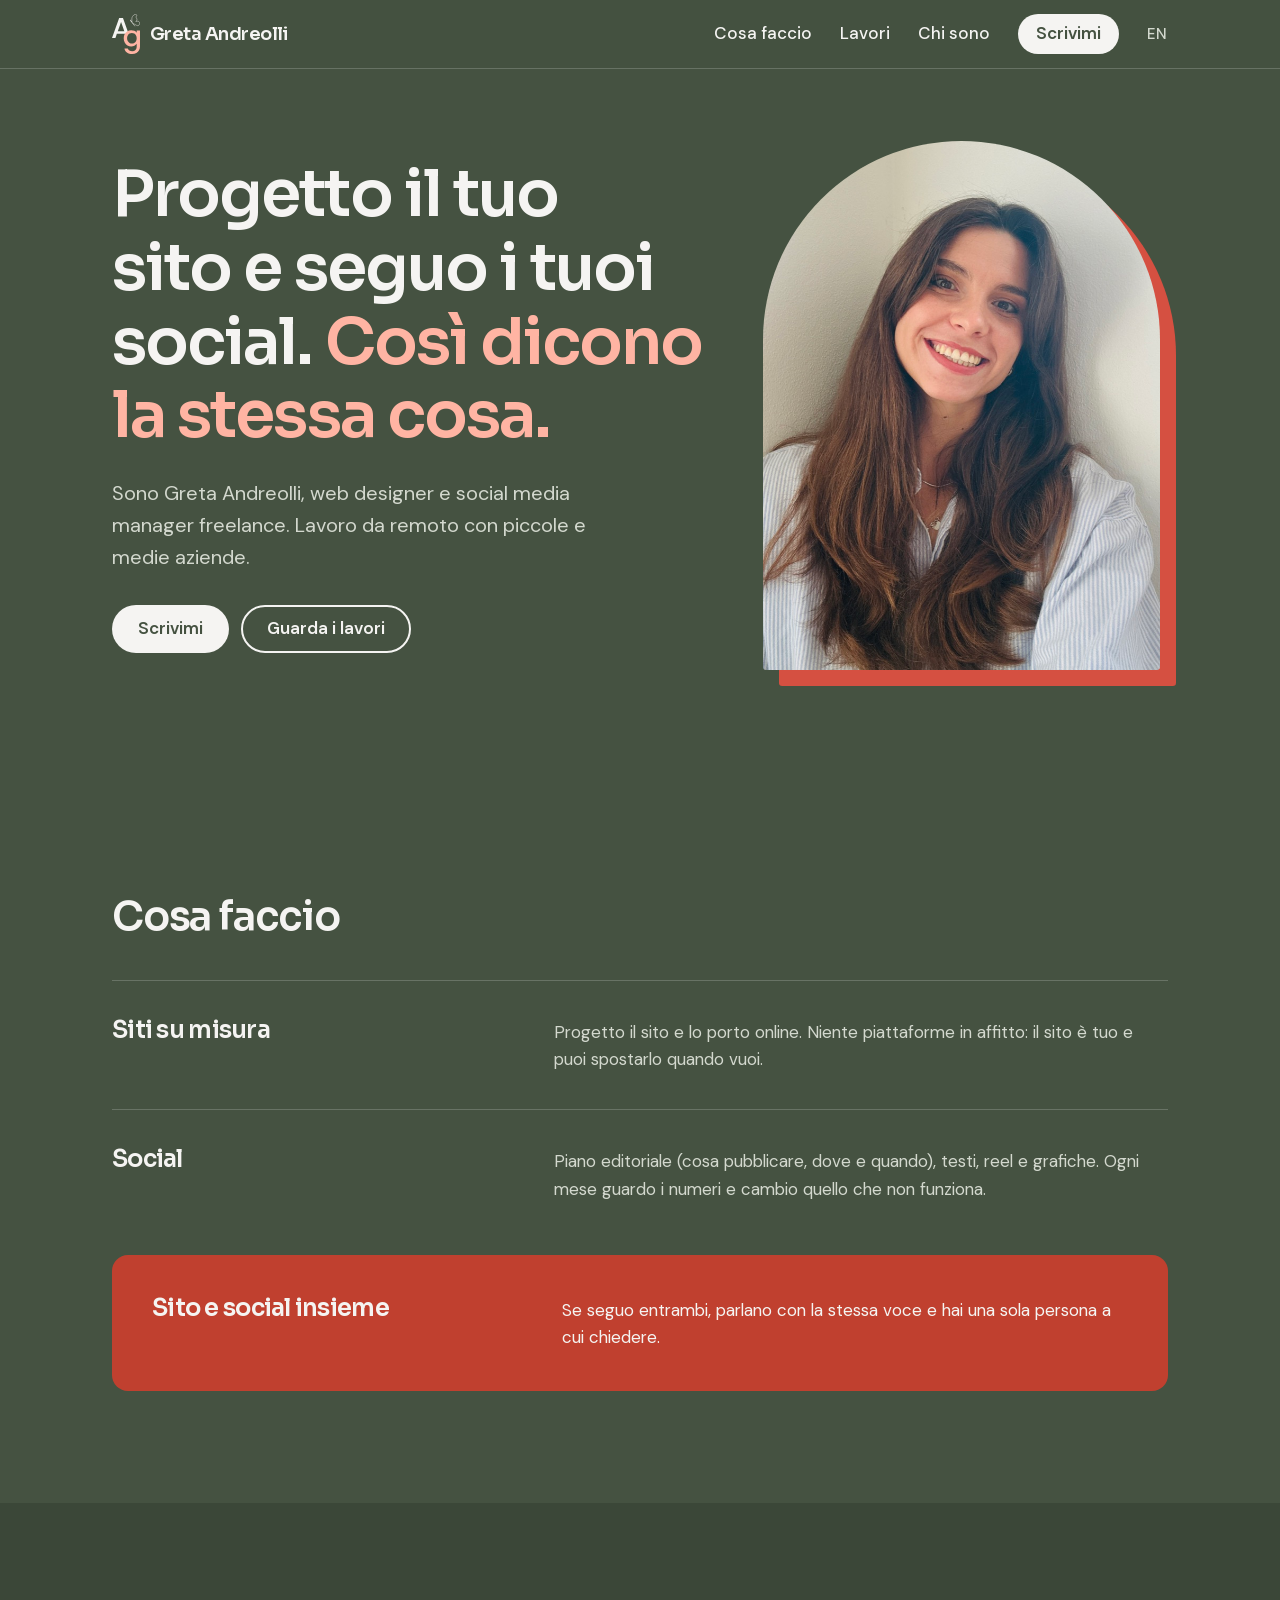
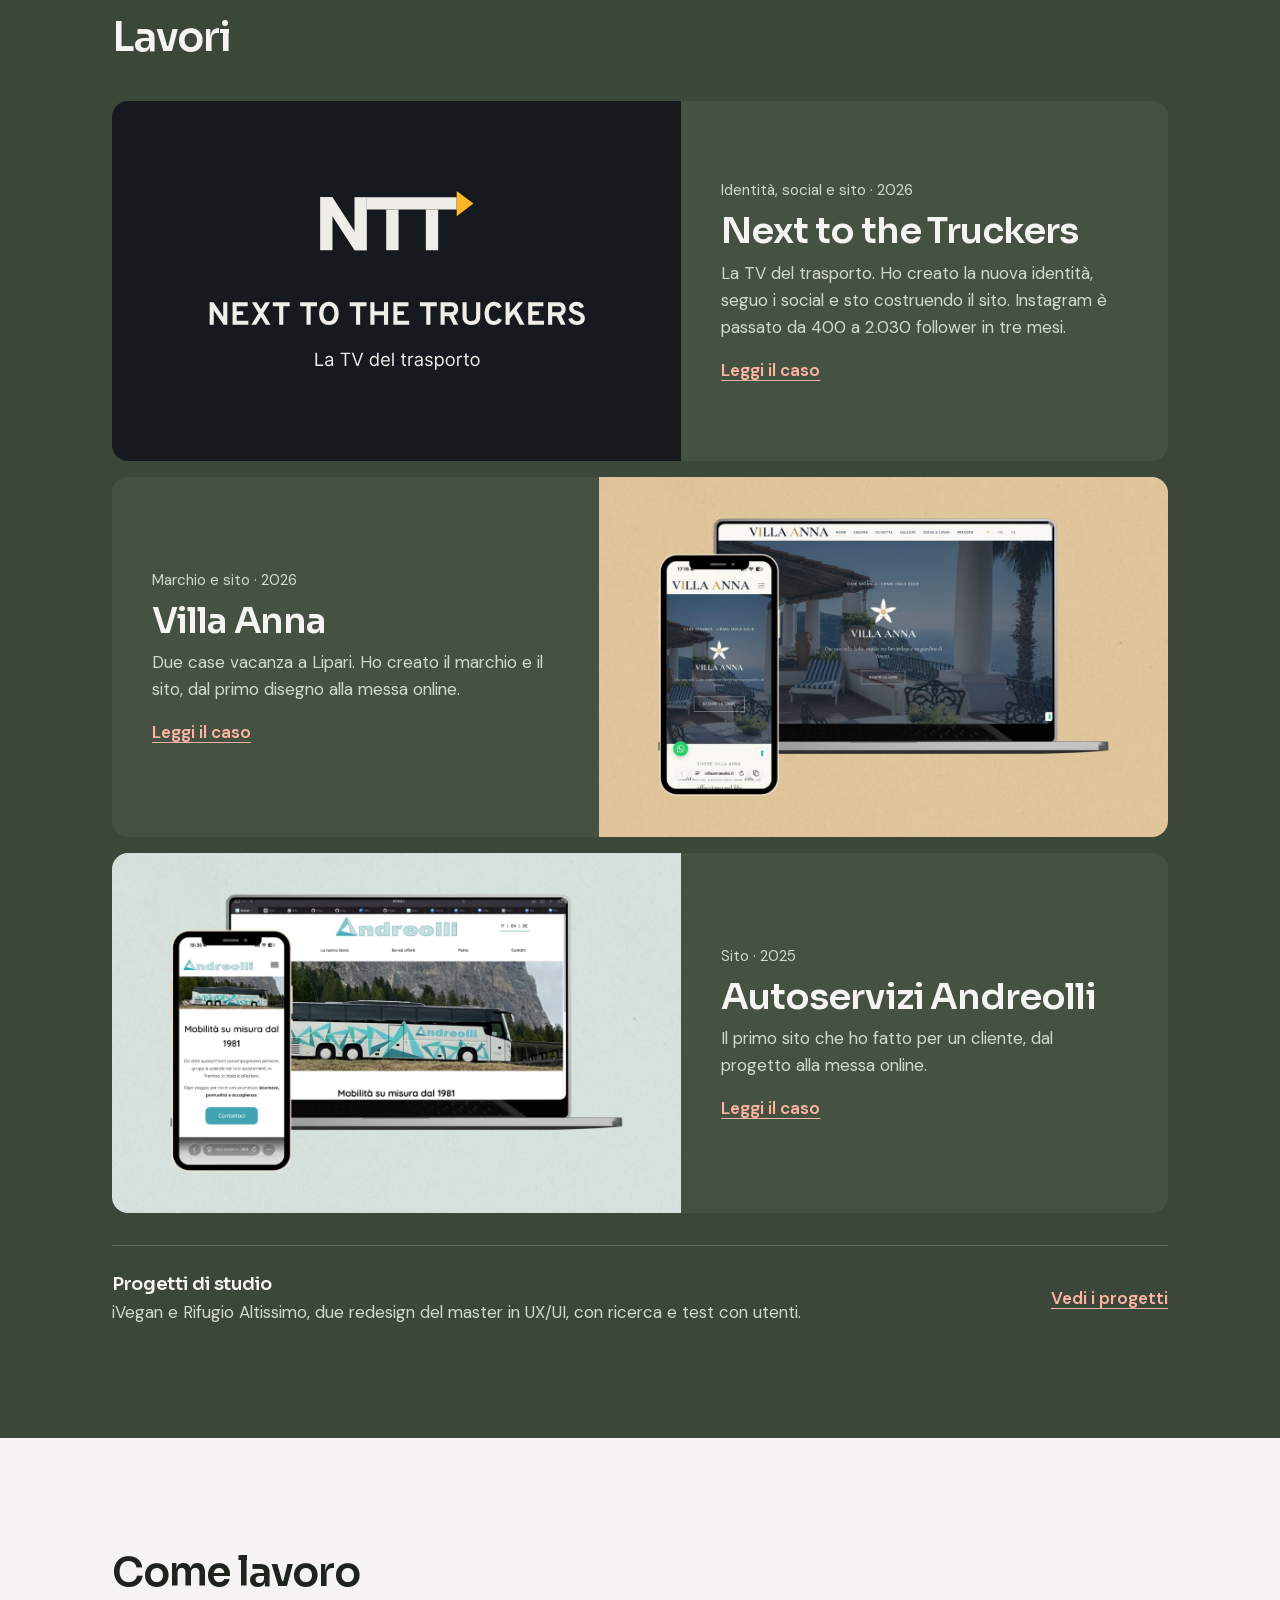
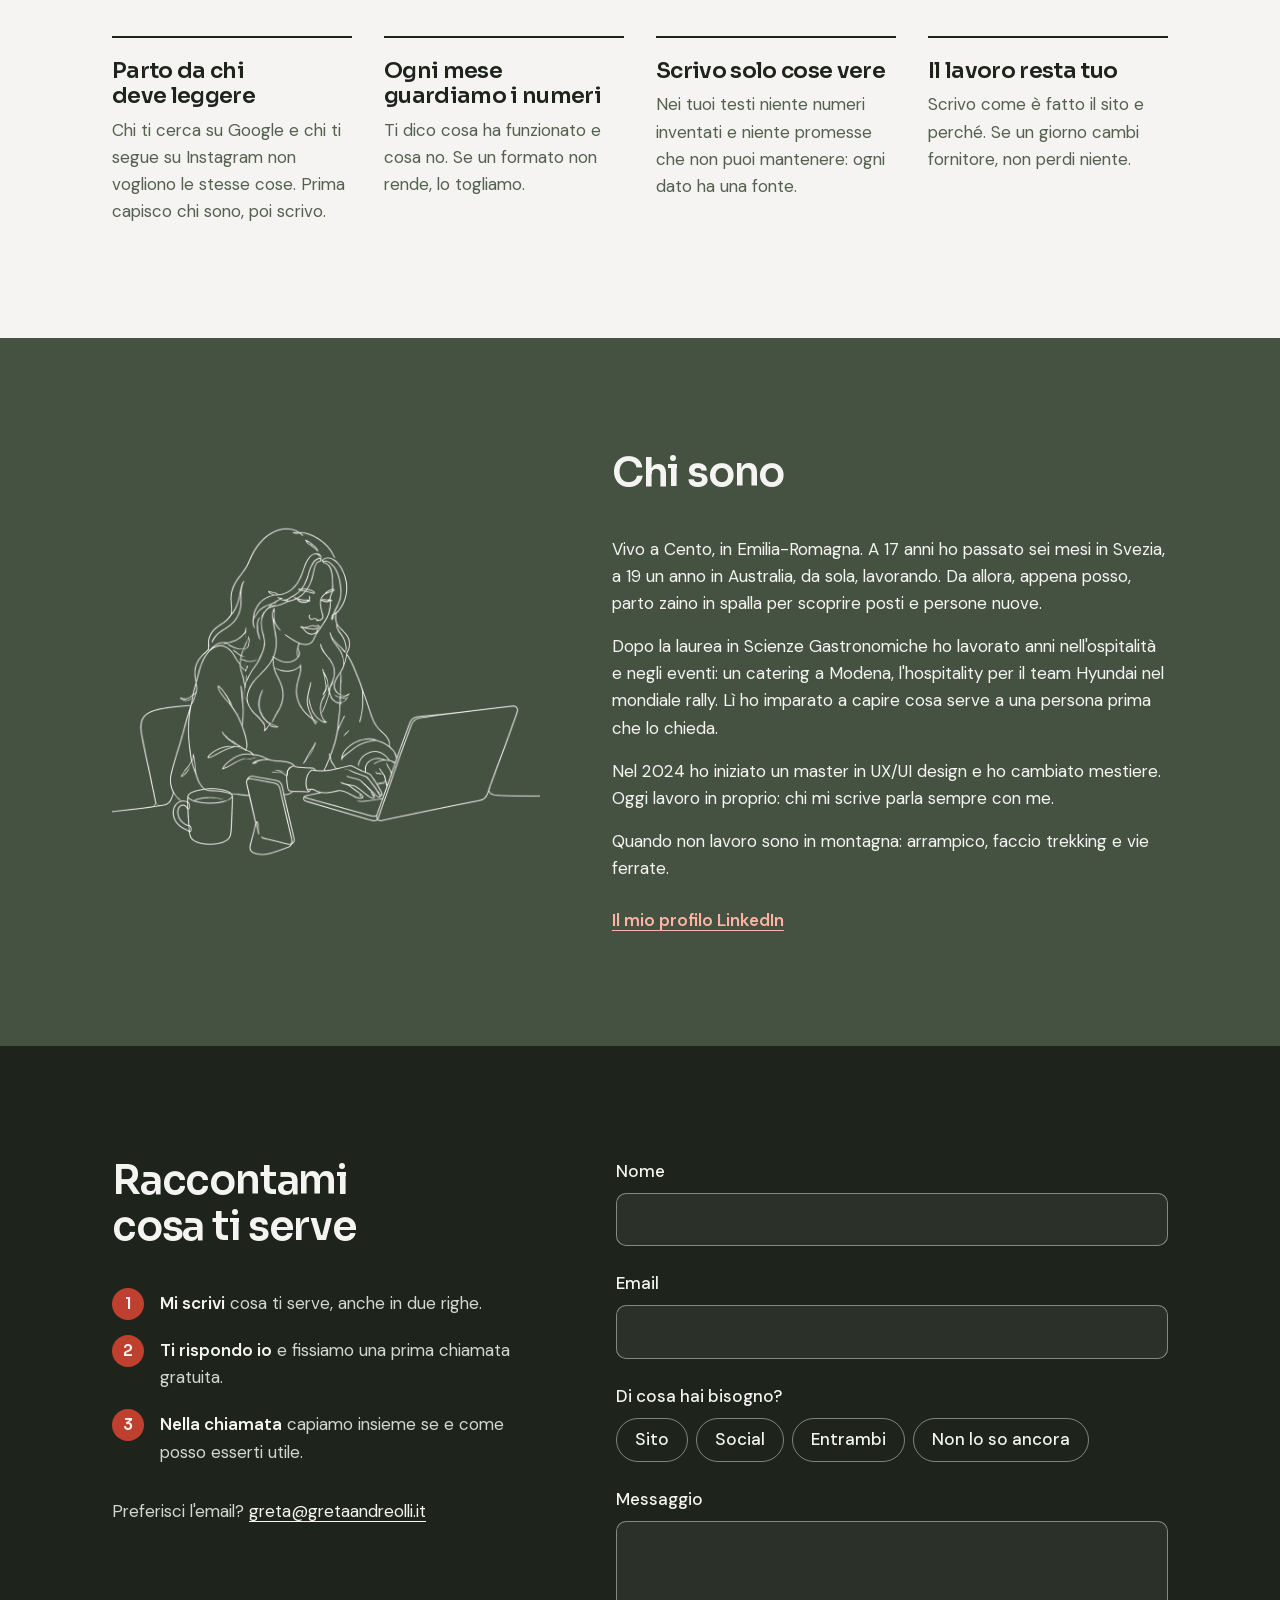
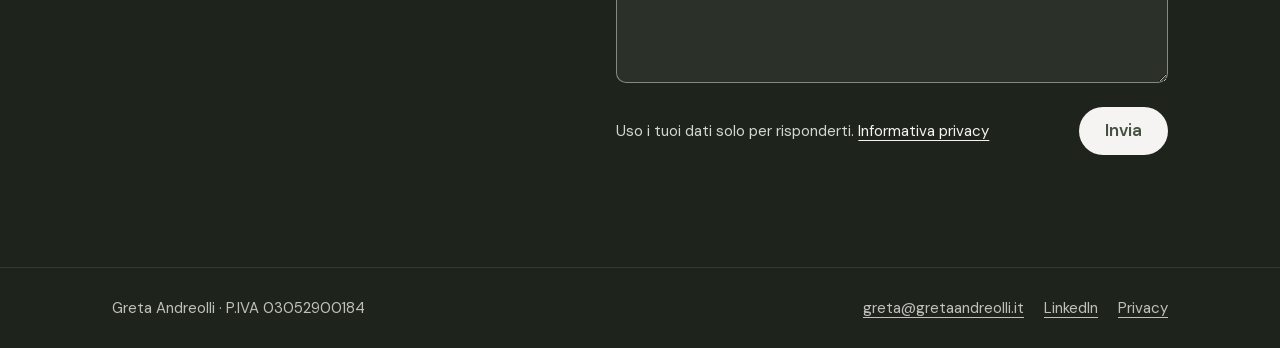
<file: index.html>
<!DOCTYPE html>
<html lang="it">
<head>
  <meta charset="UTF-8">
  <meta name="viewport" content="width=device-width, initial-scale=1.0">
  <meta name="theme-color" content="#455241">

  <title>Greta Andreolli – Web designer e social media manager</title>
  <meta name="description" content="Progetto siti su misura e seguo i social di piccole e medie aziende, da remoto. Una sola persona per sito e social.">
  <meta name="author" content="Greta Andreolli">

  <!-- Open Graph: anteprima quando il link viene condiviso (LinkedIn, WhatsApp…) -->
  <meta property="og:type" content="website">
  <meta property="og:title" content="Greta Andreolli – Web designer e social media manager">
  <meta property="og:description" content="Progetto il tuo sito e seguo i tuoi social. Così dicono la stessa cosa.">
  <meta property="og:locale" content="it_IT">
    <meta property="og:url" content="https://gretaandreolli.it/">
  <meta property="og:site_name" content="Greta Andreolli">
  <meta property="og:image" content="https://gretaandreolli.it/img/og-image.jpg">
  <meta property="og:image:width" content="1200">
  <meta property="og:image:height" content="630">
  <meta property="og:image:alt" content="Progetto il tuo sito e seguo i tuoi social. Così dicono la stessa cosa. Greta Andreolli, web designer e social media manager.">
  <meta name="twitter:card" content="summary_large_image">
  <link rel="canonical" href="https://gretaandreolli.it/">
  <link rel="alternate" hreflang="it" href="https://gretaandreolli.it/">
  <link rel="alternate" hreflang="en" href="https://gretaandreolli.it/en/">

  <link rel="stylesheet" href="css/style.css">

  <link rel="icon" href="icons/farfalla.svg" type="image/svg+xml">

  <link rel="icon" href="icons/farfalla-32.png" sizes="32x32" type="image/png">
  <link rel="icon" href="icons/farfalla-48.png" sizes="48x48" type="image/png">
  <link rel="apple-touch-icon" href="icons/farfalla-180.png">

  <script src="js/main.js" defer></script>
</head>

<body>

  <a class="skip-link" href="#main">Vai al contenuto</a>

  <!-- HEADER -->
  <header class="site-header">
    <div class="container header-inner">
      <a href="#top" class="logo" aria-label="Greta Andreolli, torna all'inizio">
        <img src="img/logo.svg" alt="" width="28" height="40">
        <span>Greta Andreolli</span>
      </a>

      <div class="header-actions">
        <!-- Su mobile "Scrivimi" resta sempre visibile accanto al menu -->
        <a href="#contatti" class="header-cta">Scrivimi</a>

        <button class="menu-toggle" aria-expanded="false" aria-controls="menu">
          <span class="sr-only">Menu</span>
          <span class="menu-toggle-bar"></span>
        </button>
      </div>

      <nav id="menu" class="menu" aria-label="Principale">
        <a href="#servizi">Cosa faccio</a>
        <a href="#lavori">Lavori</a>
        <a href="#chi-sono">Chi sono</a>
        <a href="#contatti" class="menu-cta">Scrivimi</a>
        <a href="en/index.html" class="lang" lang="en" hreflang="en">EN <span class="sr-only">English</span></a>
      </nav>
    </div>
  </header>

  <main id="main">

    <!-- APERTURA -->
    <section class="hero" id="top">
      <div class="container hero-inner">
        <div class="hero-text">
          <h1>Progetto il tuo sito e seguo i tuoi social. <em>Così dicono la stessa cosa.</em></h1>
          <p class="lead">Sono Greta Andreolli, web designer e social media manager freelance. Lavoro da remoto con piccole e medie aziende.</p>
          <div class="actions">
            <a href="#contatti" class="btn btn-primary">Scrivimi</a>
            <a href="#lavori" class="btn btn-ghost">Guarda i lavori</a>
          </div>
        </div>

        <div class="hero-photo">
          <img src="img/greta.jpg" alt="Greta Andreolli" width="750" height="1000">
        </div>
      </div>
    </section>

    <!-- COSA FACCIO -->
    <section class="section" id="servizi">
      <div class="container">
        <h2 class="section-title">Cosa faccio</h2>

        <div class="services">
          <article class="service">
            <h3>Siti su misura</h3>
            <p>Progetto il sito e lo porto online. Niente piattaforme in affitto: il sito è tuo e puoi spostarlo quando vuoi.</p>
          </article>

          <article class="service">
            <h3>Social</h3>
            <p>Piano editoriale (cosa pubblicare, dove e quando), testi, reel e grafiche. Ogni mese guardo i numeri e cambio quello che non funziona.</p>
          </article>

          <article class="service service-featured">
            <h3>Sito e social insieme</h3>
            <p>Se seguo entrambi, parlano con la stessa voce e hai una sola persona a cui chiedere.</p>
          </article>
        </div>
      </div>
    </section>

    <!-- LAVORI -->
    <section class="section section-deep" id="lavori">
      <div class="container">
        <h2 class="section-title">Lavori</h2>

        <a href="lavori/next-to-the-truckers.html" class="work work-main">
          <div class="work-media work-ntt">
            <img src="img/ntt/logo-ntt-completo.svg" alt="" width="665" height="314">
          </div>
          <div class="work-body">
            <p class="work-tag">Identità, social e sito · 2026</p>
            <h3>Next to the Truckers</h3>
            <p>La TV del trasporto. Ho creato la nuova identità, seguo i social e sto costruendo il sito. Instagram è passato da 400 a 2.030 follower in tre mesi.</p>
            <span class="work-link">Leggi il caso</span>
          </div>
        </a>

        <a href="lavori/villa-anna.html" class="work work-main work-reverse">
          <div class="work-media">
            <img src="img/villa-anna/copertina.jpg" alt="" loading="lazy" width="1400" height="788">
          </div>
          <div class="work-body">
            <p class="work-tag">Marchio e sito · 2026</p>
            <h3>Villa Anna</h3>
            <p>Due case vacanza a Lipari. Ho creato il marchio e il sito, dal primo disegno alla messa online.</p>
            <span class="work-link">Leggi il caso</span>
          </div>
        </a>

        <a href="lavori/autoservizi-andreolli.html" class="work work-main">
          <div class="work-media">
            <img src="img/autoservizi-andreolli.jpg" alt="" loading="lazy" width="1400" height="788">
          </div>
          <div class="work-body">
            <p class="work-tag">Sito · 2025</p>
            <h3>Autoservizi Andreolli</h3>
            <p>Il primo sito che ho fatto per un cliente, dal progetto alla messa online.</p>
            <span class="work-link">Leggi il caso</span>
          </div>
        </a>

        <a href="lavori/progetti-di-studio.html" class="study">
          <span class="study-text">
            <strong>Progetti di studio</strong>
            iVegan e Rifugio Altissimo, due redesign del master in UX/UI, con ricerca e test con utenti.
          </span>
          <span class="work-link">Vedi i progetti</span>
        </a>
      </div>
    </section>

    <!-- COME LAVORO: fascia chiara per spezzare il verde -->
    <section class="section section-light" id="metodo">
      <div class="container">
        <h2 class="section-title">Come lavoro</h2>

        <ul class="method">
          <li>
            <h3>Parto da chi deve leggere</h3>
            <p>Chi ti cerca su Google e chi ti segue su Instagram non vogliono le stesse cose. Prima capisco chi sono, poi scrivo.</p>
          </li>
          <li>
            <h3>Ogni mese guardiamo i numeri</h3>
            <p>Ti dico cosa ha funzionato e cosa no. Se un formato non rende, lo togliamo.</p>
          </li>
          <li>
            <h3>Scrivo solo cose vere</h3>
            <p>Nei tuoi testi niente numeri inventati e niente promesse che non puoi mantenere: ogni dato ha una fonte.</p>
          </li>
          <li>
            <h3>Il lavoro resta tuo</h3>
            <p>Scrivo come è fatto il sito e perché. Se un giorno cambi fornitore, non perdi niente.</p>
          </li>
        </ul>
      </div>
    </section>

    <!-- CHI SONO -->
    <section class="section" id="chi-sono">
      <div class="container about">
        <div class="about-illustration">
          <img src="img/illustrazione-linea.png" alt="Disegno a linea di Greta al computer" loading="lazy" width="900" height="726">
        </div>
        <div class="about-text">
          <h2 class="section-title">Chi sono</h2>
          <p>Vivo a Cento, in Emilia-Romagna. A 17 anni ho passato sei mesi in Svezia, a 19 un anno in Australia, da sola, lavorando. Da allora, appena posso, parto zaino in spalla per scoprire posti e persone nuove.</p>
          <p>Dopo la laurea in Scienze Gastronomiche ho lavorato anni nell'ospitalità e negli eventi: un catering a Modena, l'hospitality per il team Hyundai nel mondiale rally. Lì ho imparato a capire cosa serve a una persona prima che lo chieda.</p>
          <p>Nel 2024 ho iniziato un master in UX/UI design e ho cambiato mestiere. Oggi lavoro in proprio: chi mi scrive parla sempre con me.</p>
          <p>Quando non lavoro sono in montagna: arrampico, faccio trekking e vie ferrate.</p>
          <a href="https://www.linkedin.com/in/gretaandreolli/" class="text-link" target="_blank" rel="noopener">Il mio profilo LinkedIn</a>
        </div>
      </div>
    </section>

    <!-- CONTATTI -->
    <section class="section section-dark" id="contatti">
      <div class="container contact">
        <div class="contact-intro">
          <h2 class="section-title">Raccontami cosa ti serve</h2>

          <ol class="next-steps">
            <li><strong>Mi scrivi</strong> cosa ti serve, anche in due righe.</li>
            <li><strong>Ti rispondo io</strong> e fissiamo una prima chiamata gratuita.</li>
            <li><strong>Nella chiamata</strong> capiamo insieme se e come posso esserti utile.</li>
          </ol>

          <p class="contact-mail">Preferisci l'email? <a href="mailto:greta@gretaandreolli.it">greta@gretaandreolli.it</a></p>
        </div>

        <form class="contact-form" action="https://formspree.io/f/mjkpnpzz" method="POST">
          <div class="field">
            <label for="nome">Nome</label>
            <input type="text" id="nome" name="nome" autocomplete="name" required>
          </div>

          <div class="field">
            <label for="email">Email</label>
            <input type="email" id="email" name="email" autocomplete="email" required>
          </div>

          <fieldset class="field">
            <legend>Di cosa hai bisogno?</legend>
            <div class="chips">
              <label class="chip"><input type="radio" name="bisogno" value="Sito" required><span>Sito</span></label>
              <label class="chip"><input type="radio" name="bisogno" value="Social"><span>Social</span></label>
              <label class="chip"><input type="radio" name="bisogno" value="Entrambi"><span>Entrambi</span></label>
              <label class="chip"><input type="radio" name="bisogno" value="Non lo so ancora"><span>Non lo so ancora</span></label>
            </div>
          </fieldset>

          <div class="field">
            <label for="messaggio">Messaggio</label>
            <textarea id="messaggio" name="messaggio" rows="5" required></textarea>
          </div>

          <div class="form-submit">
            <p class="form-privacy">Uso i tuoi dati solo per risponderti. <a href="privacy.html">Informativa privacy</a></p>
            <button type="submit" class="btn btn-primary"><span class="btn-label">Invia</span></button>
          </div>
          <p class="form-status" role="status" aria-live="polite"></p>
        </form>
      </div>
    </section>

  </main>

  <footer class="site-footer">
    <div class="container footer-inner">
      <p>Greta Andreolli · P.IVA 03052900184</p>
      <p class="footer-links">
        <a href="mailto:greta@gretaandreolli.it">greta@gretaandreolli.it</a>
        <a href="https://www.linkedin.com/in/gretaandreolli/" target="_blank" rel="noopener">LinkedIn</a>
        <a href="privacy.html">Privacy</a>
      </p>
    </div>
  </footer>

</body>
</html>
</file>
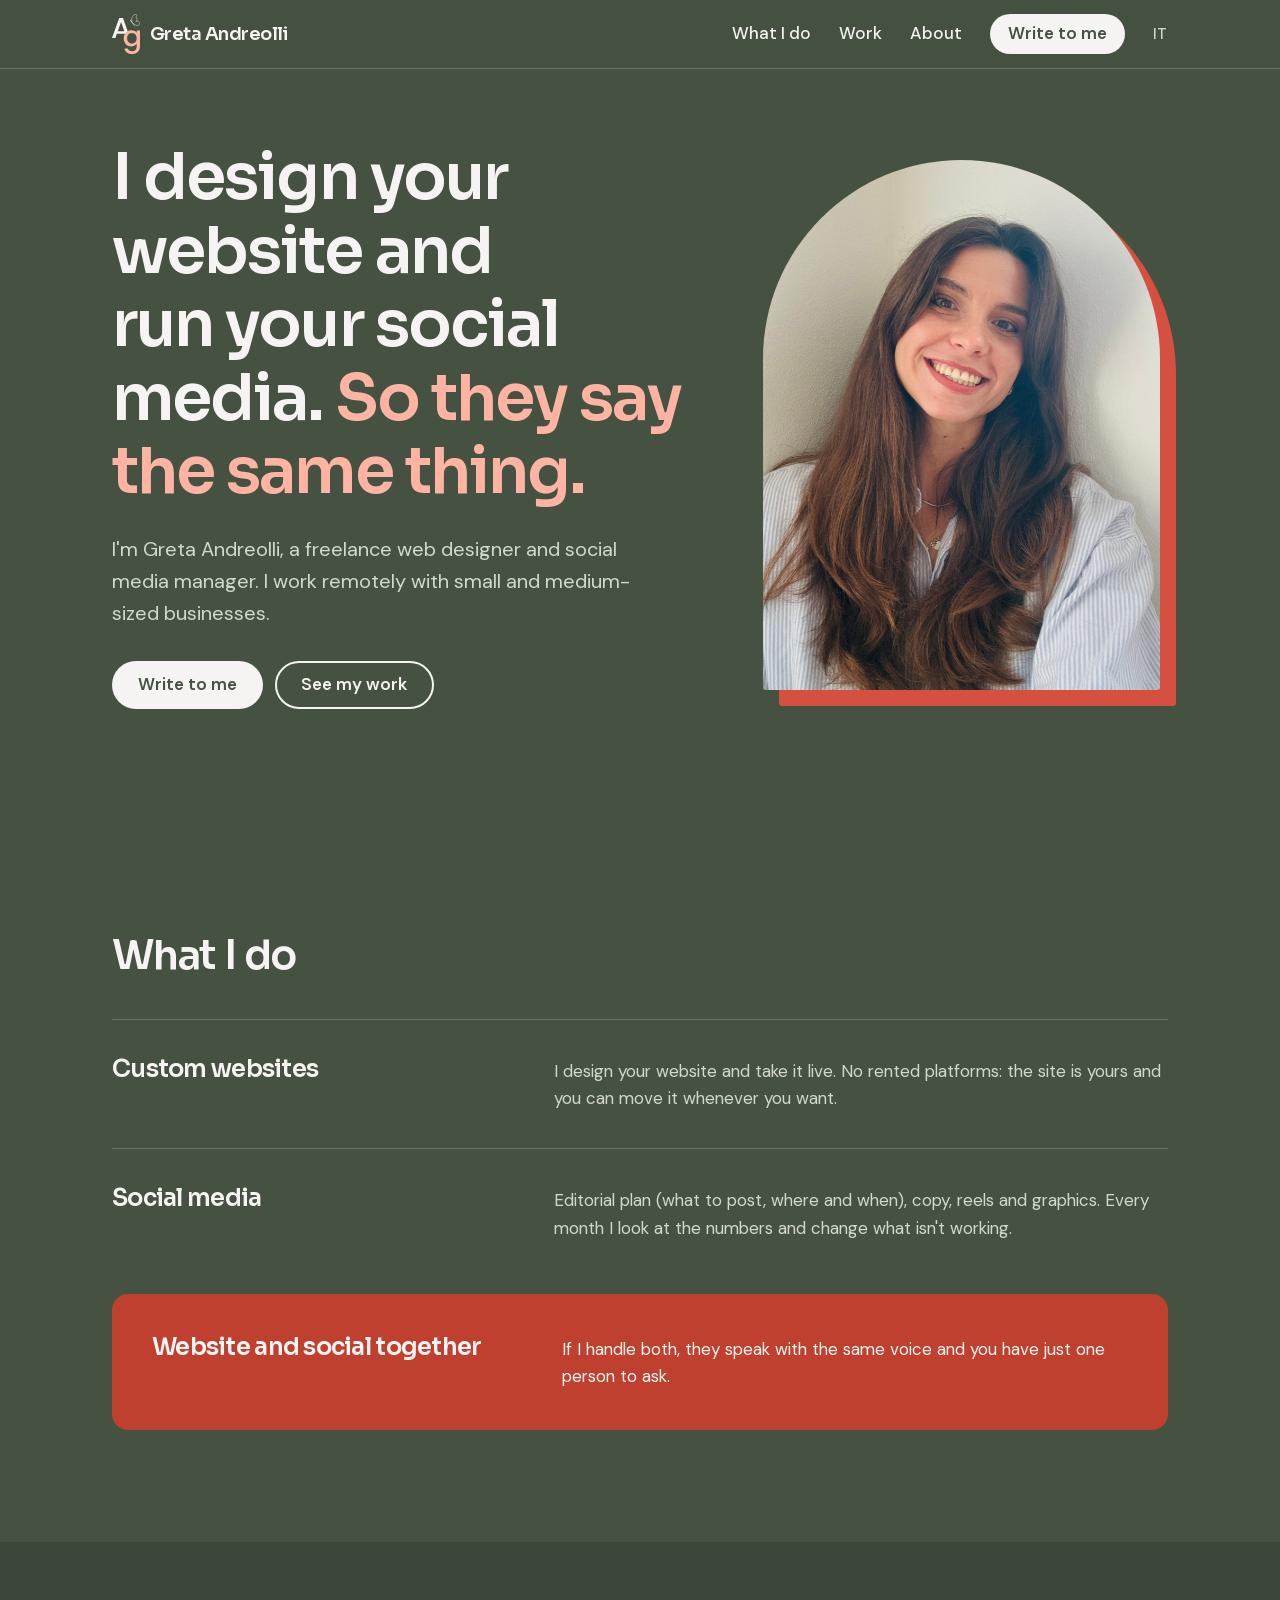
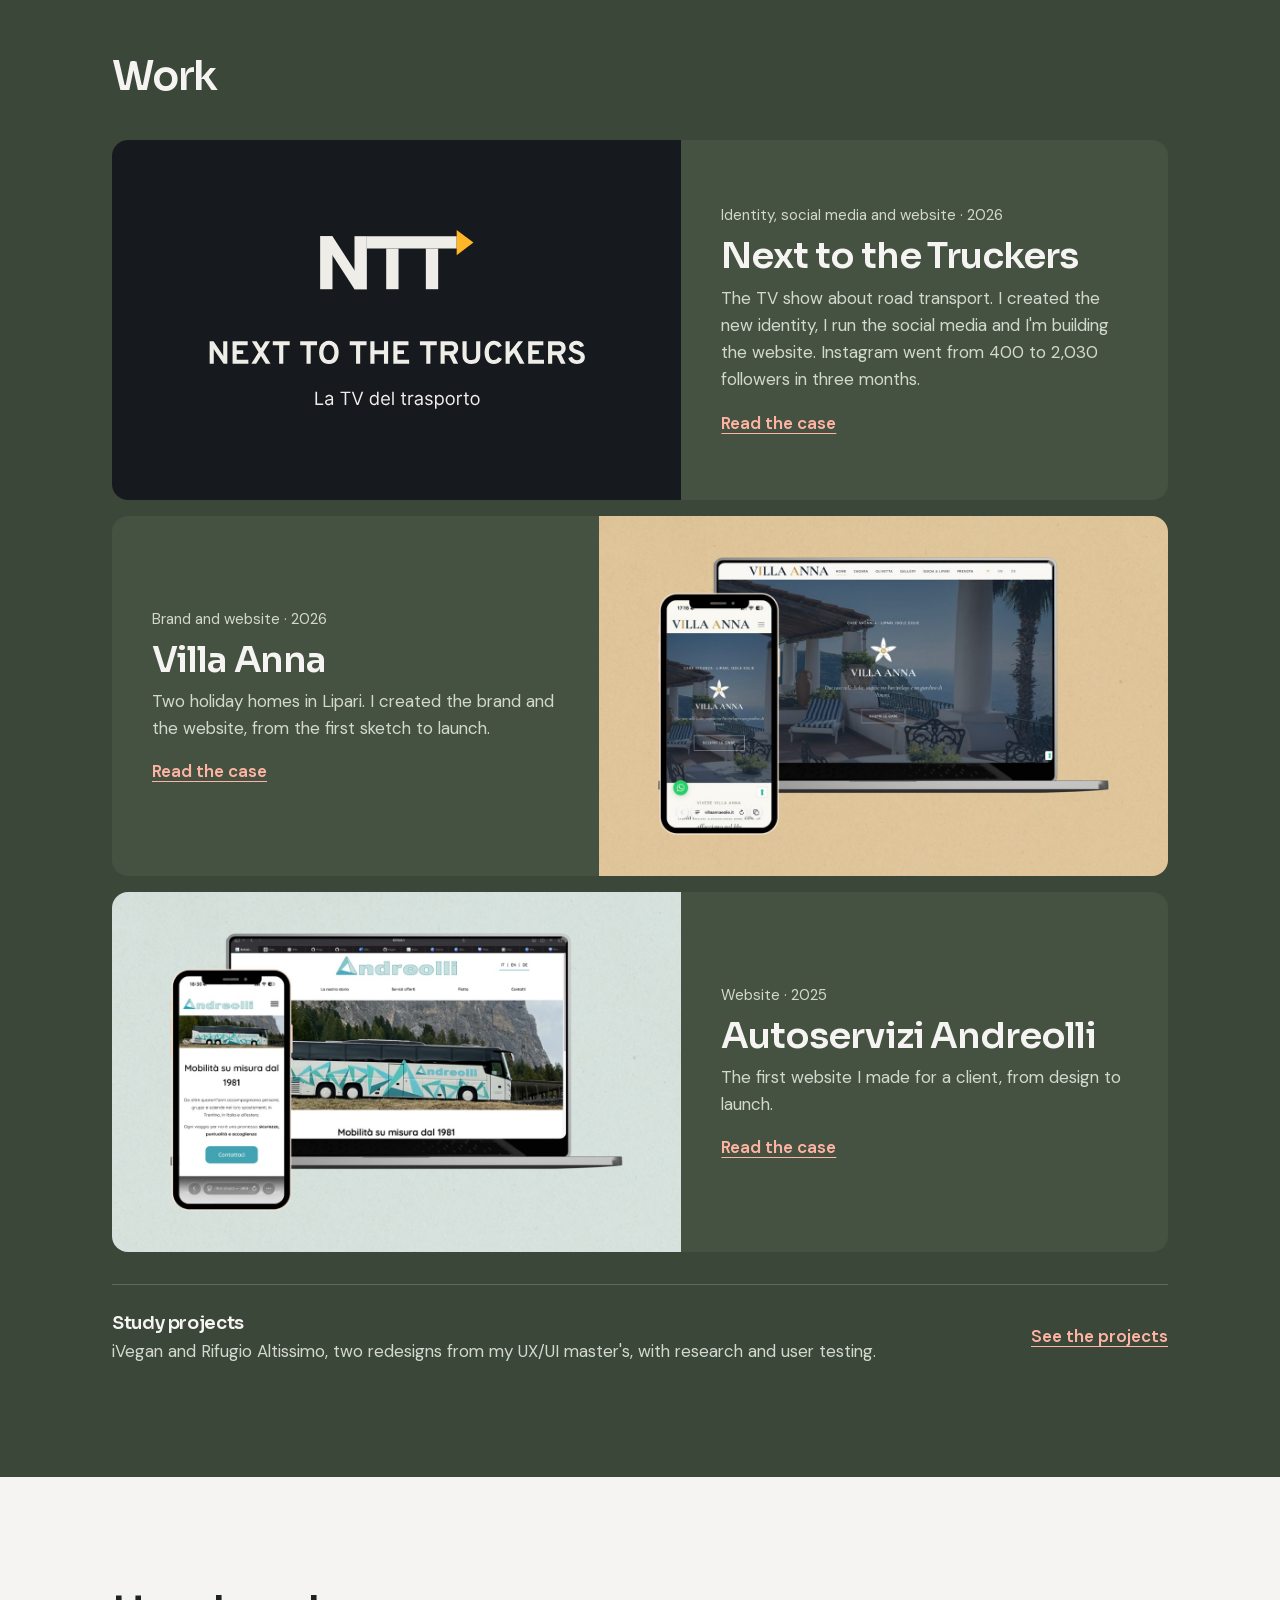
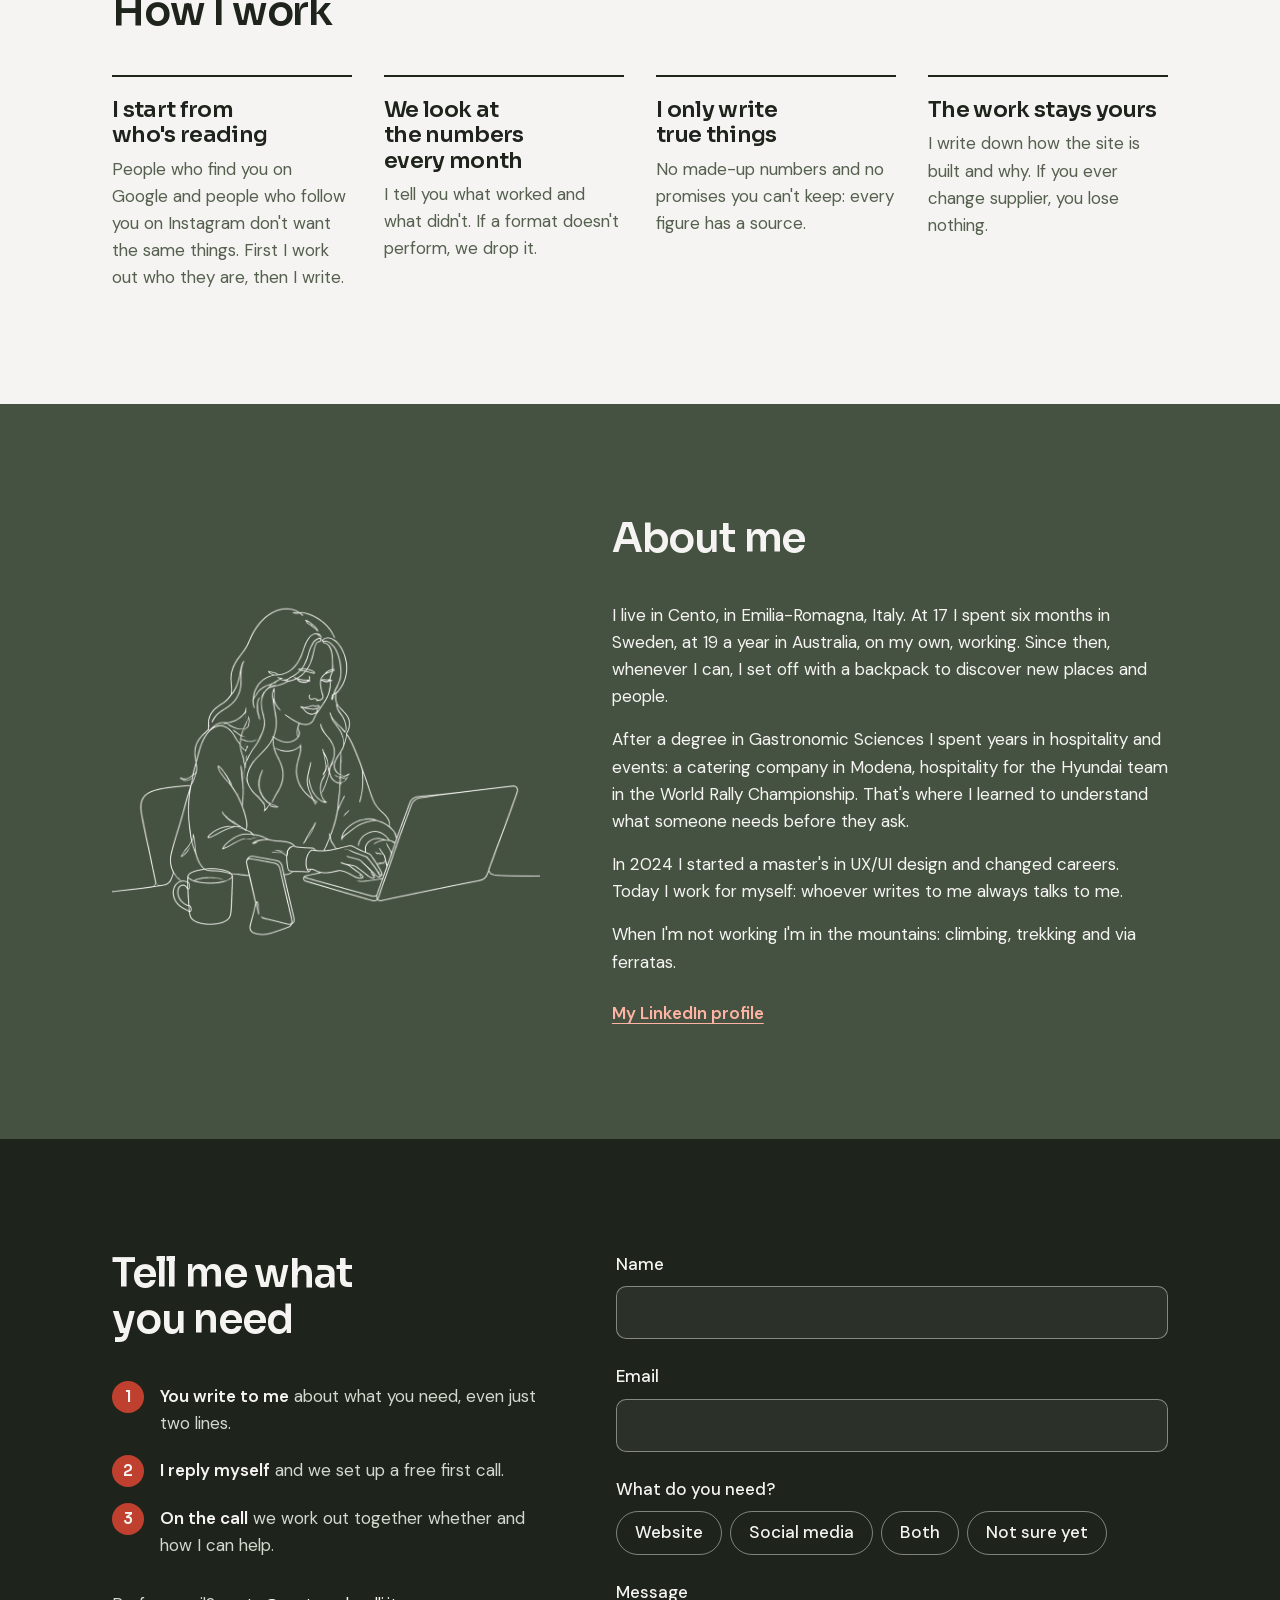
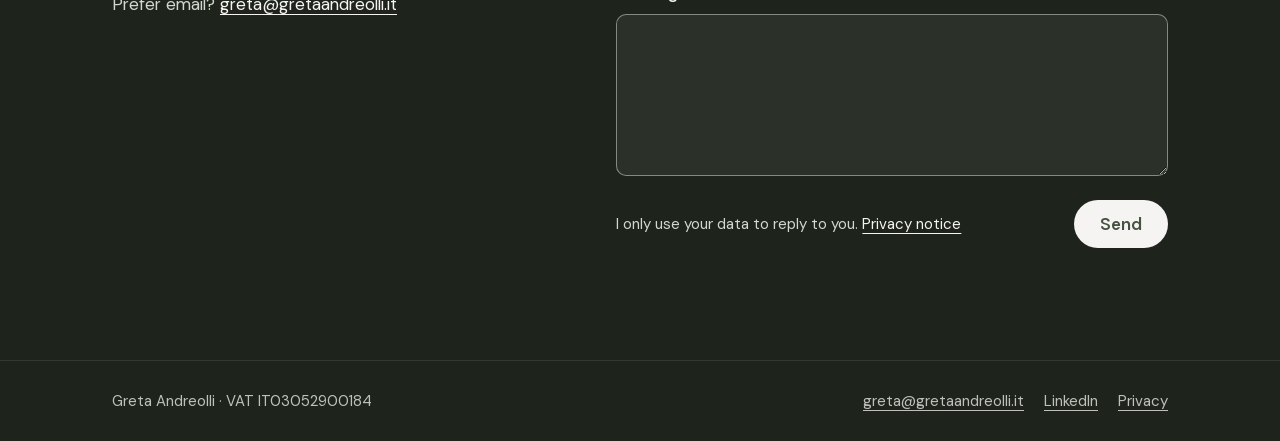
<file: en/index.html>
<!DOCTYPE html>
<html lang="en">
<head>
  <meta charset="UTF-8">
  <meta name="viewport" content="width=device-width, initial-scale=1.0">
  <meta name="theme-color" content="#455241">

  <title>Greta Andreolli – Web designer and social media manager</title>
  <meta name="description" content="I design custom websites and run social media for small and medium-sized businesses, remotely. One person for your website and your social channels.">
  <meta name="author" content="Greta Andreolli">

  <!-- Open Graph: anteprima quando il link viene condiviso (LinkedIn, WhatsApp…) -->
  <meta property="og:type" content="website">
  <meta property="og:title" content="Greta Andreolli – Web designer and social media manager">
  <meta property="og:description" content="I design your website and run your social media. So they say the same thing.">
  <meta property="og:locale" content="en_GB">
    <meta property="og:url" content="https://gretaandreolli.it/en/">
  <meta property="og:site_name" content="Greta Andreolli">
  <meta property="og:image" content="https://gretaandreolli.it/img/og-image-en.jpg">
  <meta property="og:image:width" content="1200">
  <meta property="og:image:height" content="630">
  <meta property="og:image:alt" content="I design your website and run your social media. So they say the same thing. Greta Andreolli, web designer and social media manager.">
  <meta name="twitter:card" content="summary_large_image">
  <link rel="canonical" href="https://gretaandreolli.it/en/">
  <link rel="alternate" hreflang="it" href="https://gretaandreolli.it/">
  <link rel="alternate" hreflang="en" href="https://gretaandreolli.it/en/">

  <link rel="stylesheet" href="../css/style.css">

  <link rel="icon" href="../icons/farfalla.svg" type="image/svg+xml">
  <link rel="icon" href="../icons/farfalla-32.png" sizes="32x32" type="image/png">
  <link rel="icon" href="../icons/farfalla-48.png" sizes="48x48" type="image/png">
  <link rel="apple-touch-icon" href="../icons/farfalla-180.png">

  <script src="../js/main.js" defer></script>
</head>

<body>

  <a class="skip-link" href="#main">Skip to content</a>

  <!-- HEADER -->
  <header class="site-header">
    <div class="container header-inner">
      <a href="#top" class="logo" aria-label="Greta Andreolli, back to top">
        <img src="../img/logo.svg" alt="" width="28" height="40">
        <span>Greta Andreolli</span>
      </a>

      <div class="header-actions">
        <a href="#contact" class="header-cta">Write to me</a>

        <button class="menu-toggle" aria-expanded="false" aria-controls="menu">
          <span class="sr-only">Menu</span>
          <span class="menu-toggle-bar"></span>
        </button>
      </div>

      <nav id="menu" class="menu" aria-label="Main">
        <a href="#services">What I do</a>
        <a href="#work">Work</a>
        <a href="#about">About</a>
        <a href="#contact" class="menu-cta">Write to me</a>
        <a href="../index.html" class="lang" lang="it" hreflang="it">IT <span class="sr-only">Italiano</span></a>
      </nav>
    </div>
  </header>

  <main id="main">

    <!-- APERTURA -->
    <section class="hero" id="top">
      <div class="container hero-inner">
        <div class="hero-text">
          <h1>I design your website and run your social media. <em>So they say the same thing.</em></h1>
          <p class="lead">I'm Greta Andreolli, a freelance web designer and social media manager. I work remotely with small and medium-sized businesses.</p>
          <div class="actions">
            <a href="#contact" class="btn btn-primary">Write to me</a>
            <a href="#work" class="btn btn-ghost">See my work</a>
          </div>
        </div>

        <div class="hero-photo">
          <img src="../img/greta.jpg" alt="Greta Andreolli" width="750" height="1000">
        </div>
      </div>
    </section>

    <!-- COSA FACCIO -->
    <section class="section" id="services">
      <div class="container">
        <h2 class="section-title">What I do</h2>

        <div class="services">
          <article class="service">
            <h3>Custom websites</h3>
            <p>I design your website and take it live. No rented platforms: the site is yours and you can move it whenever you want.</p>
          </article>

          <article class="service">
            <h3>Social media</h3>
            <p>Editorial plan (what to post, where and when), copy, reels and graphics. Every month I look at the numbers and change what isn't working.</p>
          </article>

          <article class="service service-featured">
            <h3>Website and social together</h3>
            <p>If I handle both, they speak with the same voice and you have just one person to ask.</p>
          </article>
        </div>
      </div>
    </section>

    <!-- LAVORI -->
    <section class="section section-deep" id="work">
      <div class="container">
        <h2 class="section-title">Work</h2>

        <a href="lavori/next-to-the-truckers.html" class="work work-main">
          <div class="work-media work-ntt">
            <img src="../img/ntt/logo-ntt-completo.svg" alt="" width="665" height="314">
          </div>
          <div class="work-body">
            <p class="work-tag">Identity, social media and website · 2026</p>
            <h3>Next to the Truckers</h3>
            <p>The TV show about road transport. I created the new identity, I run the social media and I'm building the website. Instagram went from 400 to 2,030 followers in three months.</p>
            <span class="work-link">Read the case</span>
          </div>
        </a>

        <a href="lavori/villa-anna.html" class="work work-main work-reverse">
          <div class="work-media">
            <img src="../img/villa-anna/copertina.jpg" alt="" loading="lazy" width="1400" height="788">
          </div>
          <div class="work-body">
            <p class="work-tag">Brand and website · 2026</p>
            <h3>Villa Anna</h3>
            <p>Two holiday homes in Lipari. I created the brand and the website, from the first sketch to launch.</p>
            <span class="work-link">Read the case</span>
          </div>
        </a>

        <a href="lavori/autoservizi-andreolli.html" class="work work-main">
          <div class="work-media">
            <img src="../img/autoservizi-andreolli.jpg" alt="" loading="lazy" width="1400" height="788">
          </div>
          <div class="work-body">
            <p class="work-tag">Website · 2025</p>
            <h3>Autoservizi Andreolli</h3>
            <p>The first website I made for a client, from design to launch.</p>
            <span class="work-link">Read the case</span>
          </div>
        </a>

        <a href="lavori/progetti-di-studio.html" class="study">
          <span class="study-text">
            <strong>Study projects</strong>
            iVegan and Rifugio Altissimo, two redesigns from my UX/UI master's, with research and user testing.
          </span>
          <span class="work-link">See the projects</span>
        </a>
      </div>
    </section>

    <!-- COME LAVORO -->
    <section class="section section-light" id="method">
      <div class="container">
        <h2 class="section-title">How I work</h2>

        <ul class="method">
          <li>
            <h3>I start from who's reading</h3>
            <p>People who find you on Google and people who follow you on Instagram don't want the same things. First I work out who they are, then I write.</p>
          </li>
          <li>
            <h3>We look at the numbers every month</h3>
            <p>I tell you what worked and what didn't. If a format doesn't perform, we drop it.</p>
          </li>
          <li>
            <h3>I only write true things</h3>
            <p>No made-up numbers and no promises you can't keep: every figure has a source.</p>
          </li>
          <li>
            <h3>The work stays yours</h3>
            <p>I write down how the site is built and why. If you ever change supplier, you lose nothing.</p>
          </li>
        </ul>
      </div>
    </section>

    <!-- CHI SONO -->
    <section class="section" id="about">
      <div class="container about">
        <div class="about-illustration">
          <img src="../img/illustrazione-linea.png" alt="Line drawing of Greta at her laptop" loading="lazy" width="900" height="726">
        </div>
        <div class="about-text">
          <h2 class="section-title">About me</h2>
          <p>I live in Cento, in Emilia-Romagna, Italy. At 17 I spent six months in Sweden, at 19 a year in Australia, on my own, working. Since then, whenever I can, I set off with a backpack to discover new places and people.</p>
          <p>After a degree in Gastronomic Sciences I spent years in hospitality and events: a catering company in Modena, hospitality for the Hyundai team in the World Rally Championship. That's where I learned to understand what someone needs before they ask.</p>
          <p>In 2024 I started a master's in UX/UI design and changed careers. Today I work for myself: whoever writes to me always talks to me.</p>
          <p>When I'm not working I'm in the mountains: climbing, trekking and via ferratas.</p>
          <a href="https://www.linkedin.com/in/gretaandreolli/" class="text-link" target="_blank" rel="noopener">My LinkedIn profile</a>
        </div>
      </div>
    </section>

    <!-- CONTATTI -->
    <section class="section section-dark" id="contact">
      <div class="container contact">
        <div class="contact-intro">
          <h2 class="section-title">Tell me what you need</h2>

          <ol class="next-steps">
            <li><strong>You write to me</strong> about what you need, even just two lines.</li>
            <li><strong>I reply myself</strong> and we set up a free first call.</li>
            <li><strong>On the call</strong> we work out together whether and how I can help.</li>
          </ol>

          <p class="contact-mail">Prefer email? <a href="mailto:greta@gretaandreolli.it">greta@gretaandreolli.it</a></p>
        </div>

        <form class="contact-form" action="https://formspree.io/f/mjkpnpzz" method="POST">
          <input type="hidden" name="lingua" value="EN">

          <div class="field">
            <label for="nome">Name</label>
            <input type="text" id="nome" name="nome" autocomplete="name" required>
          </div>

          <div class="field">
            <label for="email">Email</label>
            <input type="email" id="email" name="email" autocomplete="email" required>
          </div>

          <fieldset class="field">
            <legend>What do you need?</legend>
            <div class="chips">
              <label class="chip"><input type="radio" name="bisogno" value="Website" required><span>Website</span></label>
              <label class="chip"><input type="radio" name="bisogno" value="Social media"><span>Social media</span></label>
              <label class="chip"><input type="radio" name="bisogno" value="Both"><span>Both</span></label>
              <label class="chip"><input type="radio" name="bisogno" value="Not sure yet"><span>Not sure yet</span></label>
            </div>
          </fieldset>

          <div class="field">
            <label for="messaggio">Message</label>
            <textarea id="messaggio" name="messaggio" rows="5" required></textarea>
          </div>

          <div class="form-submit">
            <p class="form-privacy">I only use your data to reply to you. <a href="privacy.html">Privacy notice</a></p>
            <button type="submit" class="btn btn-primary"><span class="btn-label">Send</span></button>
          </div>
          <p class="form-status" role="status" aria-live="polite"></p>
        </form>
      </div>
    </section>

  </main>

  <footer class="site-footer">
    <div class="container footer-inner">
      <p>Greta Andreolli · VAT IT03052900184</p>
      <p class="footer-links">
        <a href="mailto:greta@gretaandreolli.it">greta@gretaandreolli.it</a>
        <a href="https://www.linkedin.com/in/gretaandreolli/" target="_blank" rel="noopener">LinkedIn</a>
        <a href="privacy.html">Privacy</a>
      </p>
    </div>
  </footer>

</body>
</html>
</file>
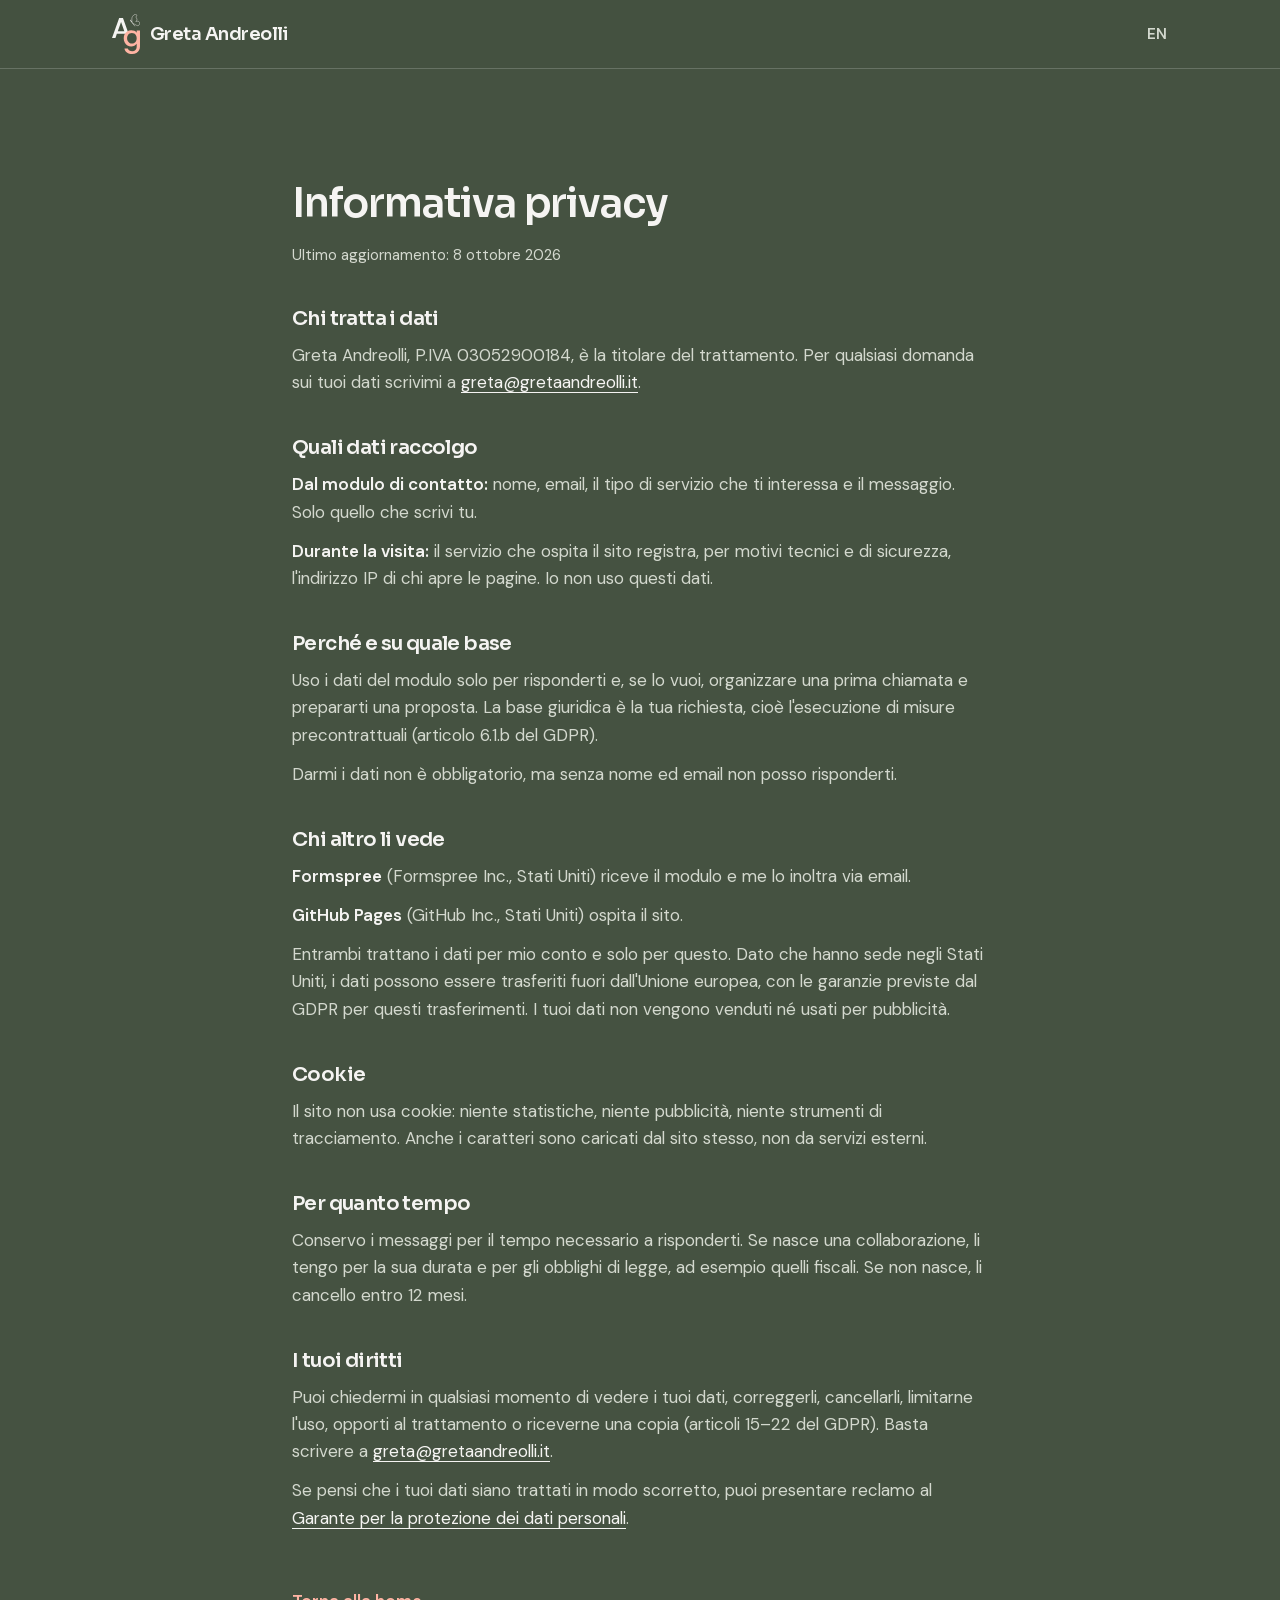
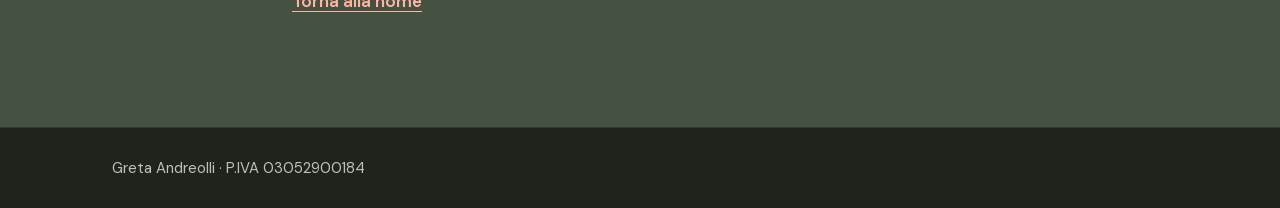
<file: privacy.html>
<!DOCTYPE html>
<html lang="it">
<head>
  <meta charset="UTF-8">
  <meta name="viewport" content="width=device-width, initial-scale=1.0">
  <meta name="theme-color" content="#455241">
  <meta name="robots" content="noindex">

  <title>Informativa privacy – Greta Andreolli</title>

  <link rel="stylesheet" href="css/style.css">
  <link rel="icon" href="icons/farfalla.svg" type="image/svg+xml">
  <link rel="icon" href="icons/farfalla-32.png" sizes="32x32" type="image/png">
</head>

<!--
  Descrive solo ciò che il sito fa oggi: modulo di contatto via Formspree,
  hosting su GitHub Pages, caratteri caricati dal sito stesso.
  Niente statistiche, niente cookie. Se si aggiungono servizi
  (statistiche, video incorporati, un altro hosting col dominio) va aggiornata.
-->

<body>

  <header class="site-header">
    <div class="container header-inner">
      <a href="index.html" class="logo" aria-label="Greta Andreolli, torna alla home">
        <img src="img/logo.svg" alt="" width="28" height="40">
        <span>Greta Andreolli</span>
      </a>
      <a href="en/privacy.html" class="lang" lang="en" hreflang="en">EN <span class="sr-only">English</span></a>
    </div>
  </header>

  <main class="section legal">
    <div class="container">
      <h1 class="section-title">Informativa privacy</h1>

      <p class="legal-updated">Ultimo aggiornamento: 8 ottobre 2026</p>

      <h2>Chi tratta i dati</h2>
      <p>Greta Andreolli, P.IVA 03052900184, è la titolare del trattamento. Per qualsiasi domanda sui tuoi dati scrivimi a <a href="mailto:greta@gretaandreolli.it">greta@gretaandreolli.it</a>.</p>

      <h2>Quali dati raccolgo</h2>
      <p><strong>Dal modulo di contatto:</strong> nome, email, il tipo di servizio che ti interessa e il messaggio. Solo quello che scrivi tu.</p>
      <p><strong>Durante la visita:</strong> il servizio che ospita il sito registra, per motivi tecnici e di sicurezza, l'indirizzo IP di chi apre le pagine. Io non uso questi dati.</p>

      <h2>Perché e su quale base</h2>
      <p>Uso i dati del modulo solo per risponderti e, se lo vuoi, organizzare una prima chiamata e prepararti una proposta. La base giuridica è la tua richiesta, cioè l'esecuzione di misure precontrattuali (articolo 6.1.b del GDPR).</p>
      <p>Darmi i dati non è obbligatorio, ma senza nome ed email non posso risponderti.</p>

      <h2>Chi altro li vede</h2>
      <p><strong>Formspree</strong> (Formspree Inc., Stati Uniti) riceve il modulo e me lo inoltra via email.</p>
      <p><strong>GitHub Pages</strong> (GitHub Inc., Stati Uniti) ospita il sito.</p>
      <p>Entrambi trattano i dati per mio conto e solo per questo. Dato che hanno sede negli Stati Uniti, i dati possono essere trasferiti fuori dall'Unione europea, con le garanzie previste dal GDPR per questi trasferimenti. I tuoi dati non vengono venduti né usati per pubblicità.</p>

      <h2>Cookie</h2>
      <p>Il sito non usa cookie: niente statistiche, niente pubblicità, niente strumenti di tracciamento. Anche i caratteri sono caricati dal sito stesso, non da servizi esterni.</p>

      <h2>Per quanto tempo</h2>
      <p>Conservo i messaggi per il tempo necessario a risponderti. Se nasce una collaborazione, li tengo per la sua durata e per gli obblighi di legge, ad esempio quelli fiscali. Se non nasce, li cancello entro 12 mesi.</p>

      <h2>I tuoi diritti</h2>
      <p>Puoi chiedermi in qualsiasi momento di vedere i tuoi dati, correggerli, cancellarli, limitarne l'uso, opporti al trattamento o riceverne una copia (articoli 15–22 del GDPR). Basta scrivere a <a href="mailto:greta@gretaandreolli.it">greta@gretaandreolli.it</a>.</p>
      <p>Se pensi che i tuoi dati siano trattati in modo scorretto, puoi presentare reclamo al <a href="https://www.garanteprivacy.it" target="_blank" rel="noopener">Garante per la protezione dei dati personali</a>.</p>

      <p class="legal-back"><a href="index.html" class="text-link">Torna alla home</a></p>
    </div>
  </main>

  <footer class="site-footer">
    <div class="container footer-inner">
      <p>Greta Andreolli · P.IVA 03052900184</p>
    </div>
  </footer>

</body>
</html>
</file>
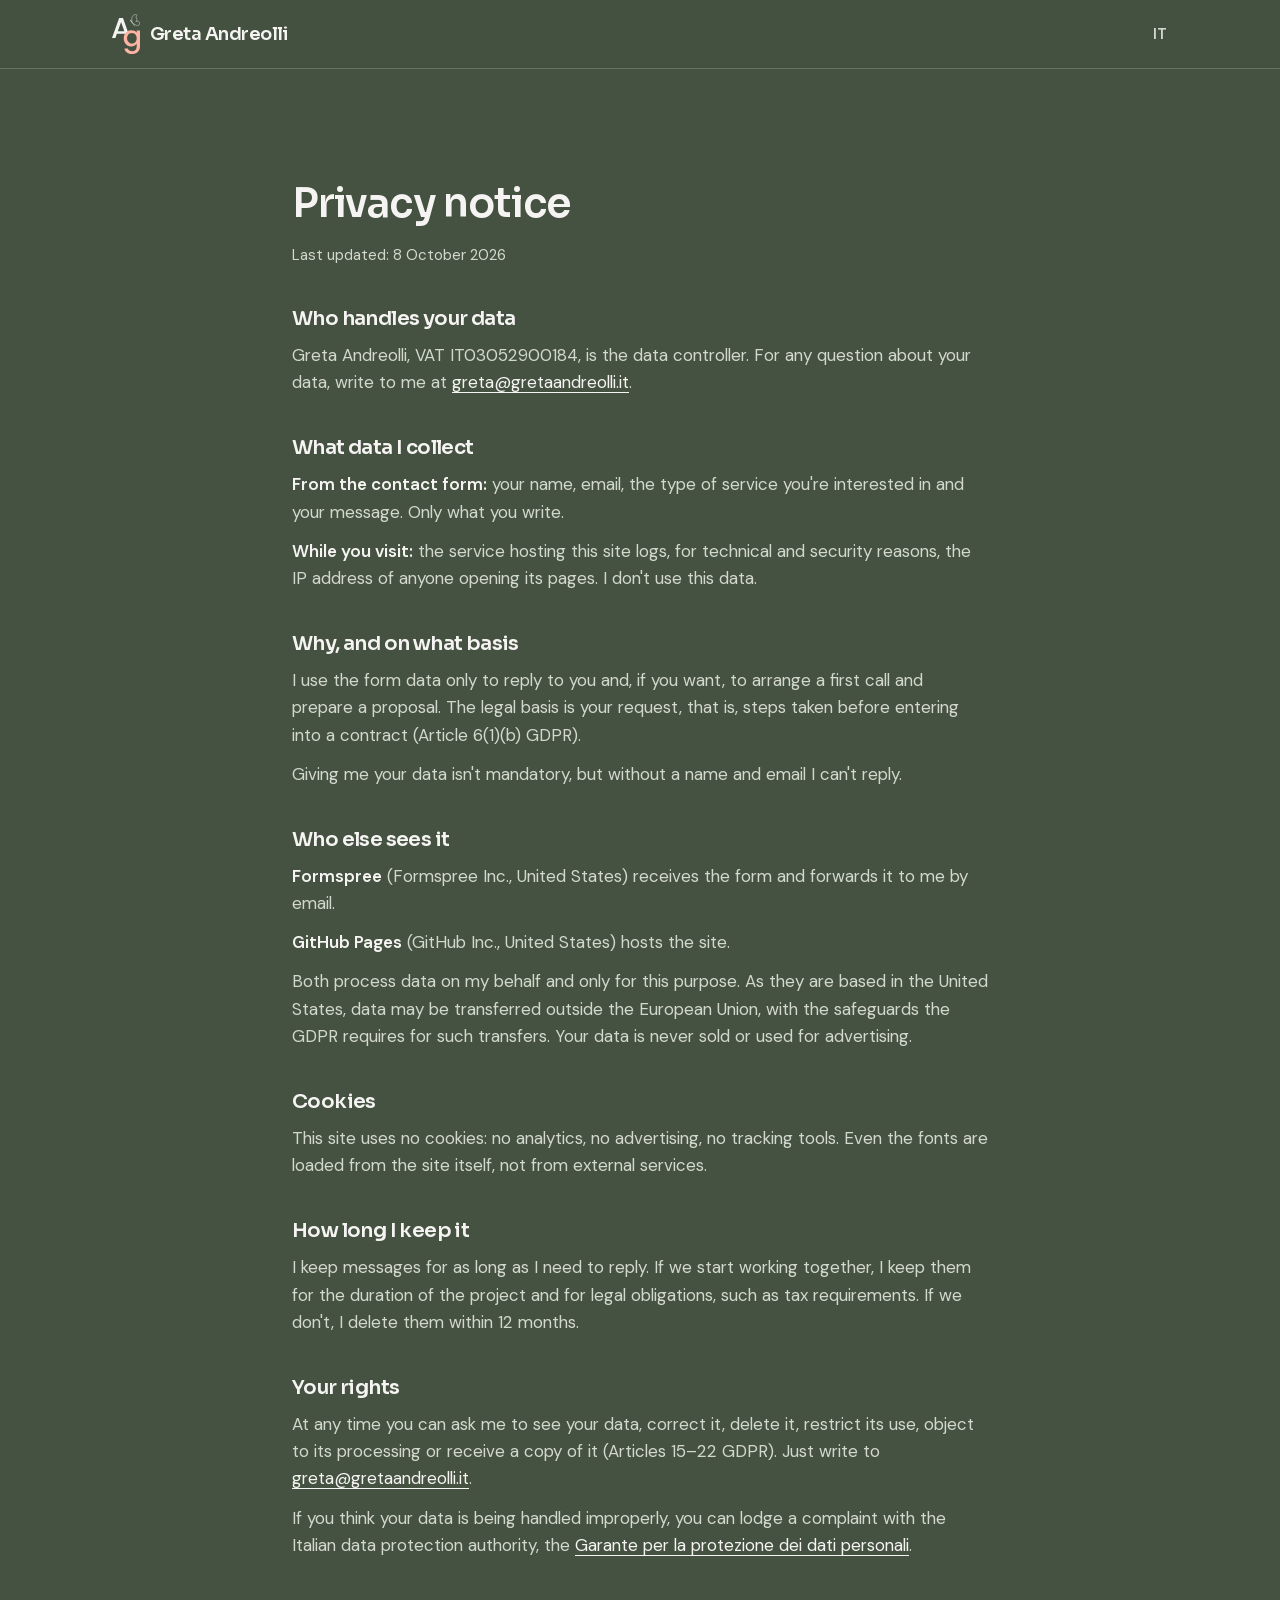
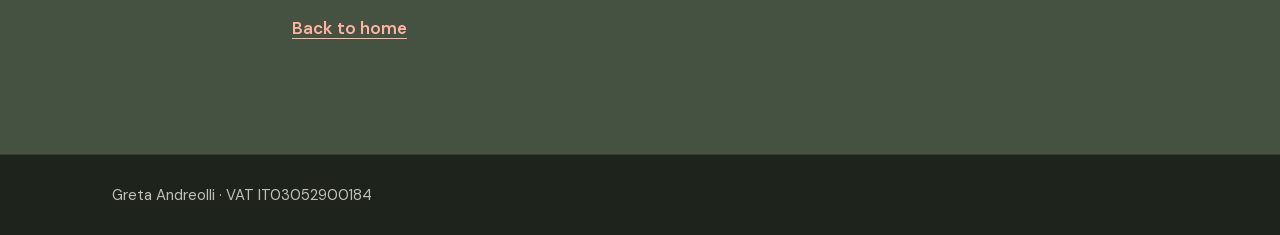
<file: en/privacy.html>
<!DOCTYPE html>
<html lang="en">
<head>
  <meta charset="UTF-8">
  <meta name="viewport" content="width=device-width, initial-scale=1.0">
  <meta name="theme-color" content="#455241">
  <meta name="robots" content="noindex">

  <title>Privacy notice – Greta Andreolli</title>

  <link rel="stylesheet" href="../css/style.css">
  <link rel="icon" href="../icons/farfalla.svg" type="image/svg+xml">
  <link rel="icon" href="../icons/farfalla-32.png" sizes="32x32" type="image/png">
</head>

<!--
  Traduzione di privacy.html: se cambia una, va cambiata anche l'altra.
-->

<body>

  <header class="site-header">
    <div class="container header-inner">
      <a href="index.html" class="logo" aria-label="Greta Andreolli, back to home">
        <img src="../img/logo.svg" alt="" width="28" height="40">
        <span>Greta Andreolli</span>
      </a>
      <a href="../privacy.html" class="lang" lang="it" hreflang="it">IT <span class="sr-only">Italiano</span></a>
    </div>
  </header>

  <main class="section legal">
    <div class="container">
      <h1 class="section-title">Privacy notice</h1>

      <p class="legal-updated">Last updated: 8 October 2026</p>

      <h2>Who handles your data</h2>
      <p>Greta Andreolli, VAT IT03052900184, is the data controller. For any question about your data, write to me at <a href="mailto:greta@gretaandreolli.it">greta@gretaandreolli.it</a>.</p>

      <h2>What data I collect</h2>
      <p><strong>From the contact form:</strong> your name, email, the type of service you're interested in and your message. Only what you write.</p>
      <p><strong>While you visit:</strong> the service hosting this site logs, for technical and security reasons, the IP address of anyone opening its pages. I don't use this data.</p>

      <h2>Why, and on what basis</h2>
      <p>I use the form data only to reply to you and, if you want, to arrange a first call and prepare a proposal. The legal basis is your request, that is, steps taken before entering into a contract (Article 6(1)(b) GDPR).</p>
      <p>Giving me your data isn't mandatory, but without a name and email I can't reply.</p>

      <h2>Who else sees it</h2>
      <p><strong>Formspree</strong> (Formspree Inc., United States) receives the form and forwards it to me by email.</p>
      <p><strong>GitHub Pages</strong> (GitHub Inc., United States) hosts the site.</p>
      <p>Both process data on my behalf and only for this purpose. As they are based in the United States, data may be transferred outside the European Union, with the safeguards the GDPR requires for such transfers. Your data is never sold or used for advertising.</p>

      <h2>Cookies</h2>
      <p>This site uses no cookies: no analytics, no advertising, no tracking tools. Even the fonts are loaded from the site itself, not from external services.</p>

      <h2>How long I keep it</h2>
      <p>I keep messages for as long as I need to reply. If we start working together, I keep them for the duration of the project and for legal obligations, such as tax requirements. If we don't, I delete them within 12 months.</p>

      <h2>Your rights</h2>
      <p>At any time you can ask me to see your data, correct it, delete it, restrict its use, object to its processing or receive a copy of it (Articles 15–22 GDPR). Just write to <a href="mailto:greta@gretaandreolli.it">greta@gretaandreolli.it</a>.</p>
      <p>If you think your data is being handled improperly, you can lodge a complaint with the Italian data protection authority, the <a href="https://www.garanteprivacy.it" target="_blank" rel="noopener" lang="it">Garante per la protezione dei dati personali</a>.</p>

      <p class="legal-back"><a href="index.html" class="text-link">Back to home</a></p>
    </div>
  </main>

  <footer class="site-footer">
    <div class="container footer-inner">
      <p>Greta Andreolli · VAT IT03052900184</p>
    </div>
  </footer>

</body>
</html>
</file>
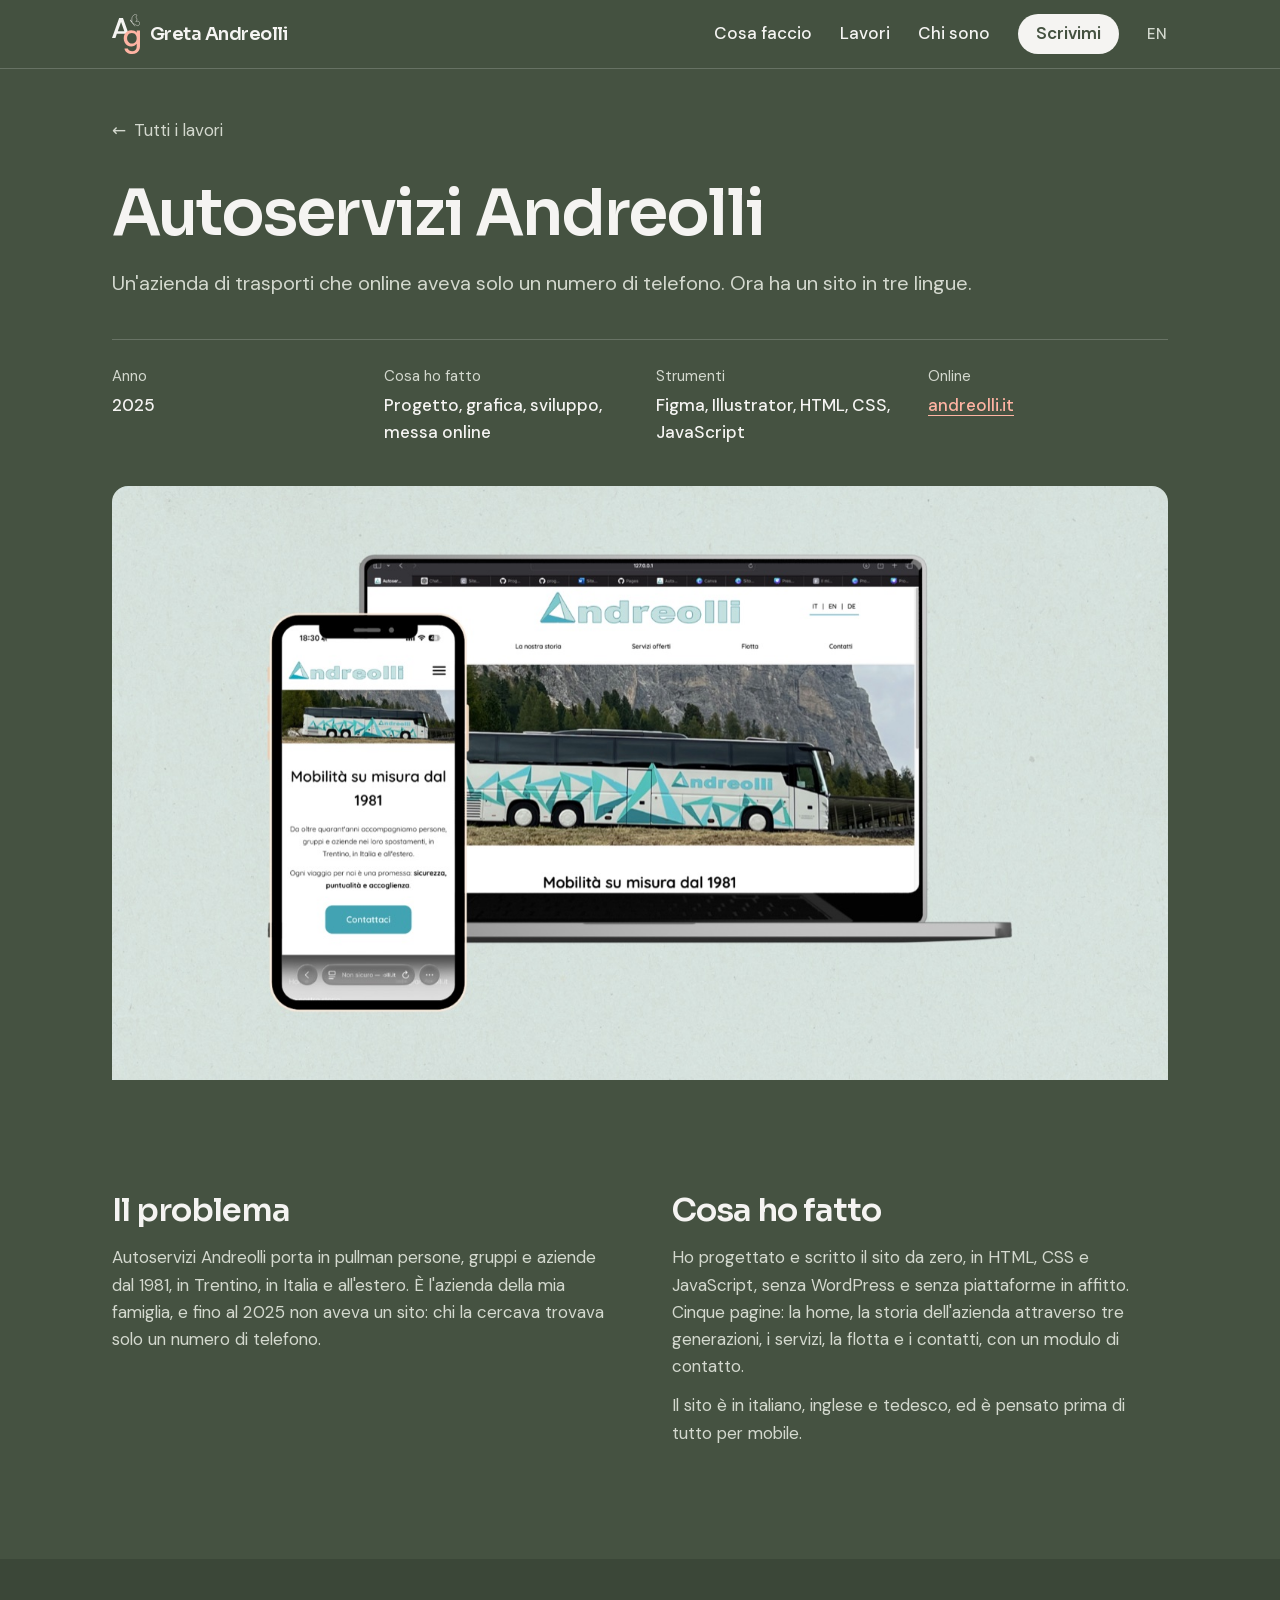
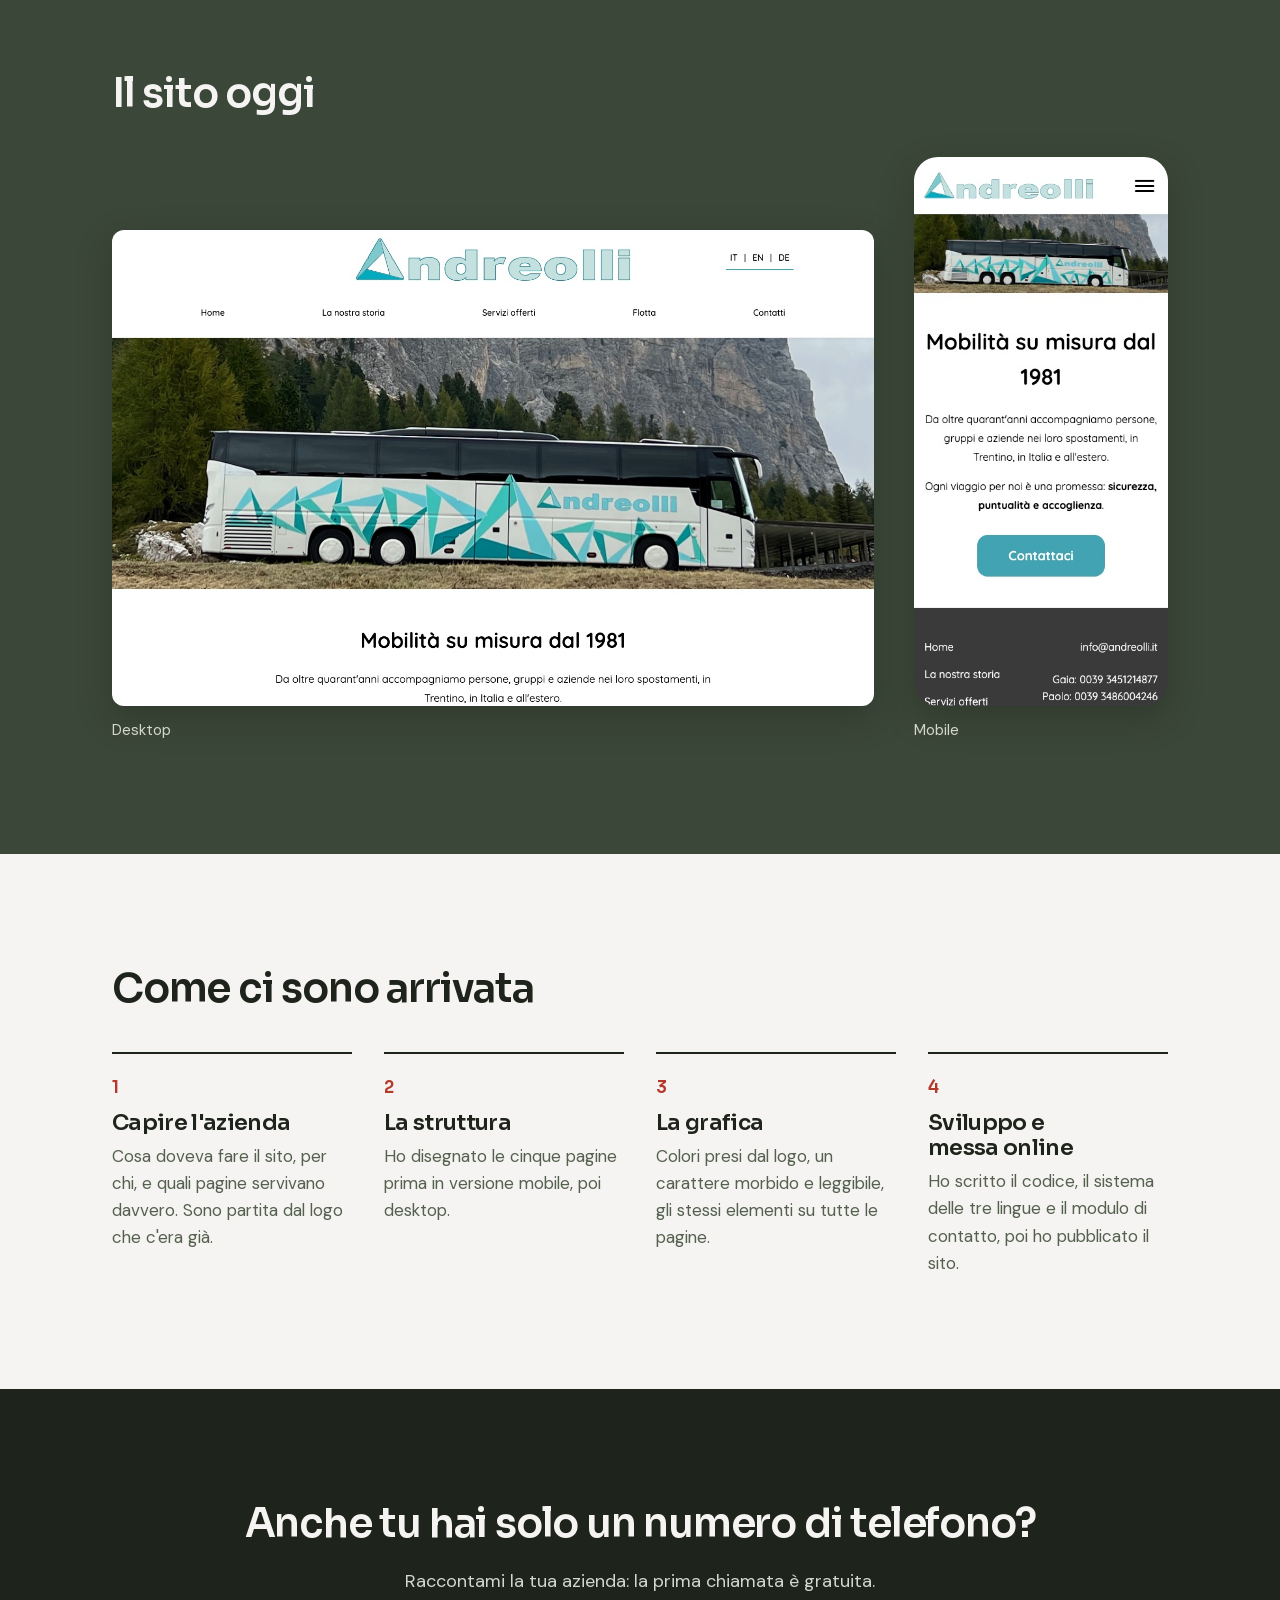
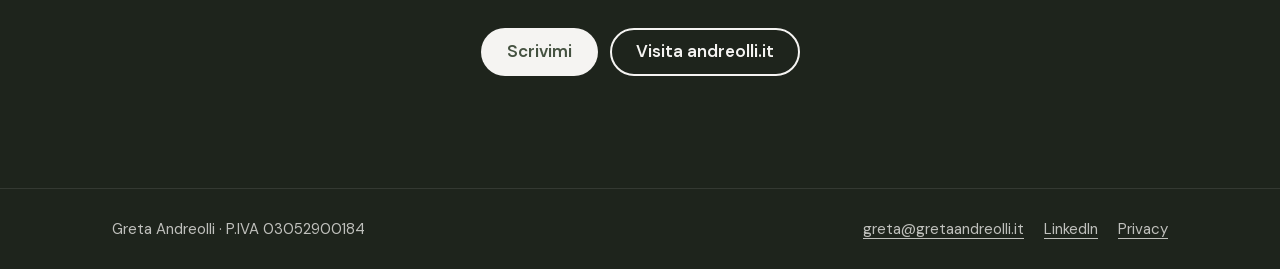
<file: lavori/autoservizi-andreolli.html>
<!DOCTYPE html>
<html lang="it">
<head>
  <meta charset="UTF-8">
  <meta name="viewport" content="width=device-width, initial-scale=1.0">
  <meta name="theme-color" content="#455241">

  <title>Autoservizi Andreolli – Greta Andreolli</title>
  <meta name="description" content="Il sito di Autoservizi Andreolli, azienda di trasporto in pullman dal 1981: progettato e scritto da zero, in tre lingue, da Greta Andreolli.">
  <meta name="author" content="Greta Andreolli">

  <meta property="og:type" content="article">
  <meta property="og:title" content="Autoservizi Andreolli – un sito da zero">
  <meta property="og:description" content="Un'azienda di trasporti che aveva solo un numero di telefono. Ora ha un sito in tre lingue.">
  <meta property="og:locale" content="it_IT">
    <meta property="og:url" content="https://gretaandreolli.it/lavori/autoservizi-andreolli.html">
  <meta property="og:site_name" content="Greta Andreolli">
  <meta property="og:image" content="https://gretaandreolli.it/img/og-image.jpg">
  <meta property="og:image:width" content="1200">
  <meta property="og:image:height" content="630">
  <meta property="og:image:alt" content="Progetto il tuo sito e seguo i tuoi social. Così dicono la stessa cosa. Greta Andreolli, web designer e social media manager.">
  <meta name="twitter:card" content="summary_large_image">
  <link rel="canonical" href="https://gretaandreolli.it/lavori/autoservizi-andreolli.html">
  <link rel="alternate" hreflang="it" href="https://gretaandreolli.it/lavori/autoservizi-andreolli.html">
  <link rel="alternate" hreflang="en" href="https://gretaandreolli.it/en/lavori/autoservizi-andreolli.html">

  <link rel="stylesheet" href="../css/style.css">

  <link rel="icon" href="../icons/farfalla.svg" type="image/svg+xml">

  <link rel="icon" href="../icons/farfalla-32.png" sizes="32x32" type="image/png">
  <link rel="icon" href="../icons/farfalla-48.png" sizes="48x48" type="image/png">
  <link rel="apple-touch-icon" href="../icons/farfalla-180.png">

  <script src="../js/main.js" defer></script>
</head>

<body>

  <a class="skip-link" href="#main">Vai al contenuto</a>

  <!-- HEADER -->
  <header class="site-header">
    <div class="container header-inner">
      <a href="../index.html" class="logo" aria-label="Greta Andreolli, torna alla home">
        <img src="../img/logo.svg" alt="" width="28" height="40">
        <span>Greta Andreolli</span>
      </a>

      <div class="header-actions">
        <a href="../index.html#contatti" class="header-cta">Scrivimi</a>

        <button class="menu-toggle" aria-expanded="false" aria-controls="menu">
          <span class="sr-only">Menu</span>
          <span class="menu-toggle-bar"></span>
        </button>
      </div>

      <nav id="menu" class="menu" aria-label="Principale">
        <a href="../index.html#servizi">Cosa faccio</a>
        <a href="../index.html#lavori" aria-current="page">Lavori</a>
        <a href="../index.html#chi-sono">Chi sono</a>
        <a href="../index.html#contatti" class="menu-cta">Scrivimi</a>
        <a href="../en/lavori/autoservizi-andreolli.html" class="lang" lang="en" hreflang="en">EN <span class="sr-only">English</span></a>
      </nav>
    </div>
  </header>

  <main id="main">

    <!-- APERTURA DEL CASO -->
    <section class="case-hero">
      <div class="container">
        <a href="../index.html#lavori" class="back-link">Tutti i lavori</a>

        <div class="case-head">
          <h1>Autoservizi Andreolli</h1>
          <p class="lead">Un'azienda di trasporti che online aveva solo un numero di telefono. Ora ha un sito in tre lingue.</p>
        </div>

        <dl class="case-facts">
          <div>
            <dt>Anno</dt>
            <dd>2025</dd>
          </div>
          <div>
            <dt>Cosa ho fatto</dt>
            <dd>Progetto, grafica, sviluppo, messa online</dd>
          </div>
          <div>
            <dt>Strumenti</dt>
            <dd>Figma, Illustrator, HTML, CSS, JavaScript</dd>
          </div>
          <div>
            <dt>Online</dt>
            <dd><a href="https://www.andreolli.it/" target="_blank" rel="noopener">andreolli.it</a></dd>
          </div>
        </dl>
      </div>

      <div class="container">
        <img class="case-cover" src="../img/autoservizi-andreolli.jpg" alt="Il sito di Autoservizi Andreolli su desktop e mobile" width="1400" height="788">
      </div>
    </section>

    <!-- IL RACCONTO -->
    <section class="section">
      <div class="container case-story">

        <div class="case-block">
          <h2>Il problema</h2>
          <p>Autoservizi Andreolli porta in pullman persone, gruppi e aziende dal 1981, in Trentino, in Italia e all'estero. È l'azienda della mia famiglia, e fino al 2025 non aveva un sito: chi la cercava trovava solo un numero di telefono.</p>
        </div>

        <div class="case-block">
          <h2>Cosa ho fatto</h2>
          <p>Ho progettato e scritto il sito da zero, in HTML, CSS e JavaScript, senza WordPress e senza piattaforme in affitto. Cinque pagine: la home, la storia dell'azienda attraverso tre generazioni, i servizi, la flotta e i contatti, con un modulo di contatto.</p>
          <p>Il sito è in italiano, inglese e tedesco, ed è pensato prima di tutto per mobile.</p>
        </div>

      </div>
    </section>

    <!-- LE SCHERMATE -->
    <section class="section section-deep">
      <div class="container">
        <h2 class="section-title">Il sito oggi</h2>

        <div class="case-screens">
          <figure class="screen screen-desktop">
            <img src="../img/autoservizi/desktop.jpg" alt="La home di andreolli.it su desktop, con il pullman davanti alle Dolomiti" loading="lazy" width="1440" height="900">
            <figcaption>Desktop</figcaption>
          </figure>
          <figure class="screen screen-mobile">
            <img src="../img/autoservizi/mobile.jpg" alt="La home di andreolli.it su mobile" loading="lazy" width="390" height="844">
            <figcaption>Mobile</figcaption>
          </figure>
        </div>
      </div>
    </section>

    <!-- IL PROCESSO: qui la sequenza conta -->
    <section class="section section-light">
      <div class="container">
        <h2 class="section-title">Come ci sono arrivata</h2>

        <ol class="case-steps">
          <li>
            <h3>Capire l'azienda</h3>
            <p>Cosa doveva fare il sito, per chi, e quali pagine servivano davvero. Sono partita dal logo che c'era già.</p>
          </li>
          <li>
            <h3>La struttura</h3>
            <p>Ho disegnato le cinque pagine prima in versione mobile, poi desktop.</p>
          </li>
          <li>
            <h3>La grafica</h3>
            <p>Colori presi dal logo, un carattere morbido e leggibile, gli stessi elementi su tutte le pagine.</p>
          </li>
          <li>
            <h3>Sviluppo e messa online</h3>
            <p>Ho scritto il codice, il sistema delle tre lingue e il modulo di contatto, poi ho pubblicato il sito.</p>
          </li>
        </ol>
      </div>
    </section>

    <!-- CHIUSURA -->
    <section class="section section-dark">
      <div class="container case-end">
        <h2 class="section-title">Anche tu hai solo un numero di telefono?</h2>
        <p>Raccontami la tua azienda: la prima chiamata è gratuita.</p>
        <div class="actions">
          <a href="../index.html#contatti" class="btn btn-primary">Scrivimi</a>
          <a href="https://www.andreolli.it/" class="btn btn-ghost" target="_blank" rel="noopener">Visita andreolli.it</a>
        </div>
      </div>
    </section>

  </main>

  <footer class="site-footer">
    <div class="container footer-inner">
      <p>Greta Andreolli · P.IVA 03052900184</p>
      <p class="footer-links">
        <a href="mailto:greta@gretaandreolli.it">greta@gretaandreolli.it</a>
        <a href="https://www.linkedin.com/in/gretaandreolli/" target="_blank" rel="noopener">LinkedIn</a>
        <a href="../privacy.html">Privacy</a>
      </p>
    </div>
  </footer>

</body>
</html>
</file>
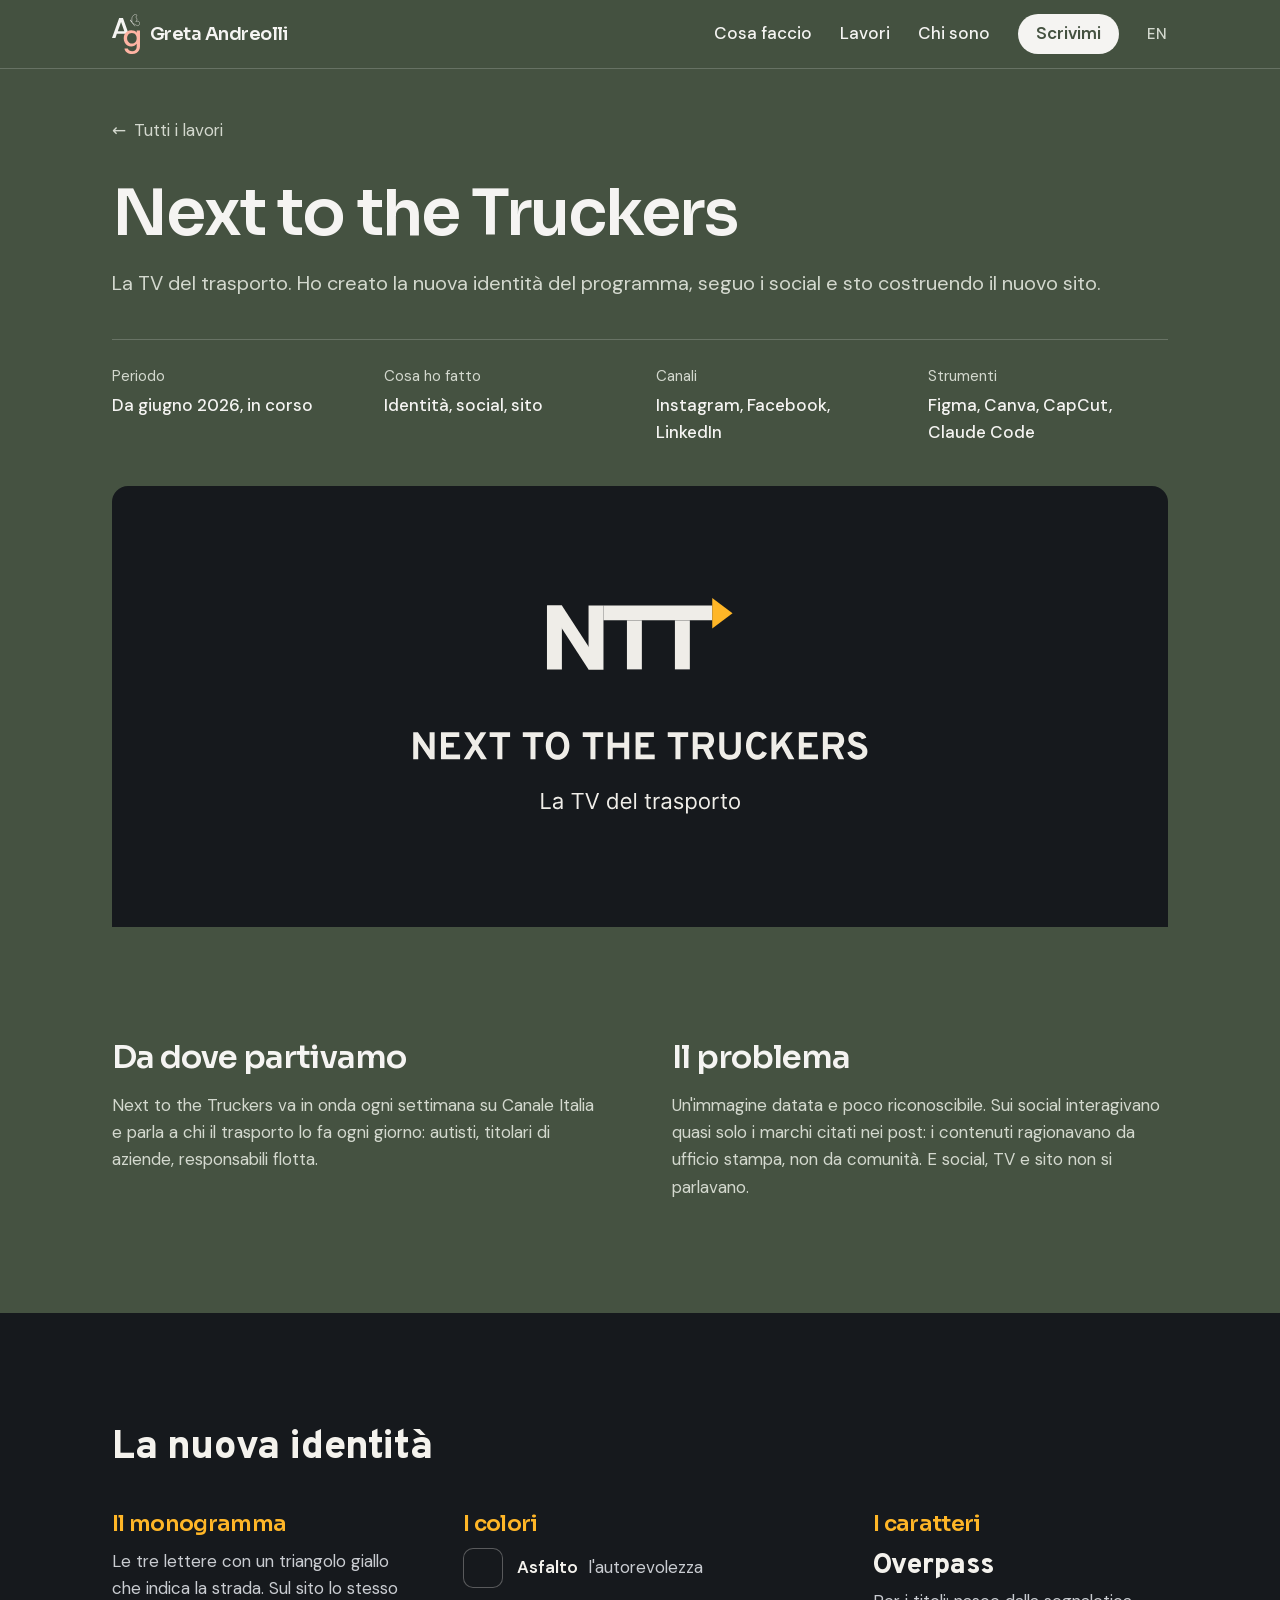
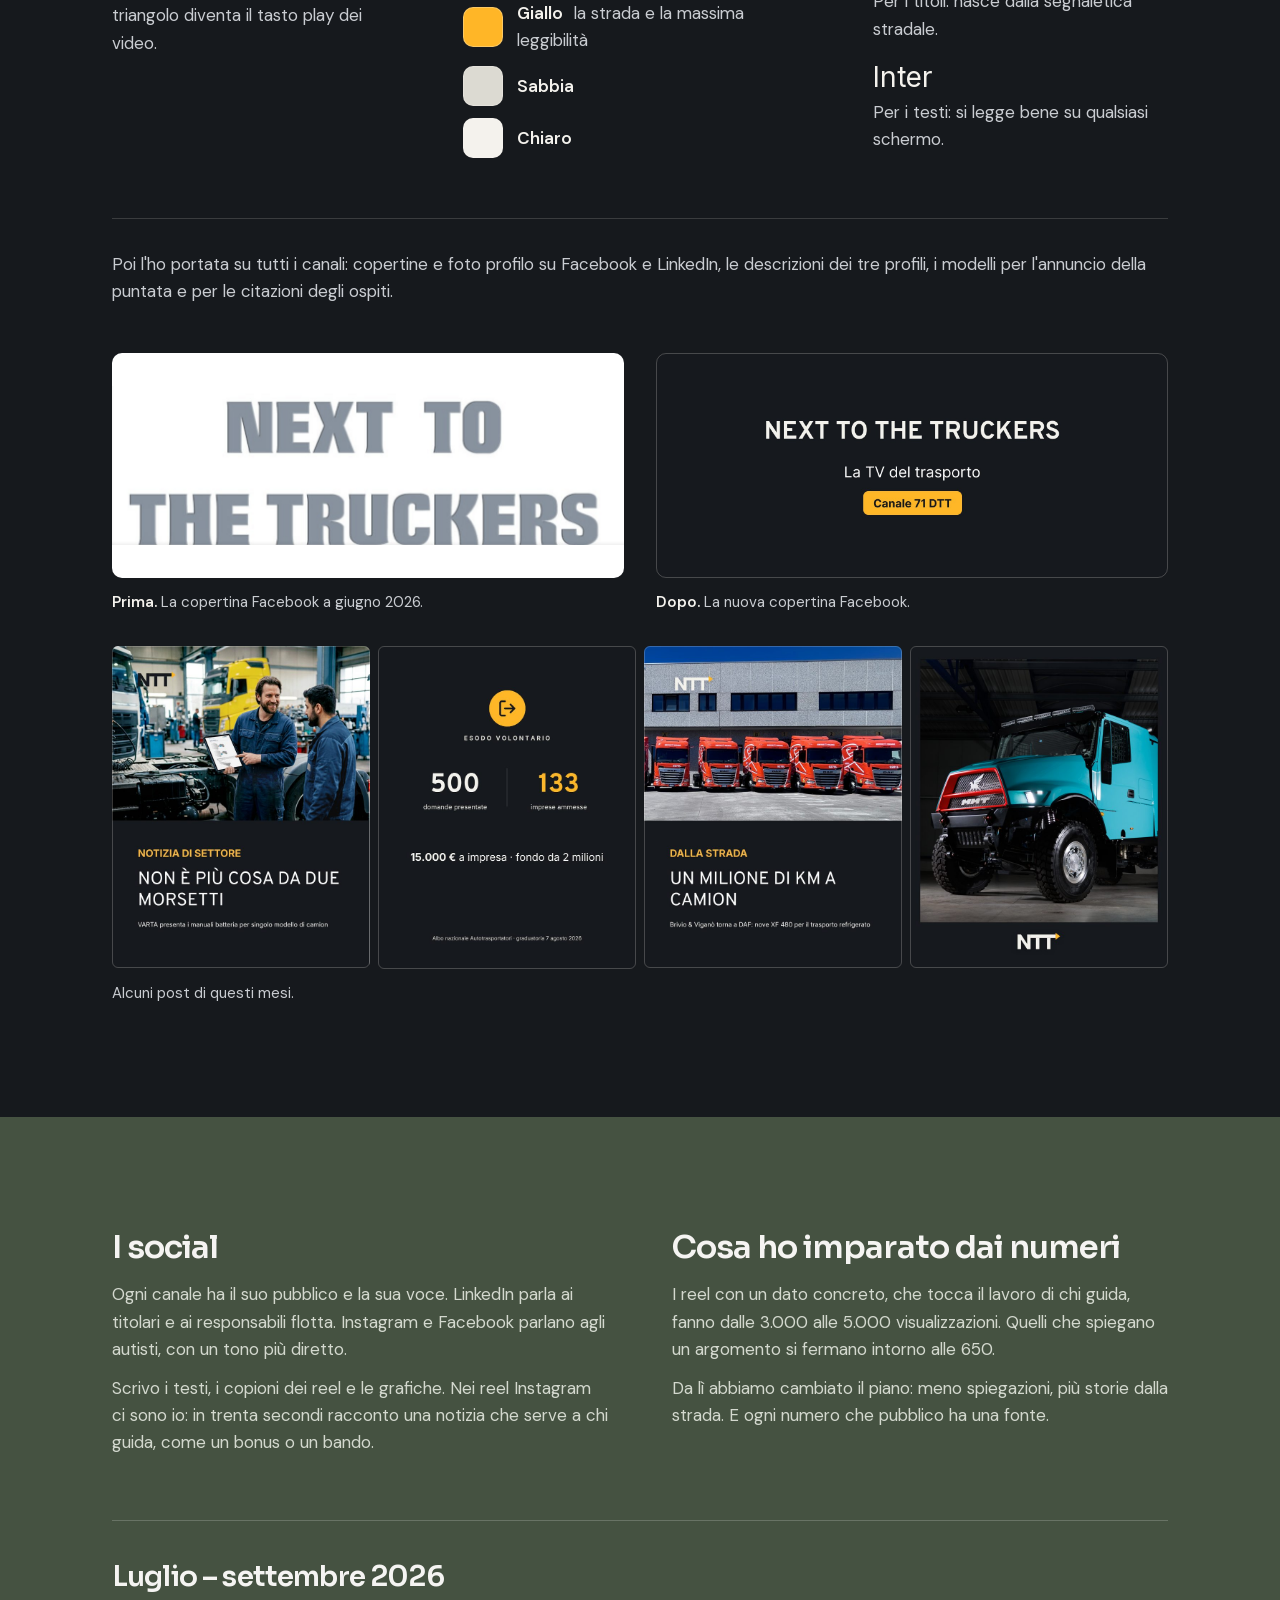
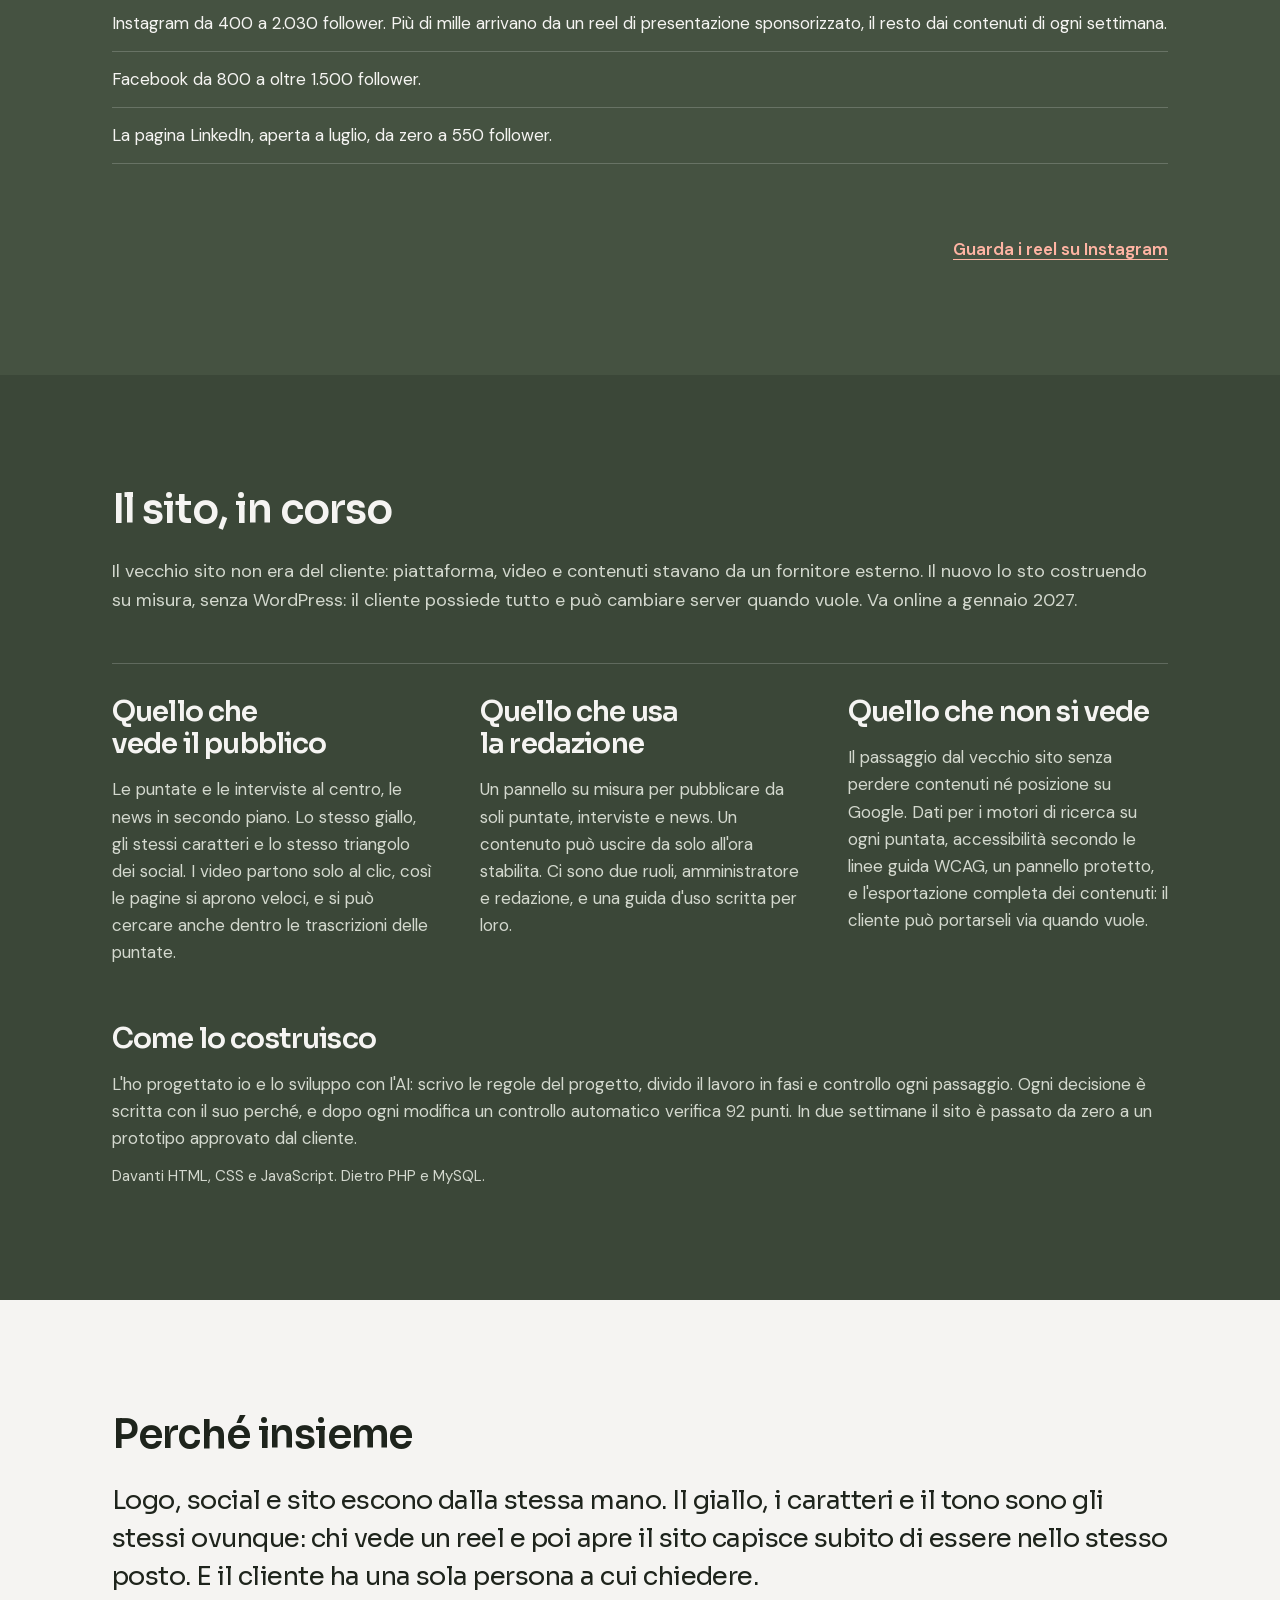
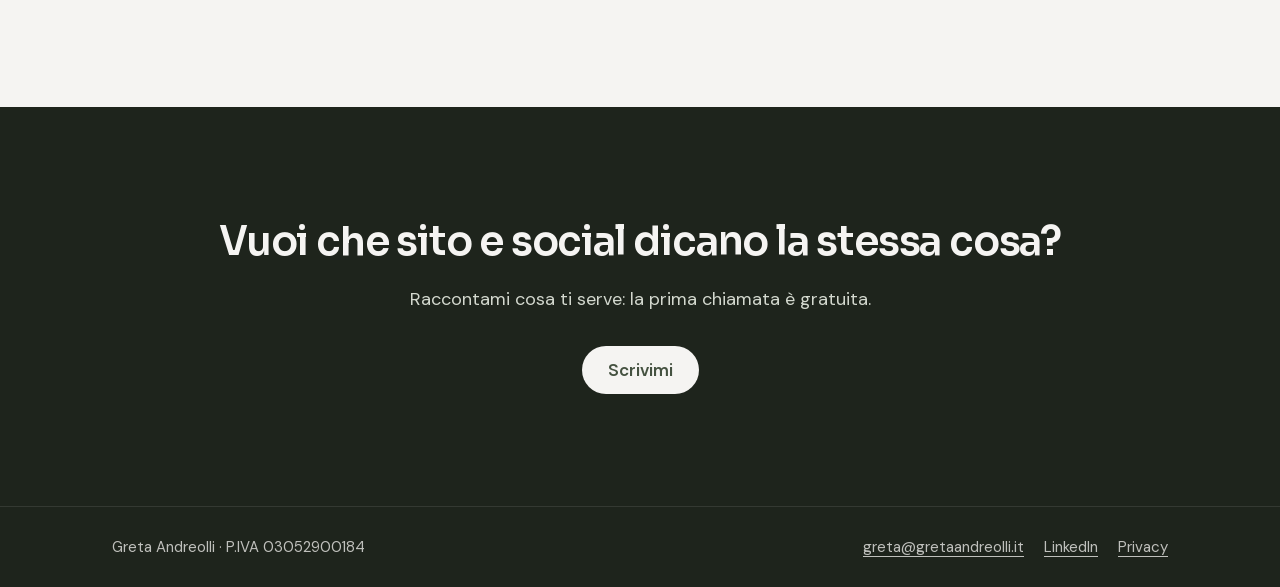
<file: lavori/next-to-the-truckers.html>
<!DOCTYPE html>
<html lang="it">
<head>
  <meta charset="UTF-8">
  <meta name="viewport" content="width=device-width, initial-scale=1.0">
  <meta name="theme-color" content="#455241">

  <title>Next to the Truckers – Greta Andreolli</title>
  <meta name="description" content="Next to the Truckers, la TV del trasporto: nuova identità, gestione dei social e nuovo sito, seguiti da una sola persona.">
  <meta name="author" content="Greta Andreolli">

  <meta property="og:type" content="article">
  <meta property="og:title" content="Next to the Truckers – identità, social e sito">
  <meta property="og:description" content="La TV del trasporto: nuova identità, social e sito, seguiti da una sola persona.">
  <meta property="og:locale" content="it_IT">
    <meta property="og:url" content="https://gretaandreolli.it/lavori/next-to-the-truckers.html">
  <meta property="og:site_name" content="Greta Andreolli">
  <meta property="og:image" content="https://gretaandreolli.it/img/og-image.jpg">
  <meta property="og:image:width" content="1200">
  <meta property="og:image:height" content="630">
  <meta property="og:image:alt" content="Progetto il tuo sito e seguo i tuoi social. Così dicono la stessa cosa. Greta Andreolli, web designer e social media manager.">
  <meta name="twitter:card" content="summary_large_image">
  <link rel="canonical" href="https://gretaandreolli.it/lavori/next-to-the-truckers.html">
  <link rel="alternate" hreflang="it" href="https://gretaandreolli.it/lavori/next-to-the-truckers.html">
  <link rel="alternate" hreflang="en" href="https://gretaandreolli.it/en/lavori/next-to-the-truckers.html">

  <link rel="stylesheet" href="../css/style.css">

  <link rel="icon" href="../icons/farfalla.svg" type="image/svg+xml">
  <link rel="icon" href="../icons/farfalla-32.png" sizes="32x32" type="image/png">
  <link rel="icon" href="../icons/farfalla-48.png" sizes="48x48" type="image/png">
  <link rel="apple-touch-icon" href="../icons/farfalla-180.png">

  <script src="../js/main.js" defer></script>
</head>

<body>

  <a class="skip-link" href="#main">Vai al contenuto</a>

  <!-- HEADER -->
  <header class="site-header">
    <div class="container header-inner">
      <a href="../index.html" class="logo" aria-label="Greta Andreolli, torna alla home">
        <img src="../img/logo.svg" alt="" width="28" height="40">
        <span>Greta Andreolli</span>
      </a>

      <div class="header-actions">
        <a href="../index.html#contatti" class="header-cta">Scrivimi</a>

        <button class="menu-toggle" aria-expanded="false" aria-controls="menu">
          <span class="sr-only">Menu</span>
          <span class="menu-toggle-bar"></span>
        </button>
      </div>

      <nav id="menu" class="menu" aria-label="Principale">
        <a href="../index.html#servizi">Cosa faccio</a>
        <a href="../index.html#lavori" aria-current="page">Lavori</a>
        <a href="../index.html#chi-sono">Chi sono</a>
        <a href="../index.html#contatti" class="menu-cta">Scrivimi</a>
        <a href="../en/lavori/next-to-the-truckers.html" class="lang" lang="en" hreflang="en">EN <span class="sr-only">English</span></a>
      </nav>
    </div>
  </header>

  <main id="main">

    <!-- APERTURA DEL CASO -->
    <section class="case-hero">
      <div class="container">
        <a href="../index.html#lavori" class="back-link">Tutti i lavori</a>

        <div class="case-head">
          <h1>Next to the Truckers</h1>
          <p class="lead">La TV del trasporto. Ho creato la nuova identità del programma, seguo i social e sto costruendo il nuovo sito.</p>
        </div>

        <dl class="case-facts">
          <div>
            <dt>Periodo</dt>
            <dd>Da giugno 2026, in corso</dd>
          </div>
          <div>
            <dt>Cosa ho fatto</dt>
            <dd>Identità, social, sito</dd>
          </div>
          <div>
            <dt>Canali</dt>
            <dd>Instagram, Facebook, LinkedIn</dd>
          </div>
          <div>
            <dt>Strumenti</dt>
            <dd>Figma, Canva, CapCut, Claude Code</dd>
          </div>
        </dl>
      </div>

      <!-- Copertina: il monogramma nei colori del programma -->
      <div class="container">
        <div class="ntt-cover">
          <img src="../img/ntt/logo-ntt-completo.svg" alt="Next to the Truckers, la TV del trasporto: il logo completo" width="665" height="314">
        </div>
      </div>
    </section>

    <!-- IL PUNTO DI PARTENZA -->
    <section class="section">
      <div class="container case-story">
        <div class="case-block">
          <h2>Da dove partivamo</h2>
          <p>Next to the Truckers va in onda ogni settimana su Canale Italia e parla a chi il trasporto lo fa ogni giorno: autisti, titolari di aziende, responsabili flotta.</p>
        </div>
        <div class="case-block">
          <h2>Il problema</h2>
          <p>Un'immagine datata e poco riconoscibile. Sui social interagivano quasi solo i marchi citati nei post: i contenuti ragionavano da ufficio stampa, non da comunità. E social, TV e sito non si parlavano.</p>
        </div>
      </div>
    </section>

    <!-- L'IDENTITÀ: fascia nei colori di NTT -->
    <section class="section ntt-board">
      <div class="container">
        <h2 class="section-title">La nuova identità</h2>

        <div class="ntt-board-grid">
          <div class="ntt-block">
            <h3>Il monogramma</h3>
            <p>Le tre lettere con un triangolo giallo che indica la strada. Sul sito lo stesso triangolo diventa il tasto play dei video.</p>
          </div>

          <div class="ntt-block">
            <h3>I colori</h3>
            <ul class="ntt-colors" aria-label="Colori di Next to the Truckers">
              <li><span class="swatch" style="background:#16191D"></span><span><strong>Asfalto</strong> l'autorevolezza</span></li>
              <li><span class="swatch" style="background:#FFB627"></span><span><strong>Giallo</strong> la strada e la massima leggibilità</span></li>
              <li><span class="swatch" style="background:#DCDAD2"></span><span><strong>Sabbia</strong></span></li>
              <li><span class="swatch" style="background:#F4F2ED"></span><span><strong>Chiaro</strong></span></li>
            </ul>
          </div>

          <div class="ntt-block">
            <h3>I caratteri</h3>
            <p class="ntt-type ntt-type-head">Overpass</p>
            <p>Per i titoli: nasce dalla segnaletica stradale.</p>
            <p class="ntt-type ntt-type-body">Inter</p>
            <p>Per i testi: si legge bene su qualsiasi schermo.</p>
          </div>
        </div>

        <p class="ntt-note">Poi l'ho portata su tutti i canali: copertine e foto profilo su Facebook e LinkedIn, le descrizioni dei tre profili, i modelli per l'annuncio della puntata e per le citazioni degli ospiti.</p>


        <div class="ntt-before-after">
          <figure class="ntt-before">
            <img src="../img/ntt/prima-facebook.jpg" alt="La vecchia copertina Facebook: la scritta Next to the Truckers in grigio su bianco" loading="lazy" width="1040" height="322">
            <figcaption><strong>Prima.</strong> La copertina Facebook a giugno 2026.</figcaption>
          </figure>
          <figure class="ntt-after">
            <img src="../img/ntt/dopo-facebook.jpg" alt="La nuova copertina Facebook: Next to the Truckers, la TV del trasporto, Canale 71 DTT, su fondo asfalto" loading="lazy" width="1640" height="720">
            <figcaption><strong>Dopo.</strong> La nuova copertina Facebook.</figcaption>
          </figure>
        </div>

        <figure class="ntt-posts-fig">
          <div class="ntt-posts">
              <img src="../img/ntt/post-batteria.jpg" alt="Post: «Non è più cosa da due morsetti», la guida di VARTA alle batterie per ogni camion" loading="lazy" width="720" height="900">
              <img src="../img/ntt/post-esodo.jpg" alt="Post LinkedIn sull'esodo volontario: 500 domande presentate, 133 imprese ammesse, 15.000 euro a impresa" loading="lazy" width="720" height="900">
              <img src="../img/ntt/post-daf.jpg" alt="Post: «Un milione di km a camion», la flotta di DAF XF 480 di un'azienda di trasporto refrigerato" loading="lazy" width="720" height="900">
              <img src="../img/ntt/post-prometeon.jpg" alt="Foto di un camion con il logo NTT" loading="lazy" width="720" height="900">
          </div>
          <figcaption>Alcuni post di questi mesi.</figcaption>
        </figure>
      </div>
    </section>

    <!-- I SOCIAL -->
    <section class="section">
      <div class="container case-story">
        <div class="case-block">
          <h2>I social</h2>
          <p>Ogni canale ha il suo pubblico e la sua voce. LinkedIn parla ai titolari e ai responsabili flotta. Instagram e Facebook parlano agli autisti, con un tono più diretto.</p>
          <p>Scrivo i testi, i copioni dei reel e le grafiche. Nei reel Instagram ci sono io: in trenta secondi racconto una notizia che serve a chi guida, come un bonus o un bando.</p>
        </div>

        <div class="case-block">
          <h2>Cosa ho imparato dai numeri</h2>
          <p>I reel con un dato concreto, che tocca il lavoro di chi guida, fanno dalle 3.000 alle 5.000 visualizzazioni. Quelli che spiegano un argomento si fermano intorno alle 650.</p>
          <p>Da lì abbiamo cambiato il piano: meno spiegazioni, più storie dalla strada. E ogni numero che pubblico ha una fonte.</p>
        </div>

        <div class="case-block case-result">
          <h3>Luglio – settembre 2026</h3>
          <ul class="study-results">
            <li>Instagram da 400 a 2.030 follower. Più di mille arrivano da un reel di presentazione sponsorizzato, il resto dai contenuti di ogni settimana.</li>
            <li>Facebook da 800 a oltre 1.500 follower.</li>
            <li>La pagina LinkedIn, aperta a luglio, da zero a 550 follower.</li>
          </ul>
        </div>


        <a href="https://www.instagram.com/nexttothetruckers/" class="text-link ntt-ig" target="_blank" rel="noopener">Guarda i reel su Instagram</a>
      </div>
    </section>

    <!-- IL SITO -->
    <section class="section section-deep">
      <div class="container">
        <div class="split">
          <h2 class="section-title">Il sito, in corso</h2>
          <p class="case-intro">Il vecchio sito non era del cliente: piattaforma, video e contenuti stavano da un fornitore esterno. Il nuovo lo sto costruendo su misura, senza WordPress: il cliente possiede tutto e può cambiare server quando vuole. Va online a gennaio 2027.</p>
        </div>

        <div class="site-parts">
          <div class="case-block">
            <h3>Quello che vede il pubblico</h3>
            <p>Le puntate e le interviste al centro, le news in secondo piano. Lo stesso giallo, gli stessi caratteri e lo stesso triangolo dei social. I video partono solo al clic, così le pagine si aprono veloci, e si può cercare anche dentro le trascrizioni delle puntate.</p>
          </div>
          <div class="case-block">
            <h3>Quello che usa la redazione</h3>
            <p>Un pannello su misura per pubblicare da soli puntate, interviste e news. Un contenuto può uscire da solo all'ora stabilita. Ci sono due ruoli, amministratore e redazione, e una guida d'uso scritta per loro.</p>
          </div>
          <div class="case-block">
            <h3>Quello che non si vede</h3>
            <p>Il passaggio dal vecchio sito senza perdere contenuti né posizione su Google. Dati per i motori di ricerca su ogni puntata, accessibilità secondo le linee guida WCAG, un pannello protetto, e l'esportazione completa dei contenuti: il cliente può portarseli via quando vuole.</p>
          </div>
        </div>

        <div class="split site-how">
          <h3>Come lo costruisco</h3>
          <div>
            <p>L'ho progettato io e lo sviluppo con l'AI: scrivo le regole del progetto, divido il lavoro in fasi e controllo ogni passaggio. Ogni decisione è scritta con il suo perché, e dopo ogni modifica un controllo automatico verifica 92 punti. In due settimane il sito è passato da zero a un prototipo approvato dal cliente.</p>
            <p class="site-stack">Davanti HTML, CSS e JavaScript. Dietro PHP e MySQL.</p>
          </div>
        </div>
      </div>
    </section>

    <!-- PERCHÉ INSIEME -->
    <section class="section section-light">
      <div class="container case-together split">
        <h2 class="section-title">Perché insieme</h2>
        <p>Logo, social e sito escono dalla stessa mano. Il giallo, i caratteri e il tono sono gli stessi ovunque: chi vede un reel e poi apre il sito capisce subito di essere nello stesso posto. E il cliente ha una sola persona a cui chiedere.</p>
      </div>
    </section>

    <!-- CHIUSURA -->
    <section class="section section-dark">
      <div class="container case-end">
        <h2 class="section-title">Vuoi che sito e social dicano la stessa cosa?</h2>
        <p>Raccontami cosa ti serve: la prima chiamata è gratuita.</p>
        <div class="actions">
          <a href="../index.html#contatti" class="btn btn-primary">Scrivimi</a>
        </div>
      </div>
    </section>

  </main>

  <footer class="site-footer">
    <div class="container footer-inner">
      <p>Greta Andreolli · P.IVA 03052900184</p>
      <p class="footer-links">
        <a href="mailto:greta@gretaandreolli.it">greta@gretaandreolli.it</a>
        <a href="https://www.linkedin.com/in/gretaandreolli/" target="_blank" rel="noopener">LinkedIn</a>
        <a href="../privacy.html">Privacy</a>
      </p>
    </div>
  </footer>

</body>
</html>
</file>
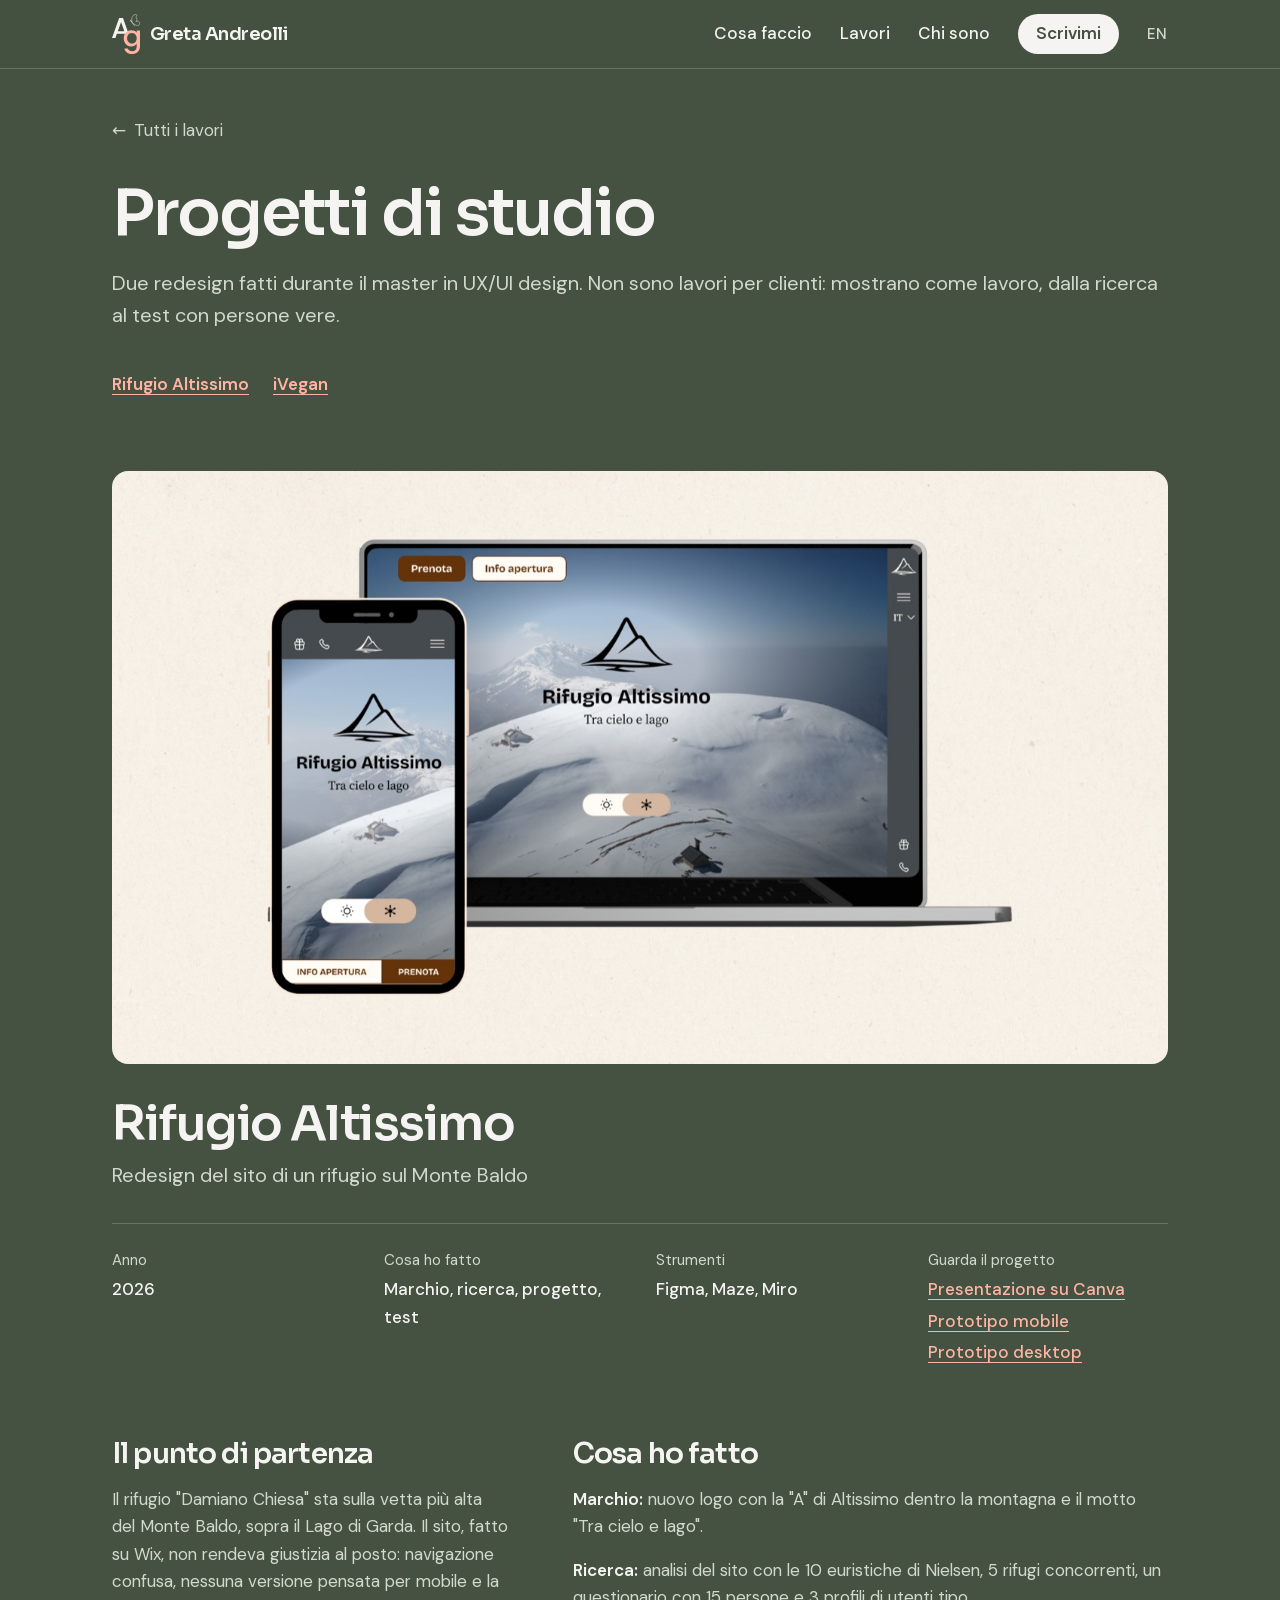
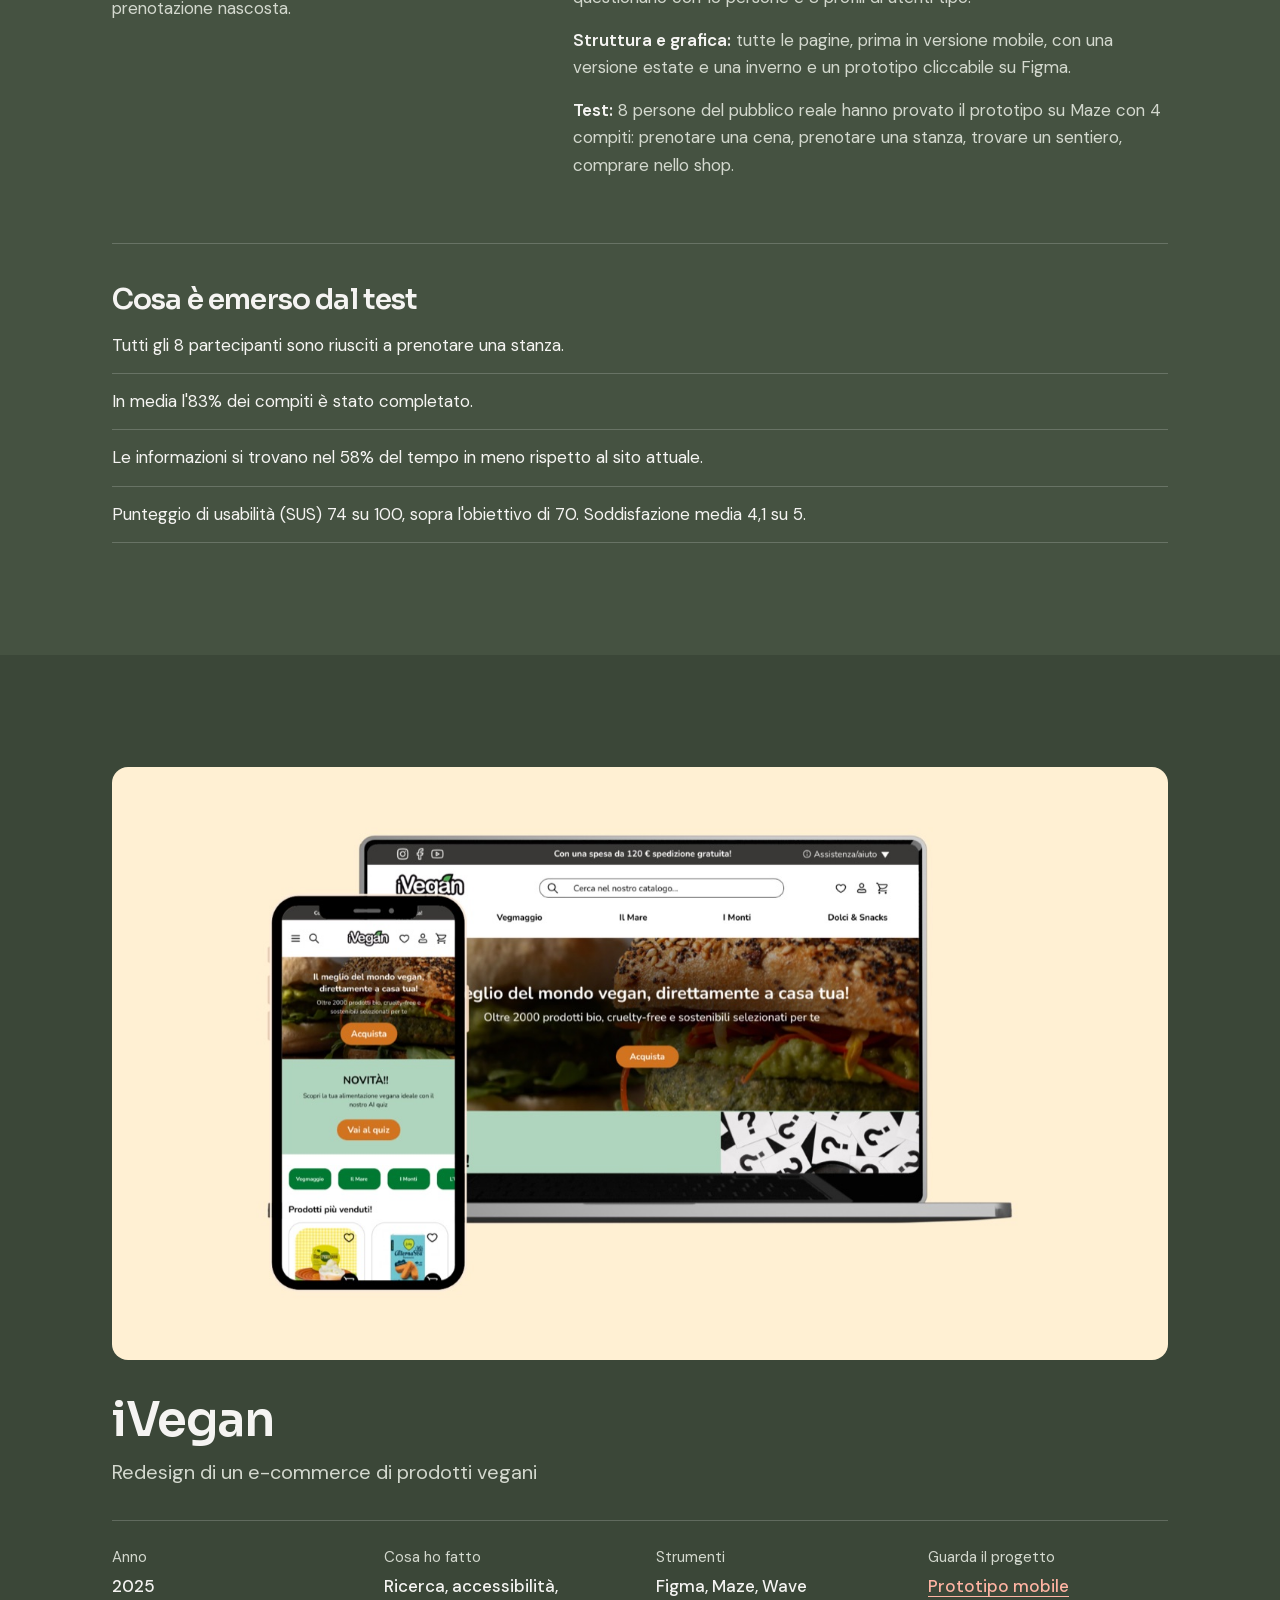
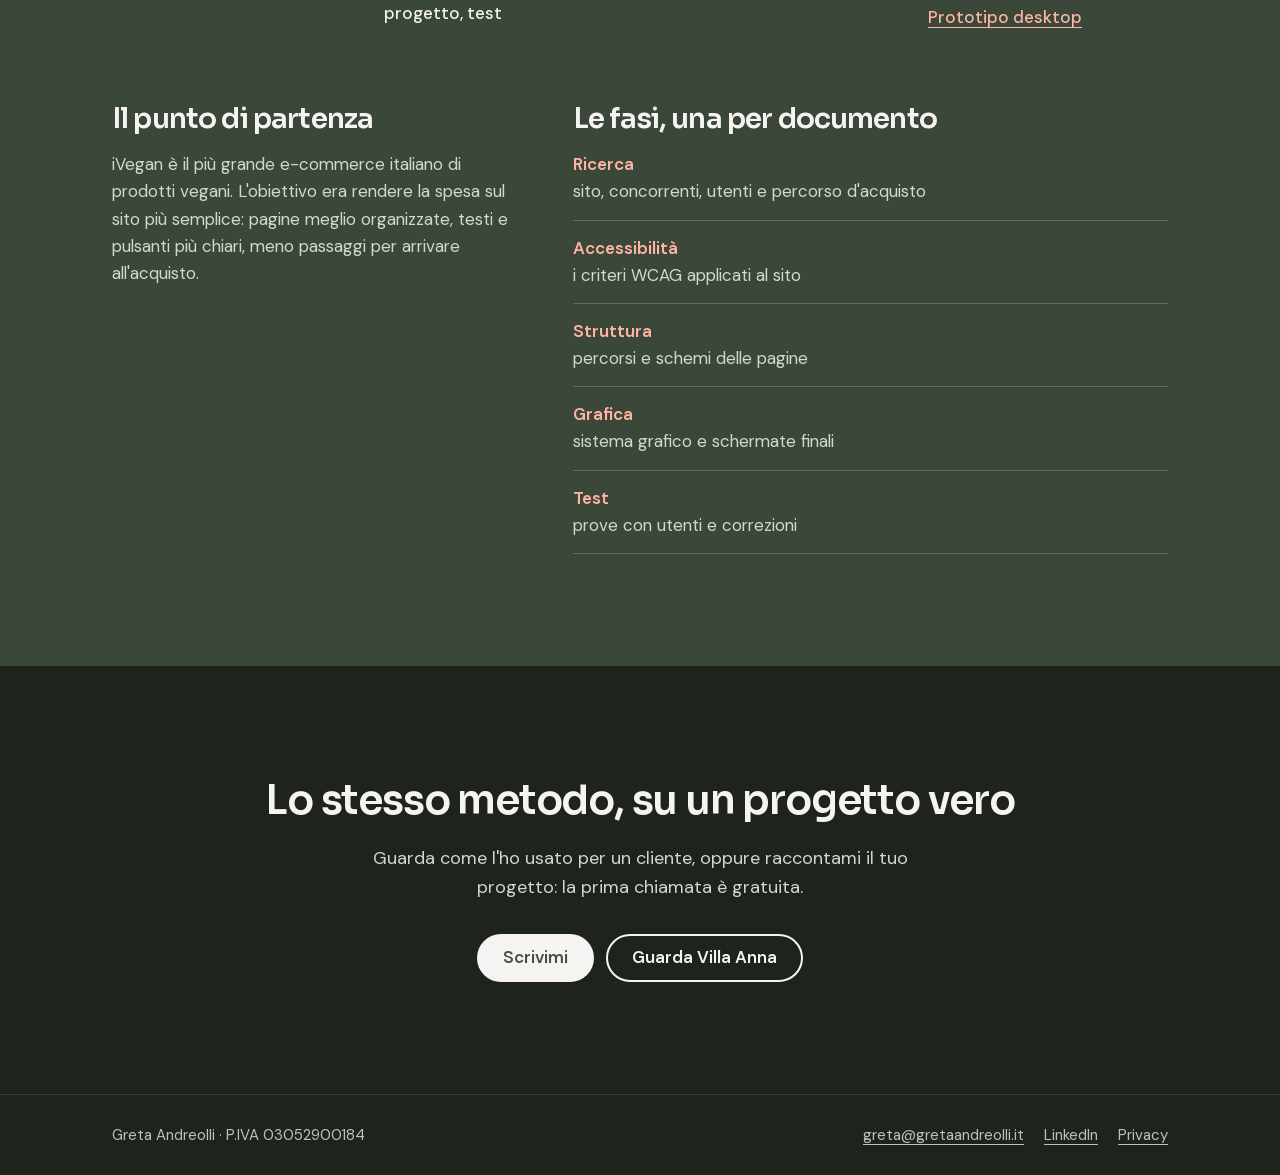
<file: lavori/progetti-di-studio.html>
<!DOCTYPE html>
<html lang="it">
<head>
  <meta charset="UTF-8">
  <meta name="viewport" content="width=device-width, initial-scale=1.0">
  <meta name="theme-color" content="#455241">

  <title>Progetti di studio – Greta Andreolli</title>
  <meta name="description" content="Rifugio Altissimo e iVegan: due redesign fatti durante il master in UX/UI design, dalla ricerca al test con gli utenti.">
  <meta name="author" content="Greta Andreolli">

  <meta property="og:type" content="article">
  <meta property="og:title" content="Progetti di studio – Greta Andreolli">
  <meta property="og:description" content="Due redesign del master in UX/UI, dalla ricerca al test con gli utenti.">
  <meta property="og:locale" content="it_IT">
    <meta property="og:url" content="https://gretaandreolli.it/lavori/progetti-di-studio.html">
  <meta property="og:site_name" content="Greta Andreolli">
  <meta property="og:image" content="https://gretaandreolli.it/img/og-image.jpg">
  <meta property="og:image:width" content="1200">
  <meta property="og:image:height" content="630">
  <meta property="og:image:alt" content="Progetto il tuo sito e seguo i tuoi social. Così dicono la stessa cosa. Greta Andreolli, web designer e social media manager.">
  <meta name="twitter:card" content="summary_large_image">
  <link rel="canonical" href="https://gretaandreolli.it/lavori/progetti-di-studio.html">
  <link rel="alternate" hreflang="it" href="https://gretaandreolli.it/lavori/progetti-di-studio.html">
  <link rel="alternate" hreflang="en" href="https://gretaandreolli.it/en/lavori/progetti-di-studio.html">

  <link rel="stylesheet" href="../css/style.css">

  <link rel="icon" href="../icons/farfalla.svg" type="image/svg+xml">

  <link rel="icon" href="../icons/farfalla-32.png" sizes="32x32" type="image/png">
  <link rel="icon" href="../icons/farfalla-48.png" sizes="48x48" type="image/png">
  <link rel="apple-touch-icon" href="../icons/farfalla-180.png">

  <script src="../js/main.js" defer></script>
</head>

<body>

  <a class="skip-link" href="#main">Vai al contenuto</a>

  <!-- HEADER -->
  <header class="site-header">
    <div class="container header-inner">
      <a href="../index.html" class="logo" aria-label="Greta Andreolli, torna alla home">
        <img src="../img/logo.svg" alt="" width="28" height="40">
        <span>Greta Andreolli</span>
      </a>

      <div class="header-actions">
        <a href="../index.html#contatti" class="header-cta">Scrivimi</a>

        <button class="menu-toggle" aria-expanded="false" aria-controls="menu">
          <span class="sr-only">Menu</span>
          <span class="menu-toggle-bar"></span>
        </button>
      </div>

      <nav id="menu" class="menu" aria-label="Principale">
        <a href="../index.html#servizi">Cosa faccio</a>
        <a href="../index.html#lavori" aria-current="page">Lavori</a>
        <a href="../index.html#chi-sono">Chi sono</a>
        <a href="../index.html#contatti" class="menu-cta">Scrivimi</a>
        <a href="../en/lavori/progetti-di-studio.html" class="lang" lang="en" hreflang="en">EN <span class="sr-only">English</span></a>
      </nav>
    </div>
  </header>

  <main id="main">

    <!-- APERTURA -->
    <section class="case-hero">
      <div class="container">
        <a href="../index.html#lavori" class="back-link">Tutti i lavori</a>

        <div class="case-head">
          <h1>Progetti di studio</h1>
          <p class="lead">Due redesign fatti durante il master in UX/UI design. Non sono lavori per clienti: mostrano come lavoro, dalla ricerca al test con persone vere.</p>
        </div>

        <nav class="study-index" aria-label="Progetti in questa pagina">
          <a href="#rifugio-altissimo">Rifugio Altissimo</a>
          <a href="#ivegan">iVegan</a>
        </nav>
      </div>
    </section>

    <!-- RIFUGIO ALTISSIMO -->
    <section class="section" id="rifugio-altissimo">
      <div class="container">
        <img class="study-cover" src="../img/rifugio-altissimo.jpg" alt="Il redesign del sito del Rifugio Altissimo su desktop e mobile" loading="lazy" width="1400" height="788">

        <h2 class="study-title">Rifugio Altissimo</h2>
        <p class="study-sub">Redesign del sito di un rifugio sul Monte Baldo</p>

        <dl class="case-facts">
          <div>
            <dt>Anno</dt>
            <dd>2026</dd>
          </div>
          <div>
            <dt>Cosa ho fatto</dt>
            <dd>Marchio, ricerca, progetto, test</dd>
          </div>
          <div>
            <dt>Strumenti</dt>
            <dd>Figma, Maze, Miro</dd>
          </div>
          <div>
            <dt>Guarda il progetto</dt>
            <dd class="fact-links">
              <a href="https://canva.link/l84npps0i4fnx6x" target="_blank" rel="noopener">Presentazione su Canva</a>
              <a href="https://www.figma.com/proto/Mb3fCpTVhkbfuvXT7yorqs/Rifugio-Altissimo?node-id=608-9117" target="_blank" rel="noopener">Prototipo mobile</a>
              <a href="https://www.figma.com/proto/Mb3fCpTVhkbfuvXT7yorqs/Rifugio-Altissimo?node-id=608-14093&amp;scaling=min-zoom&amp;content-scaling=fixed&amp;page-id=608%3A12774" target="_blank" rel="noopener">Prototipo desktop</a>
            </dd>
          </div>
        </dl>

        <div class="case-story">
          <div class="case-block">
            <h3>Il punto di partenza</h3>
            <p>Il rifugio "Damiano Chiesa" sta sulla vetta più alta del Monte Baldo, sopra il Lago di Garda. Il sito, fatto su Wix, non rendeva giustizia al posto: navigazione confusa, nessuna versione pensata per mobile e la prenotazione nascosta.</p>
          </div>

          <div class="case-block">
            <h3>Cosa ho fatto</h3>
            <ul class="study-list">
              <li><strong>Marchio:</strong> nuovo logo con la "A" di Altissimo dentro la montagna e il motto "Tra cielo e lago".</li>
              <li><strong>Ricerca:</strong> analisi del sito con le 10 euristiche di Nielsen, 5 rifugi concorrenti, un questionario con 15 persone e 3 profili di utenti tipo.</li>
              <li><strong>Struttura e grafica:</strong> tutte le pagine, prima in versione mobile, con una versione estate e una inverno e un prototipo cliccabile su Figma.</li>
              <li><strong>Test:</strong> 8 persone del pubblico reale hanno provato il prototipo su Maze con 4 compiti: prenotare una cena, prenotare una stanza, trovare un sentiero, comprare nello shop.</li>
            </ul>
          </div>

          <div class="case-block case-result">
            <h3>Cosa è emerso dal test</h3>
            <ul class="study-results">
              <li>Tutti gli 8 partecipanti sono riusciti a prenotare una stanza.</li>
              <li>In media l'83% dei compiti è stato completato.</li>
              <li>Le informazioni si trovano nel 58% del tempo in meno rispetto al sito attuale.</li>
              <li>Punteggio di usabilità (SUS) 74 su 100, sopra l'obiettivo di 70. Soddisfazione media 4,1 su 5.</li>
            </ul>
          </div>
        </div>
      </div>
    </section>

    <!-- IVEGAN -->
    <section class="section section-deep" id="ivegan">
      <div class="container">
        <img class="study-cover" src="../img/ivegan.jpg" alt="Il redesign del sito iVegan su desktop e mobile" loading="lazy" width="1400" height="788">

        <h2 class="study-title">iVegan</h2>
        <p class="study-sub">Redesign di un e-commerce di prodotti vegani</p>

        <dl class="case-facts">
          <div>
            <dt>Anno</dt>
            <dd>2025</dd>
          </div>
          <div>
            <dt>Cosa ho fatto</dt>
            <dd>Ricerca, accessibilità, progetto, test</dd>
          </div>
          <div>
            <dt>Strumenti</dt>
            <dd>Figma, Maze, Wave</dd>
          </div>
          <div>
            <dt>Guarda il progetto</dt>
            <dd class="fact-links">
              <a href="https://www.figma.com/proto/xv6nfwFftg847sFXAZ9bMz/iVegan?node-id=1071-11253&amp;starting-point-node-id=1071%3A11253" target="_blank" rel="noopener">Prototipo mobile</a>
              <a href="https://www.figma.com/proto/xv6nfwFftg847sFXAZ9bMz/iVegan?node-id=379-1838" target="_blank" rel="noopener">Prototipo desktop</a>
            </dd>
          </div>
        </dl>

        <div class="case-story">
          <div class="case-block">
            <h3>Il punto di partenza</h3>
            <p>iVegan è il più grande e-commerce italiano di prodotti vegani. L'obiettivo era rendere la spesa sul sito più semplice: pagine meglio organizzate, testi e pulsanti più chiari, meno passaggi per arrivare all'acquisto.</p>
          </div>

          <div class="case-block">
            <h3>Le fasi, una per documento</h3>
            <ul class="study-docs">
              <li><a href="../pdf/ivegan-ricerca.pdf" target="_blank" rel="noopener"><strong>Ricerca</strong> sito, concorrenti, utenti e percorso d'acquisto</a></li>
              <li><a href="../pdf/ivegan-accessibilita.pdf" target="_blank" rel="noopener"><strong>Accessibilità</strong> i criteri WCAG applicati al sito</a></li>
              <li><a href="../pdf/ivegan-struttura.pdf" target="_blank" rel="noopener"><strong>Struttura</strong> percorsi e schemi delle pagine</a></li>
              <li><a href="../pdf/ivegan-grafica.pdf" target="_blank" rel="noopener"><strong>Grafica</strong> sistema grafico e schermate finali</a></li>
              <li><a href="../pdf/ivegan-test.pdf" target="_blank" rel="noopener"><strong>Test</strong> prove con utenti e correzioni</a></li>
            </ul>
          </div>
        </div>
      </div>
    </section>

    <!-- CHIUSURA -->
    <section class="section section-dark">
      <div class="container case-end">
        <h2 class="section-title">Lo stesso metodo, su un progetto vero</h2>
        <p>Guarda come l'ho usato per un cliente, oppure raccontami il tuo progetto: la prima chiamata è gratuita.</p>
        <div class="actions">
          <a href="../index.html#contatti" class="btn btn-primary">Scrivimi</a>
          <a href="villa-anna.html" class="btn btn-ghost">Guarda Villa Anna</a>
        </div>
      </div>
    </section>

  </main>

  <footer class="site-footer">
    <div class="container footer-inner">
      <p>Greta Andreolli · P.IVA 03052900184</p>
      <p class="footer-links">
        <a href="mailto:greta@gretaandreolli.it">greta@gretaandreolli.it</a>
        <a href="https://www.linkedin.com/in/gretaandreolli/" target="_blank" rel="noopener">LinkedIn</a>
        <a href="../privacy.html">Privacy</a>
      </p>
    </div>
  </footer>

</body>
</html>
</file>
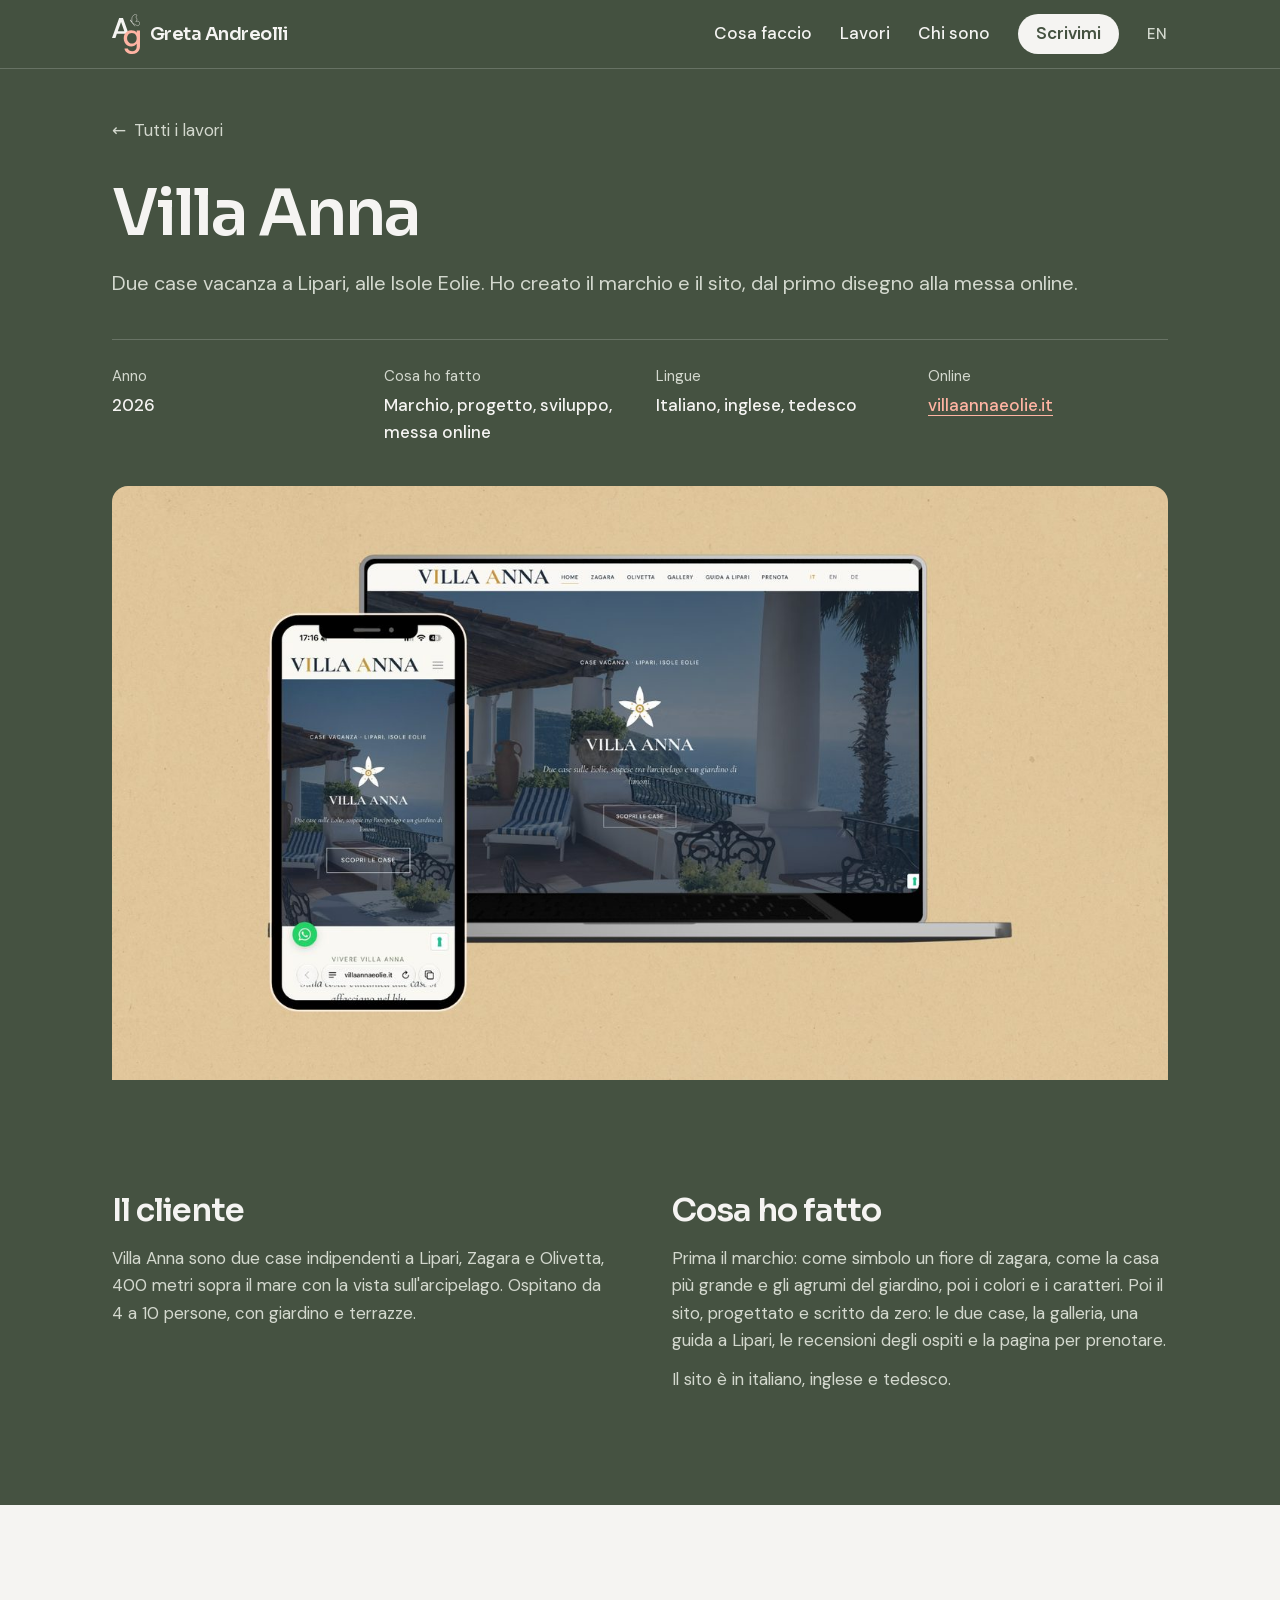
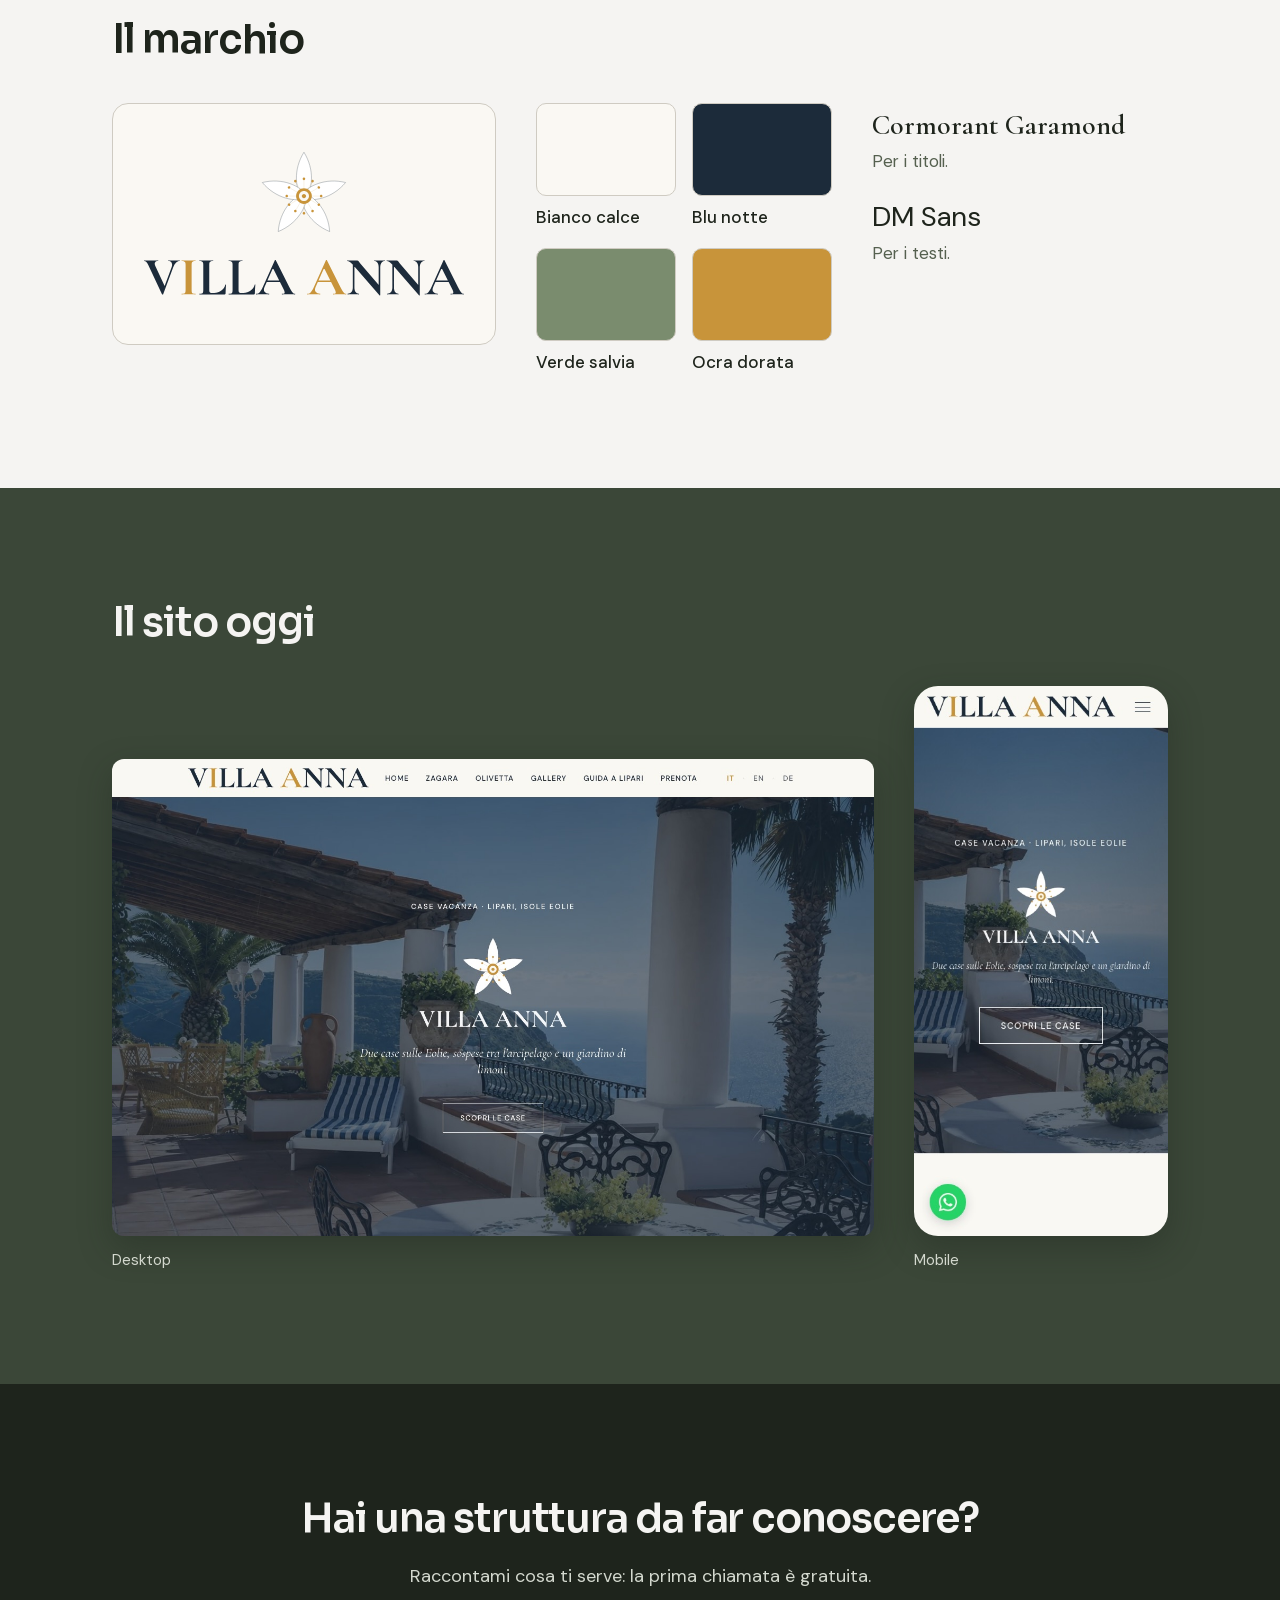
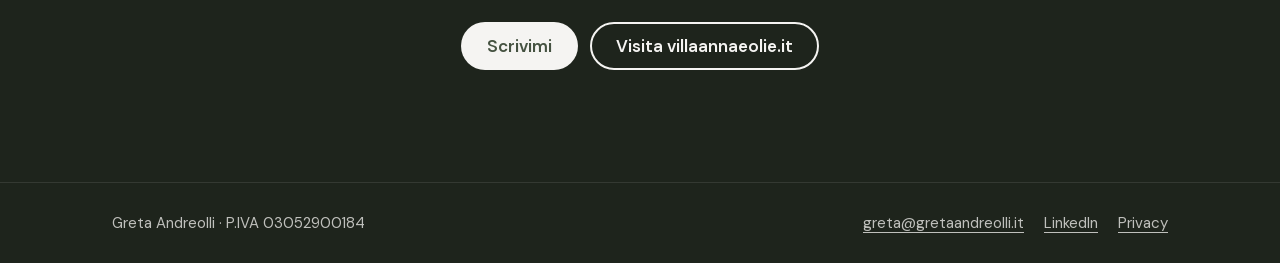
<file: lavori/villa-anna.html>
<!DOCTYPE html>
<html lang="it">
<head>
  <meta charset="UTF-8">
  <meta name="viewport" content="width=device-width, initial-scale=1.0">
  <meta name="theme-color" content="#455241">

  <title>Villa Anna – Greta Andreolli</title>
  <meta name="description" content="Villa Anna, due case vacanza a Lipari: marchio, sito e messa online progettati e realizzati da zero da Greta Andreolli.">
  <meta name="author" content="Greta Andreolli">

  <meta property="og:type" content="article">
  <meta property="og:title" content="Villa Anna – marchio e sito da zero">
  <meta property="og:description" content="Due case vacanza alle Isole Eolie: il marchio, il sito in tre lingue e la messa online.">
  <meta property="og:locale" content="it_IT">
    <meta property="og:url" content="https://gretaandreolli.it/lavori/villa-anna.html">
  <meta property="og:site_name" content="Greta Andreolli">
  <meta property="og:image" content="https://gretaandreolli.it/img/og-image.jpg">
  <meta property="og:image:width" content="1200">
  <meta property="og:image:height" content="630">
  <meta property="og:image:alt" content="Progetto il tuo sito e seguo i tuoi social. Così dicono la stessa cosa. Greta Andreolli, web designer e social media manager.">
  <meta name="twitter:card" content="summary_large_image">
  <link rel="canonical" href="https://gretaandreolli.it/lavori/villa-anna.html">
  <link rel="alternate" hreflang="it" href="https://gretaandreolli.it/lavori/villa-anna.html">
  <link rel="alternate" hreflang="en" href="https://gretaandreolli.it/en/lavori/villa-anna.html">

  <link rel="stylesheet" href="../css/style.css">

  <link rel="icon" href="../icons/farfalla.svg" type="image/svg+xml">

  <link rel="icon" href="../icons/farfalla-32.png" sizes="32x32" type="image/png">
  <link rel="icon" href="../icons/farfalla-48.png" sizes="48x48" type="image/png">
  <link rel="apple-touch-icon" href="../icons/farfalla-180.png">

  <script src="../js/main.js" defer></script>
</head>

<body>

  <a class="skip-link" href="#main">Vai al contenuto</a>

  <!-- HEADER -->
  <header class="site-header">
    <div class="container header-inner">
      <a href="../index.html" class="logo" aria-label="Greta Andreolli, torna alla home">
        <img src="../img/logo.svg" alt="" width="28" height="40">
        <span>Greta Andreolli</span>
      </a>

      <div class="header-actions">
        <a href="../index.html#contatti" class="header-cta">Scrivimi</a>

        <button class="menu-toggle" aria-expanded="false" aria-controls="menu">
          <span class="sr-only">Menu</span>
          <span class="menu-toggle-bar"></span>
        </button>
      </div>

      <nav id="menu" class="menu" aria-label="Principale">
        <a href="../index.html#servizi">Cosa faccio</a>
        <a href="../index.html#lavori" aria-current="page">Lavori</a>
        <a href="../index.html#chi-sono">Chi sono</a>
        <a href="../index.html#contatti" class="menu-cta">Scrivimi</a>
        <a href="../en/lavori/villa-anna.html" class="lang" lang="en" hreflang="en">EN <span class="sr-only">English</span></a>
      </nav>
    </div>
  </header>

  <main id="main">

    <!-- APERTURA DEL CASO -->
    <section class="case-hero">
      <div class="container">
        <a href="../index.html#lavori" class="back-link">Tutti i lavori</a>

        <div class="case-head">
          <h1>Villa Anna</h1>
          <p class="lead">Due case vacanza a Lipari, alle Isole Eolie. Ho creato il marchio e il sito, dal primo disegno alla messa online.</p>
        </div>

        <dl class="case-facts">
          <div>
            <dt>Anno</dt>
            <dd>2026</dd>
          </div>
          <div>
            <dt>Cosa ho fatto</dt>
            <dd>Marchio, progetto, sviluppo, messa online</dd>
          </div>
          <div>
            <dt>Lingue</dt>
            <dd>Italiano, inglese, tedesco</dd>
          </div>
          <div>
            <dt>Online</dt>
            <dd><a href="https://www.villaannaeolie.it/" target="_blank" rel="noopener">villaannaeolie.it</a></dd>
          </div>
        </dl>
      </div>

      <div class="container">
        <img class="case-cover" src="../img/villa-anna/copertina.jpg" alt="Il sito di Villa Anna su desktop e mobile" width="1400" height="788">
      </div>
    </section>

    <!-- IL RACCONTO -->
    <section class="section">
      <div class="container case-story">

        <div class="case-block">
          <h2>Il cliente</h2>
          <p>Villa Anna sono due case indipendenti a Lipari, Zagara e Olivetta, 400 metri sopra il mare con la vista sull'arcipelago. Ospitano da 4 a 10 persone, con giardino e terrazze.</p>
        </div>

        <div class="case-block">
          <h2>Cosa ho fatto</h2>
          <p>Prima il marchio: come simbolo un fiore di zagara, come la casa più grande e gli agrumi del giardino, poi i colori e i caratteri. Poi il sito, progettato e scritto da zero: le due case, la galleria, una guida a Lipari, le recensioni degli ospiti e la pagina per prenotare.</p>
          <p>Il sito è in italiano, inglese e tedesco.</p>
        </div>

      </div>
    </section>

    <!-- IL MARCHIO: fascia chiara, nei colori di Villa Anna -->
    <section class="section section-light">
      <div class="container">
        <h2 class="section-title">Il marchio</h2>

        <div class="brand-board">
          <div class="brand-logo">
            <img src="../img/villa-anna/simbolo.svg" alt="" class="brand-symbol" width="679" height="647">
            <img src="../img/villa-anna/logo.svg" alt="Villa Anna" class="brand-wordmark" width="476" height="53">
          </div>

          <ul class="brand-colors" aria-label="Colori del marchio">
            <li><span class="swatch" style="background:#FAF8F3"></span>Bianco calce</li>
            <li><span class="swatch" style="background:#1C2B3A"></span>Blu notte</li>
            <li><span class="swatch" style="background:#7A8C6E"></span>Verde salvia</li>
            <li><span class="swatch" style="background:#C8943A"></span>Ocra dorata</li>
          </ul>

          <div class="brand-type">
            <p class="brand-type-sample brand-type-serif">Cormorant Garamond</p>
            <p>Per i titoli.</p>
            <p class="brand-type-sample">DM Sans</p>
            <p>Per i testi.</p>
          </div>
        </div>
      </div>
    </section>

    <!-- LE SCHERMATE -->
    <section class="section section-deep">
      <div class="container">
        <h2 class="section-title">Il sito oggi</h2>

        <div class="case-screens">
          <figure class="screen screen-desktop">
            <img src="../img/villa-anna/desktop.jpg" alt="La home di villaannaeolie.it su desktop" loading="lazy" width="1440" height="900">
            <figcaption>Desktop</figcaption>
          </figure>
          <figure class="screen screen-mobile">
            <img src="../img/villa-anna/mobile.jpg" alt="La home di villaannaeolie.it su mobile" loading="lazy" width="390" height="844">
            <figcaption>Mobile</figcaption>
          </figure>
        </div>
      </div>
    </section>

    <!-- CHIUSURA -->
    <section class="section section-dark">
      <div class="container case-end">
        <h2 class="section-title">Hai una struttura da far conoscere?</h2>
        <p>Raccontami cosa ti serve: la prima chiamata è gratuita.</p>
        <div class="actions">
          <a href="../index.html#contatti" class="btn btn-primary">Scrivimi</a>
          <a href="https://www.villaannaeolie.it/" class="btn btn-ghost" target="_blank" rel="noopener">Visita villaannaeolie.it</a>
        </div>
      </div>
    </section>

  </main>

  <footer class="site-footer">
    <div class="container footer-inner">
      <p>Greta Andreolli · P.IVA 03052900184</p>
      <p class="footer-links">
        <a href="mailto:greta@gretaandreolli.it">greta@gretaandreolli.it</a>
        <a href="https://www.linkedin.com/in/gretaandreolli/" target="_blank" rel="noopener">LinkedIn</a>
        <a href="../privacy.html">Privacy</a>
      </p>
    </div>
  </footer>

</body>
</html>
</file>
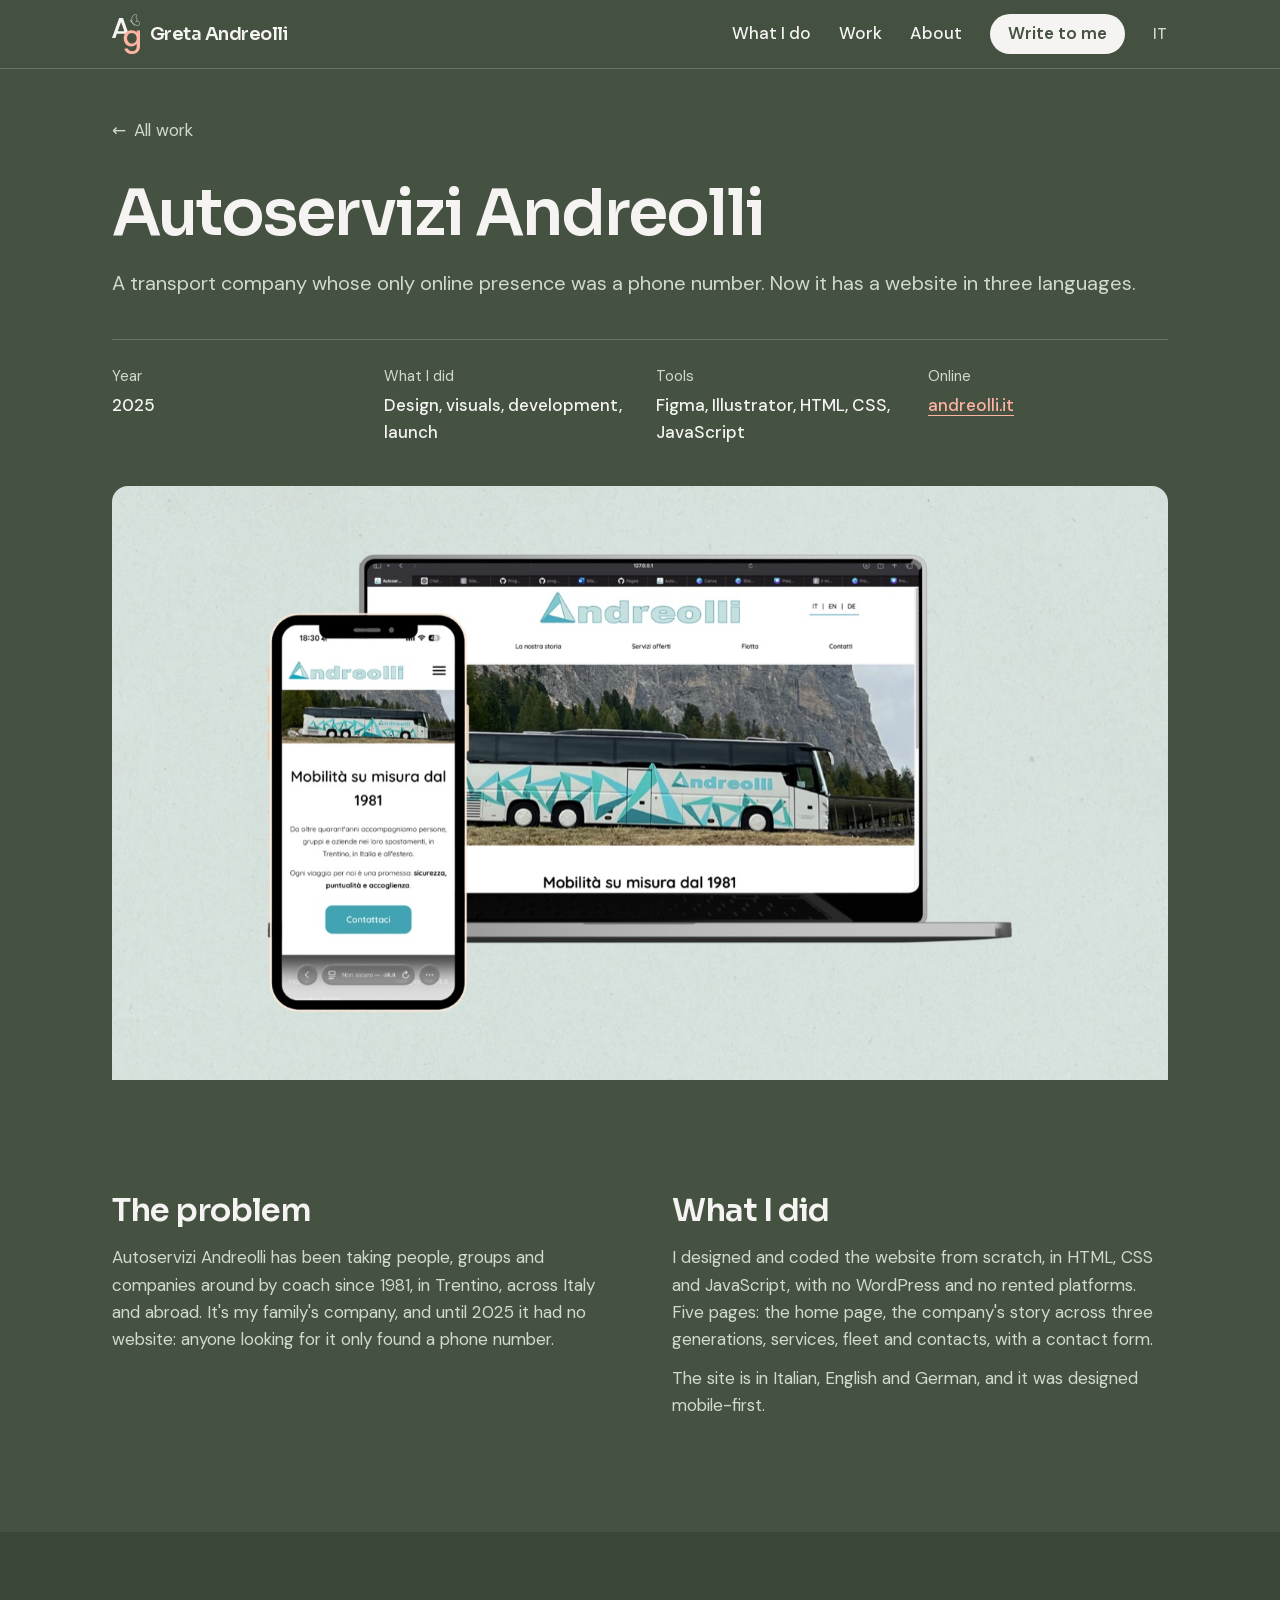
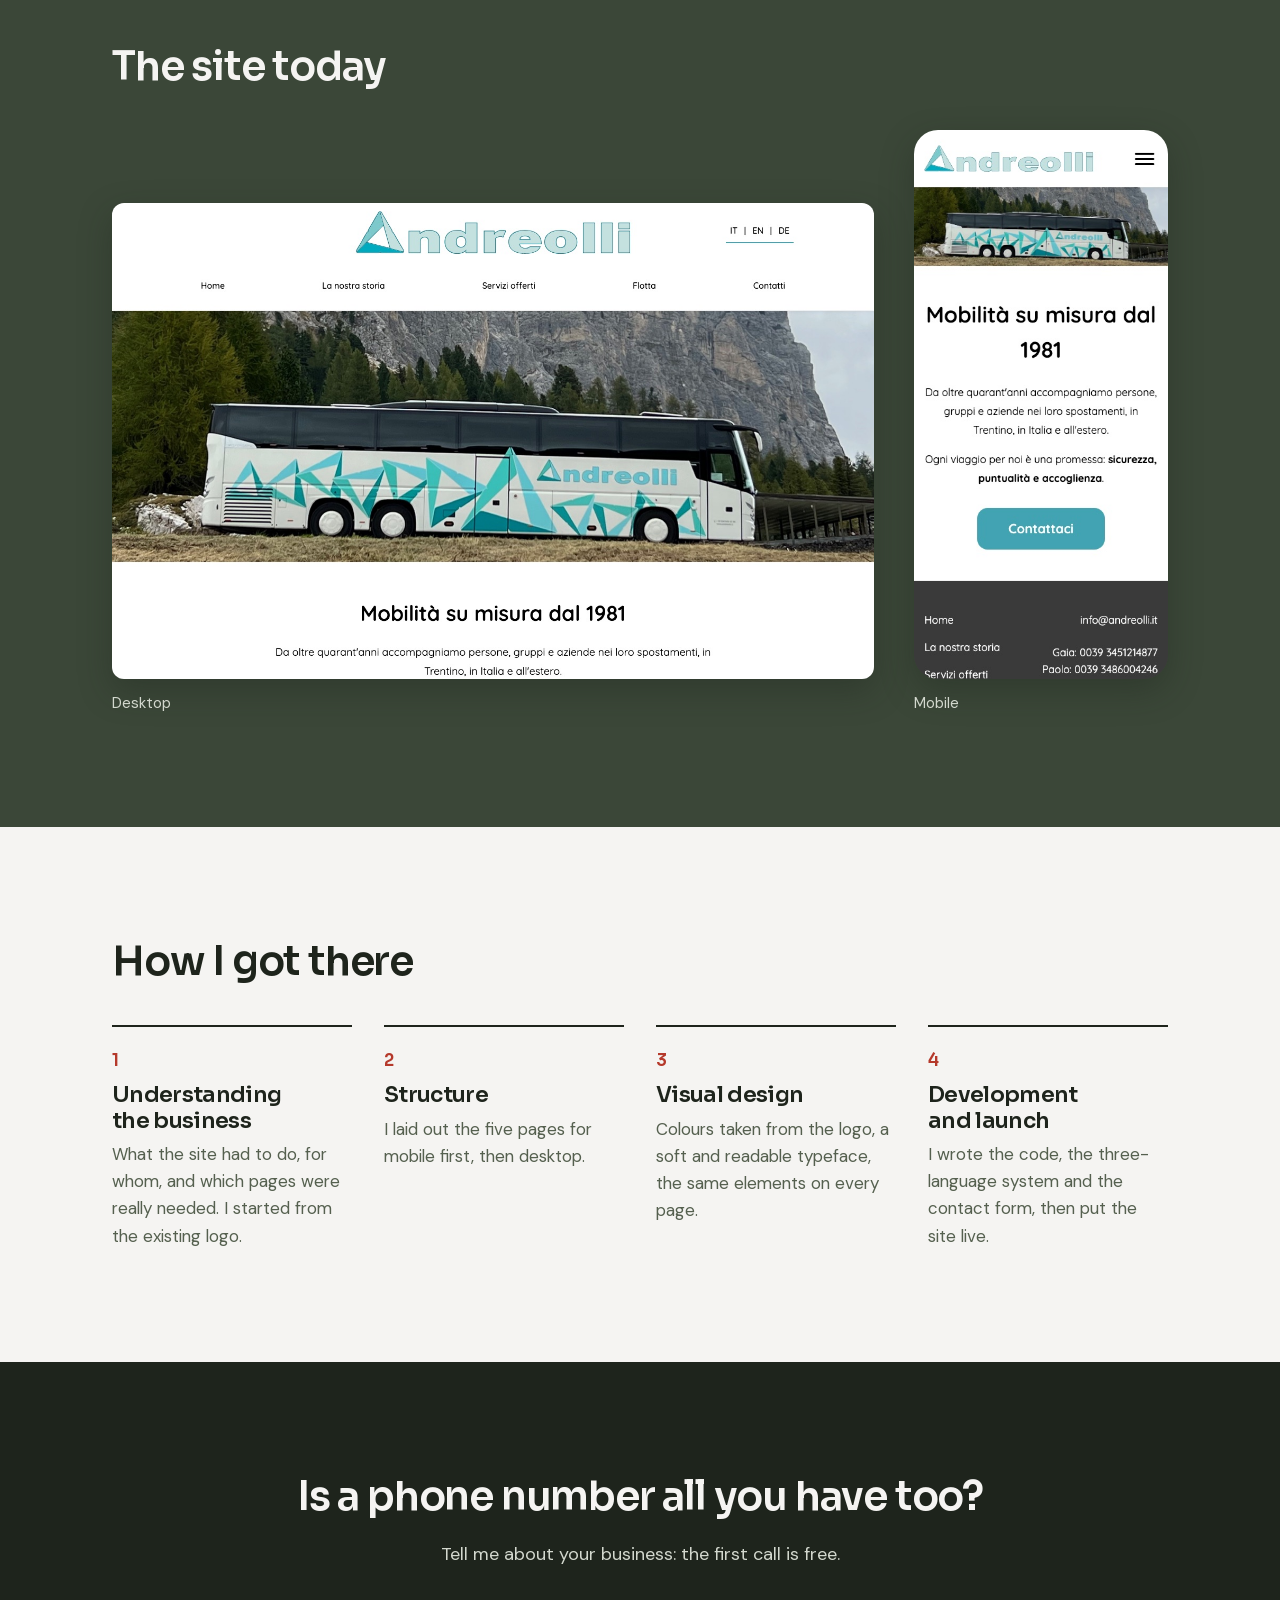
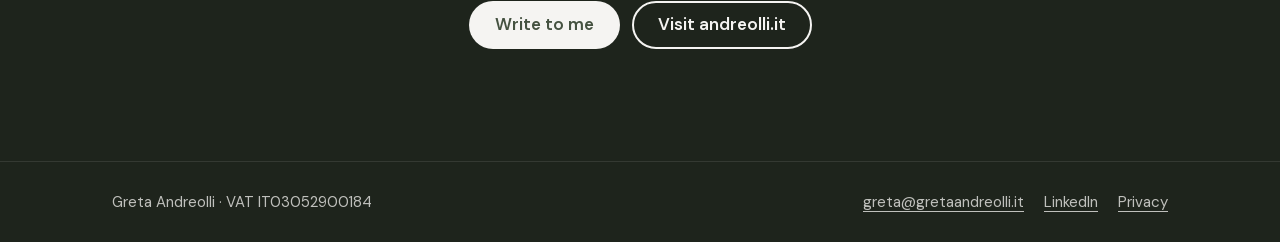
<file: en/lavori/autoservizi-andreolli.html>
<!DOCTYPE html>
<html lang="en">
<head>
  <meta charset="UTF-8">
  <meta name="viewport" content="width=device-width, initial-scale=1.0">
  <meta name="theme-color" content="#455241">

  <title>Autoservizi Andreolli – Greta Andreolli</title>
  <meta name="description" content="The website of Autoservizi Andreolli, a coach company since 1981: designed and coded from scratch, in three languages, by Greta Andreolli.">
  <meta name="author" content="Greta Andreolli">

  <meta property="og:type" content="article">
  <meta property="og:title" content="Autoservizi Andreolli – a website from scratch">
  <meta property="og:description" content="A transport company that only had a phone number. Now it has a website in three languages.">
  <meta property="og:locale" content="en_GB">
    <meta property="og:url" content="https://gretaandreolli.it/en/lavori/autoservizi-andreolli.html">
  <meta property="og:site_name" content="Greta Andreolli">
  <meta property="og:image" content="https://gretaandreolli.it/img/og-image-en.jpg">
  <meta property="og:image:width" content="1200">
  <meta property="og:image:height" content="630">
  <meta property="og:image:alt" content="I design your website and run your social media. So they say the same thing. Greta Andreolli, web designer and social media manager.">
  <meta name="twitter:card" content="summary_large_image">
  <link rel="canonical" href="https://gretaandreolli.it/en/lavori/autoservizi-andreolli.html">
  <link rel="alternate" hreflang="it" href="https://gretaandreolli.it/lavori/autoservizi-andreolli.html">
  <link rel="alternate" hreflang="en" href="https://gretaandreolli.it/en/lavori/autoservizi-andreolli.html">

  <link rel="stylesheet" href="../../css/style.css">

  <link rel="icon" href="../../icons/farfalla.svg" type="image/svg+xml">

  <link rel="icon" href="../../icons/farfalla-32.png" sizes="32x32" type="image/png">
  <link rel="icon" href="../../icons/farfalla-48.png" sizes="48x48" type="image/png">
  <link rel="apple-touch-icon" href="../../icons/farfalla-180.png">

  <script src="../../js/main.js" defer></script>
</head>

<body>

  <a class="skip-link" href="#main">Skip to content</a>

  <!-- HEADER -->
  <header class="site-header">
    <div class="container header-inner">
      <a href="../index.html" class="logo" aria-label="Greta Andreolli, back to home">
        <img src="../../img/logo.svg" alt="" width="28" height="40">
        <span>Greta Andreolli</span>
      </a>

      <div class="header-actions">
        <a href="../index.html#contact" class="header-cta">Write to me</a>

        <button class="menu-toggle" aria-expanded="false" aria-controls="menu">
          <span class="sr-only">Menu</span>
          <span class="menu-toggle-bar"></span>
        </button>
      </div>

      <nav id="menu" class="menu" aria-label="Main">
        <a href="../index.html#services">What I do</a>
        <a href="../index.html#work" aria-current="page">Work</a>
        <a href="../index.html#about">About</a>
        <a href="../index.html#contact" class="menu-cta">Write to me</a>
        <a href="../../lavori/autoservizi-andreolli.html" class="lang" lang="it" hreflang="it">IT <span class="sr-only">Italiano</span></a>
      </nav>
    </div>
  </header>

  <main id="main">

    <!-- APERTURA DEL CASO -->
    <section class="case-hero">
      <div class="container">
        <a href="../index.html#work" class="back-link">All work</a>

        <div class="case-head">
          <h1>Autoservizi Andreolli</h1>
          <p class="lead">A transport company whose only online presence was a phone number. Now it has a website in three languages.</p>
        </div>

        <dl class="case-facts">
          <div>
            <dt>Year</dt>
            <dd>2025</dd>
          </div>
          <div>
            <dt>What I did</dt>
            <dd>Design, visuals, development, launch</dd>
          </div>
          <div>
            <dt>Tools</dt>
            <dd>Figma, Illustrator, HTML, CSS, JavaScript</dd>
          </div>
          <div>
            <dt>Online</dt>
            <dd><a href="https://www.andreolli.it/" target="_blank" rel="noopener">andreolli.it</a></dd>
          </div>
        </dl>
      </div>

      <div class="container">
        <img class="case-cover" src="../../img/autoservizi-andreolli.jpg" alt="The Autoservizi Andreolli website on desktop and mobile" width="1400" height="788">
      </div>
    </section>

    <!-- IL RACCONTO -->
    <section class="section">
      <div class="container case-story">

        <div class="case-block">
          <h2>The problem</h2>
          <p>Autoservizi Andreolli has been taking people, groups and companies around by coach since 1981, in Trentino, across Italy and abroad. It's my family's company, and until 2025 it had no website: anyone looking for it only found a phone number.</p>
        </div>

        <div class="case-block">
          <h2>What I did</h2>
          <p>I designed and coded the website from scratch, in HTML, CSS and JavaScript, with no WordPress and no rented platforms. Five pages: the home page, the company's story across three generations, services, fleet and contacts, with a contact form.</p>
          <p>The site is in Italian, English and German, and it was designed mobile-first.</p>
        </div>

      </div>
    </section>

    <!-- LE SCHERMATE -->
    <section class="section section-deep">
      <div class="container">
        <h2 class="section-title">The site today</h2>

        <div class="case-screens">
          <figure class="screen screen-desktop">
            <img src="../../img/autoservizi/desktop.jpg" alt="The andreolli.it home page on desktop, with the coach in front of the Dolomites" loading="lazy" width="1440" height="900">
            <figcaption>Desktop</figcaption>
          </figure>
          <figure class="screen screen-mobile">
            <img src="../../img/autoservizi/mobile.jpg" alt="The andreolli.it home page on mobile" loading="lazy" width="390" height="844">
            <figcaption>Mobile</figcaption>
          </figure>
        </div>
      </div>
    </section>

    <!-- IL PROCESSO: qui la sequenza conta -->
    <section class="section section-light">
      <div class="container">
        <h2 class="section-title">How I got there</h2>

        <ol class="case-steps">
          <li>
            <h3>Understanding the business</h3>
            <p>What the site had to do, for whom, and which pages were really needed. I started from the existing logo.</p>
          </li>
          <li>
            <h3>Structure</h3>
            <p>I laid out the five pages for mobile first, then desktop.</p>
          </li>
          <li>
            <h3>Visual design</h3>
            <p>Colours taken from the logo, a soft and readable typeface, the same elements on every page.</p>
          </li>
          <li>
            <h3>Development and launch</h3>
            <p>I wrote the code, the three-language system and the contact form, then put the site live.</p>
          </li>
        </ol>
      </div>
    </section>

    <!-- CHIUSURA -->
    <section class="section section-dark">
      <div class="container case-end">
        <h2 class="section-title">Is a phone number all you have too?</h2>
        <p>Tell me about your business: the first call is free.</p>
        <div class="actions">
          <a href="../index.html#contact" class="btn btn-primary">Write to me</a>
          <a href="https://www.andreolli.it/" class="btn btn-ghost" target="_blank" rel="noopener">Visit andreolli.it</a>
        </div>
      </div>
    </section>

  </main>

  <footer class="site-footer">
    <div class="container footer-inner">
      <p>Greta Andreolli · VAT IT03052900184</p>
      <p class="footer-links">
        <a href="mailto:greta@gretaandreolli.it">greta@gretaandreolli.it</a>
        <a href="https://www.linkedin.com/in/gretaandreolli/" target="_blank" rel="noopener">LinkedIn</a>
        <a href="../privacy.html">Privacy</a>
      </p>
    </div>
  </footer>

</body>
</html>
</file>
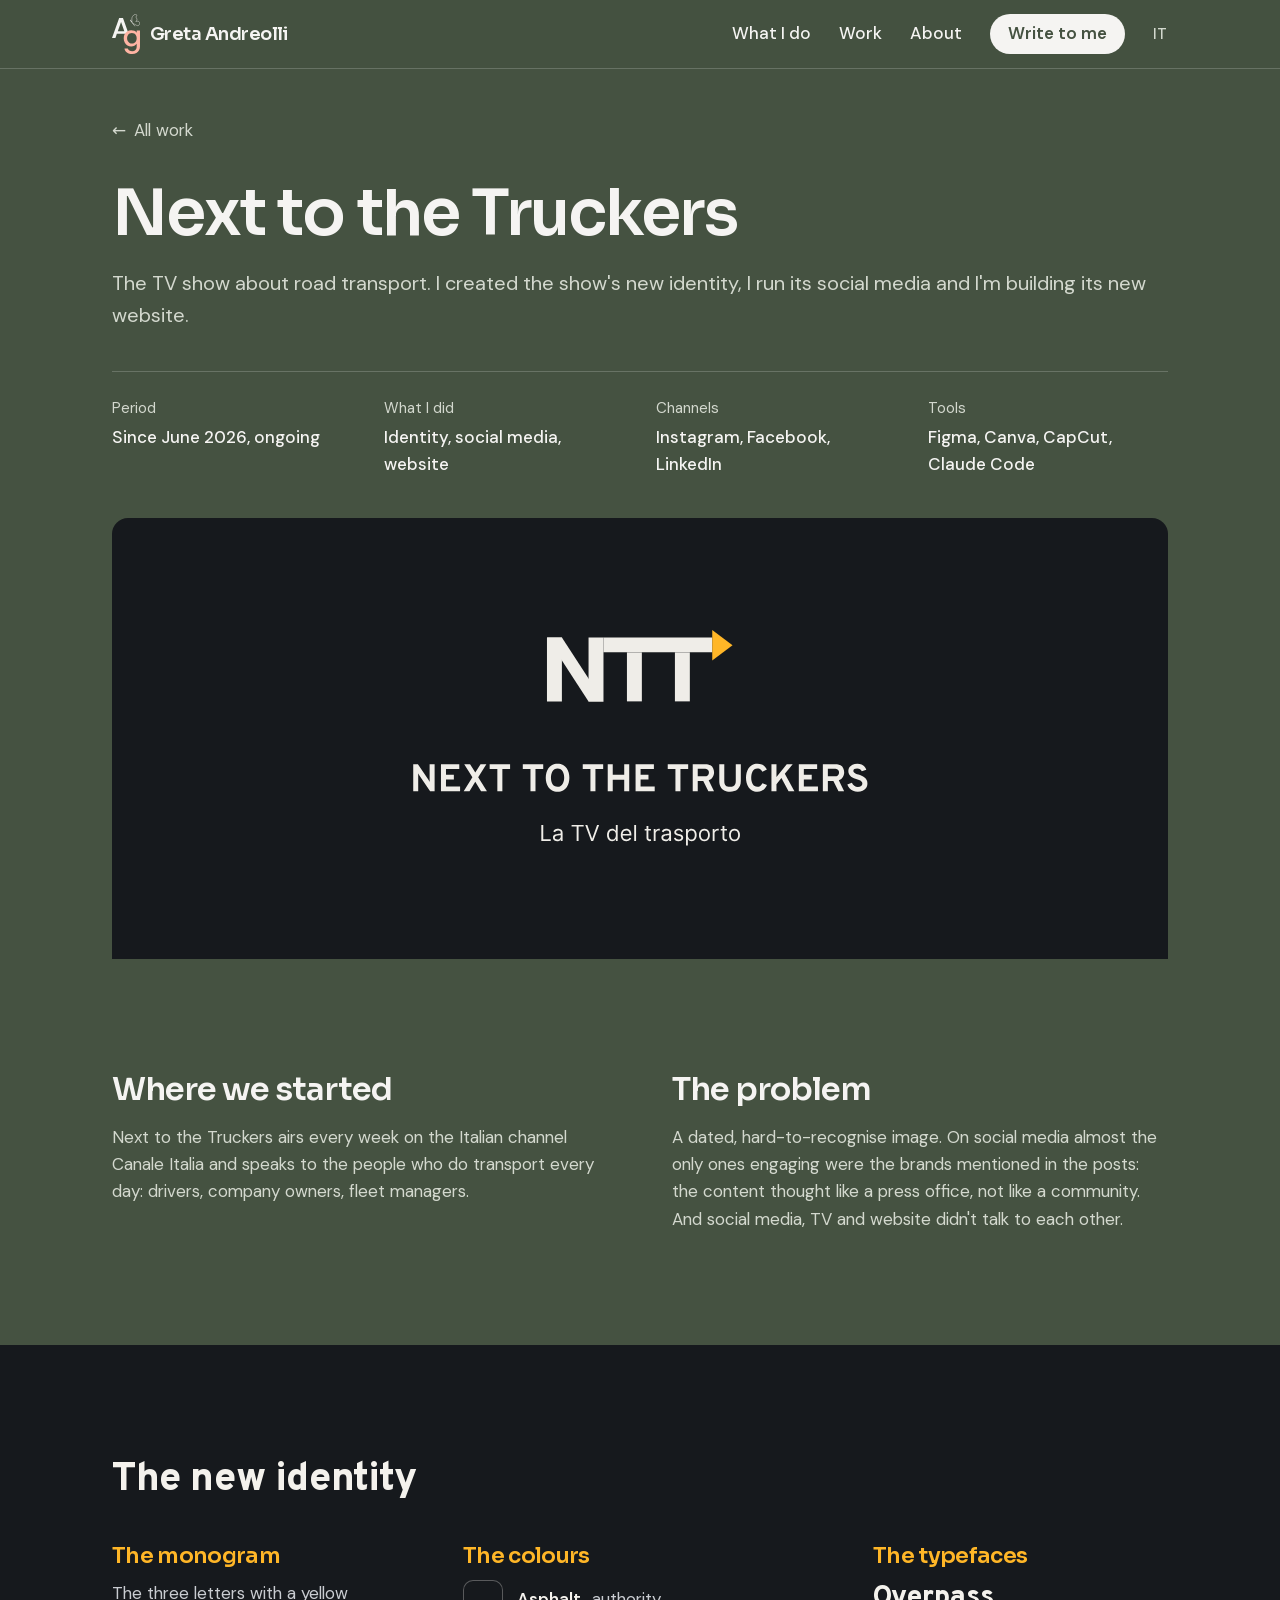
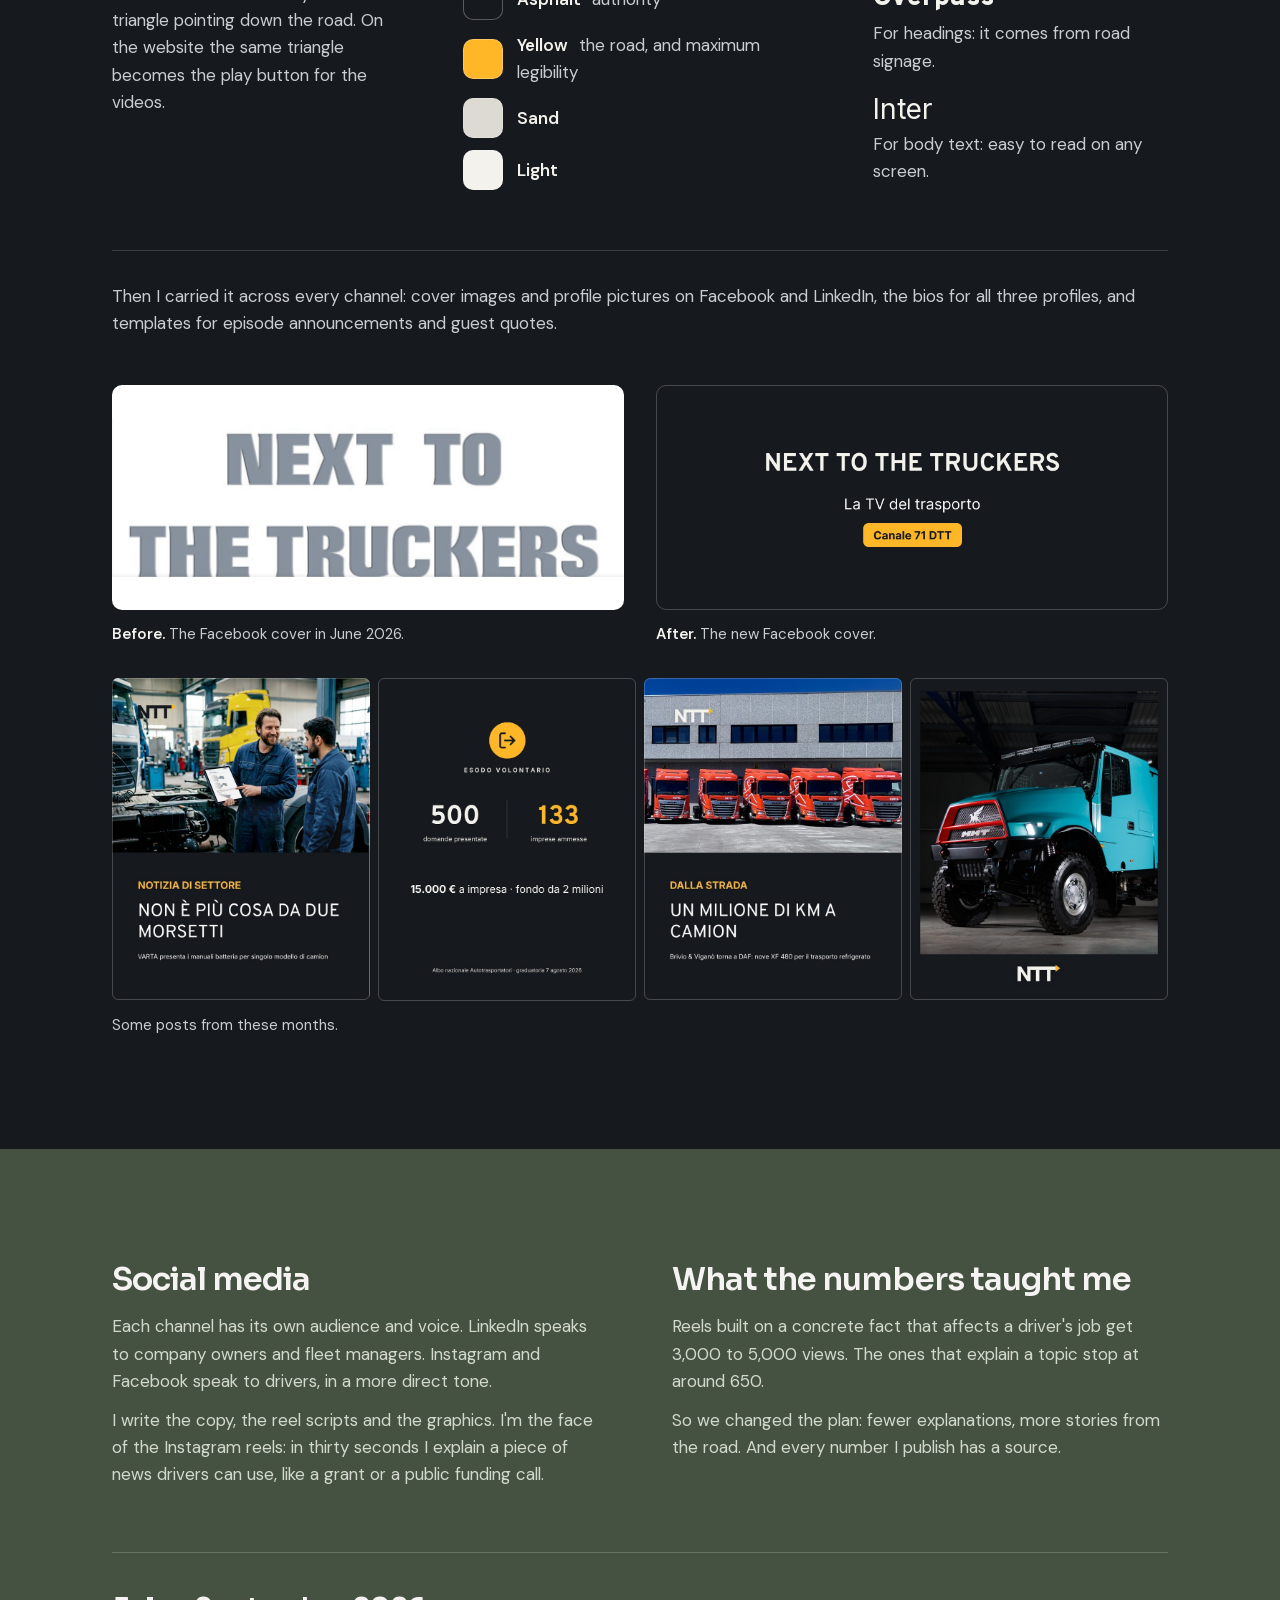
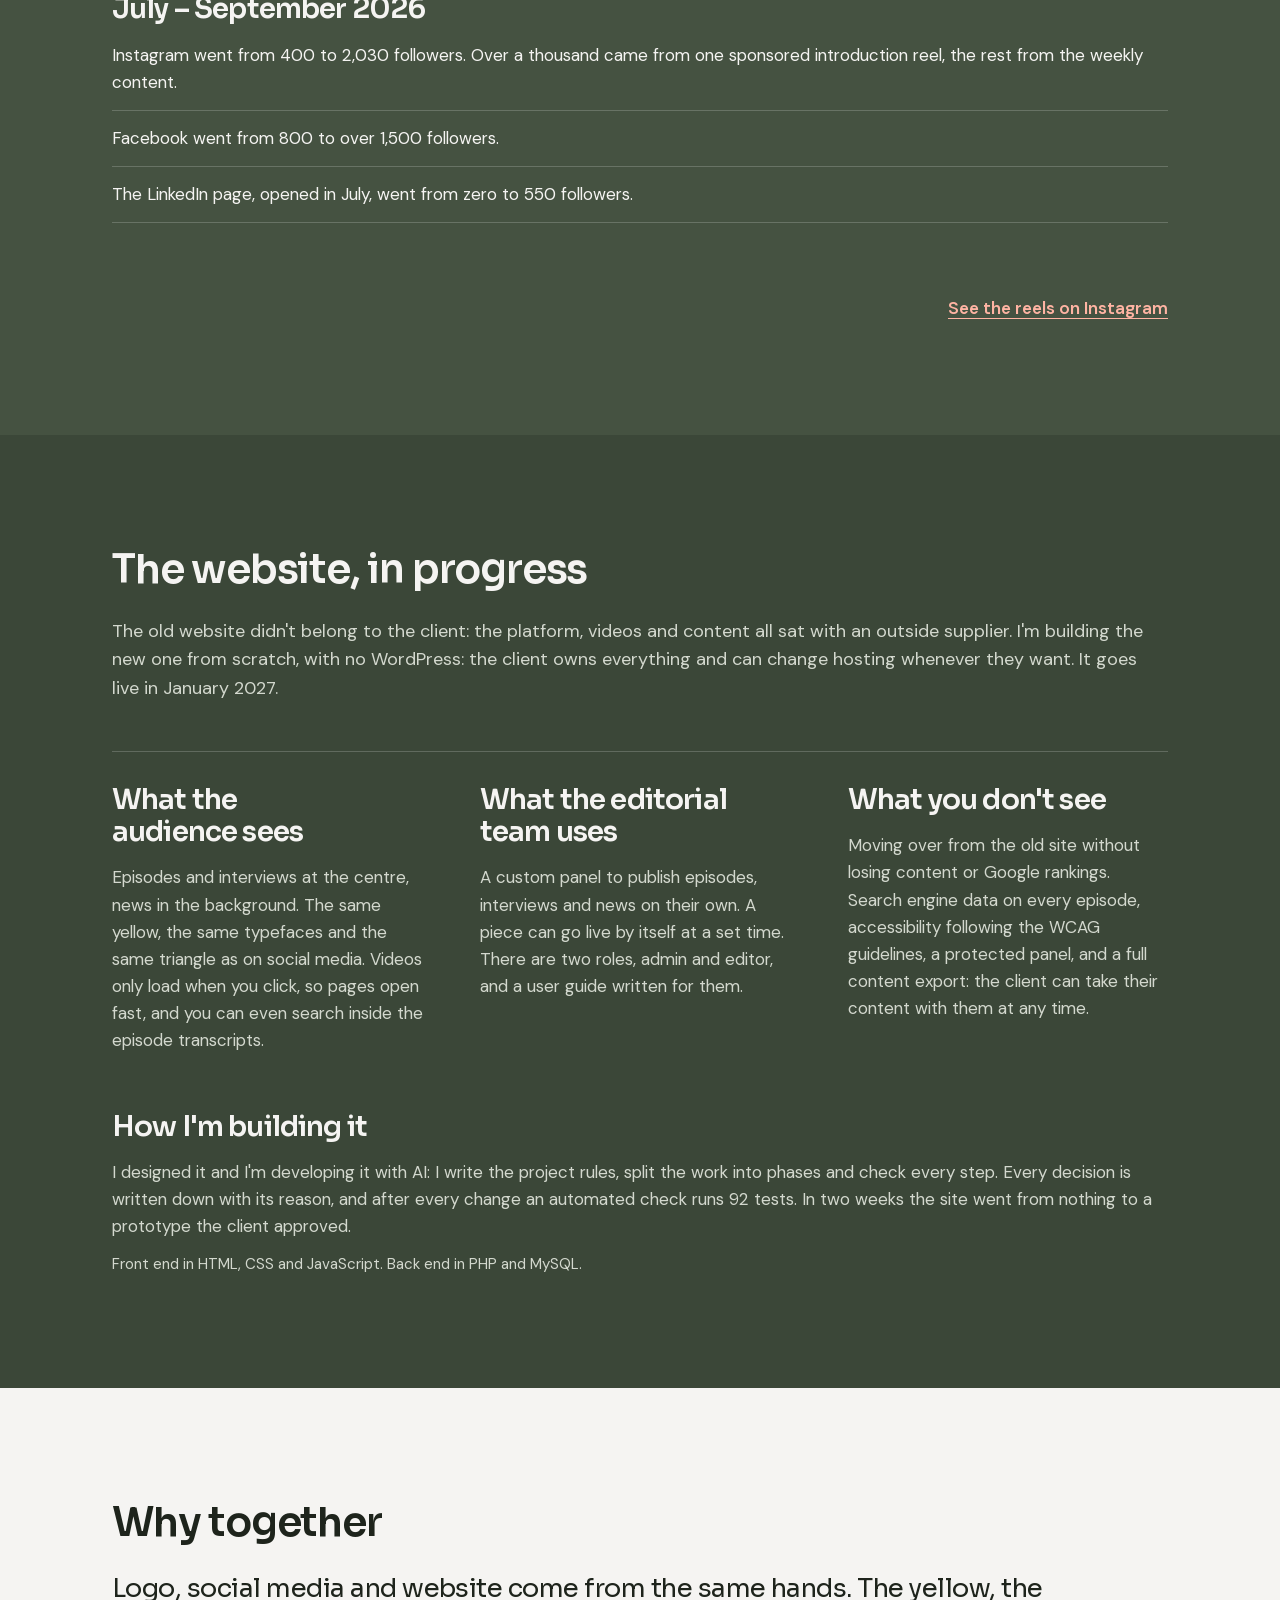
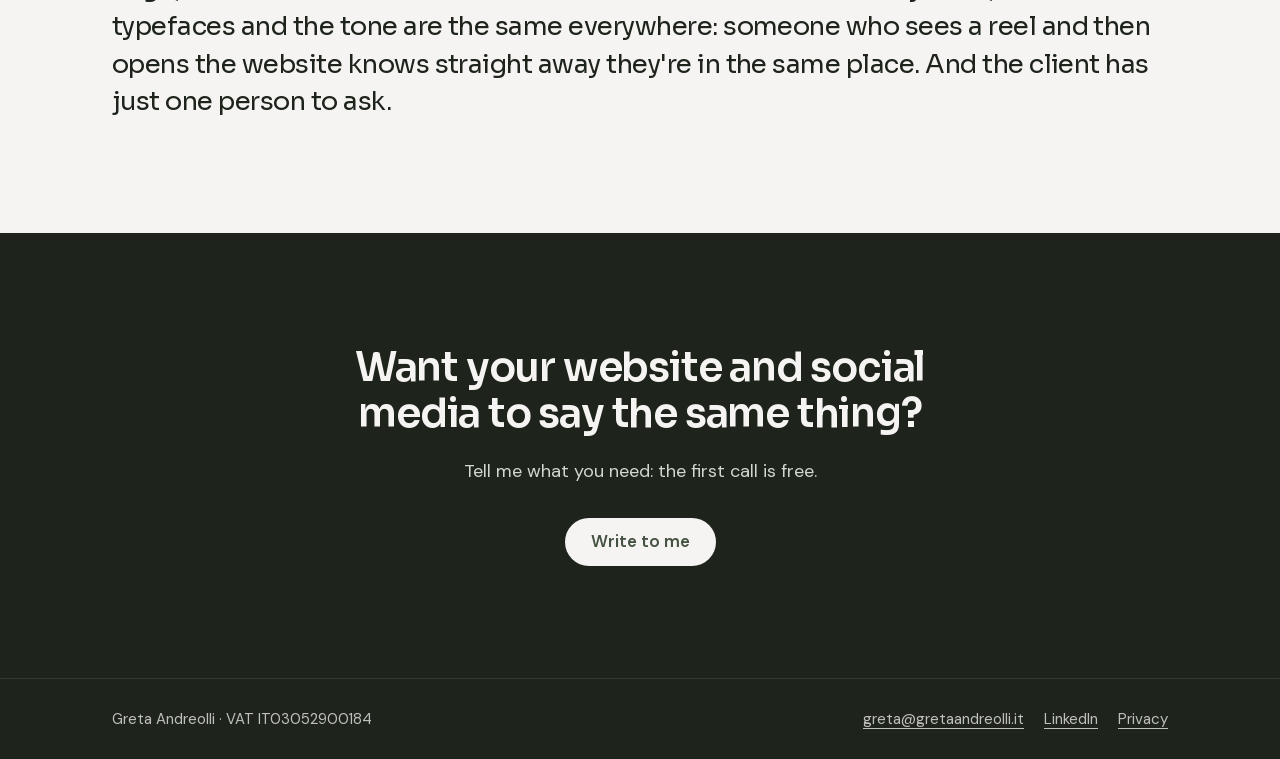
<file: en/lavori/next-to-the-truckers.html>
<!DOCTYPE html>
<html lang="en">
<head>
  <meta charset="UTF-8">
  <meta name="viewport" content="width=device-width, initial-scale=1.0">
  <meta name="theme-color" content="#455241">

  <title>Next to the Truckers – Greta Andreolli</title>
  <meta name="description" content="Next to the Truckers, the TV show about road transport: new identity, social media and a new website, handled by one person.">
  <meta name="author" content="Greta Andreolli">

  <meta property="og:type" content="article">
  <meta property="og:title" content="Next to the Truckers – identity, social media and website">
  <meta property="og:description" content="The TV show about road transport: new identity, social media and website, handled by one person.">
  <meta property="og:locale" content="en_GB">
    <meta property="og:url" content="https://gretaandreolli.it/en/lavori/next-to-the-truckers.html">
  <meta property="og:site_name" content="Greta Andreolli">
  <meta property="og:image" content="https://gretaandreolli.it/img/og-image-en.jpg">
  <meta property="og:image:width" content="1200">
  <meta property="og:image:height" content="630">
  <meta property="og:image:alt" content="I design your website and run your social media. So they say the same thing. Greta Andreolli, web designer and social media manager.">
  <meta name="twitter:card" content="summary_large_image">
  <link rel="canonical" href="https://gretaandreolli.it/en/lavori/next-to-the-truckers.html">
  <link rel="alternate" hreflang="it" href="https://gretaandreolli.it/lavori/next-to-the-truckers.html">
  <link rel="alternate" hreflang="en" href="https://gretaandreolli.it/en/lavori/next-to-the-truckers.html">

  <link rel="stylesheet" href="../../css/style.css">

  <link rel="icon" href="../../icons/farfalla.svg" type="image/svg+xml">
  <link rel="icon" href="../../icons/farfalla-32.png" sizes="32x32" type="image/png">
  <link rel="icon" href="../../icons/farfalla-48.png" sizes="48x48" type="image/png">
  <link rel="apple-touch-icon" href="../../icons/farfalla-180.png">

  <script src="../../js/main.js" defer></script>
</head>

<body>

  <a class="skip-link" href="#main">Skip to content</a>

  <!-- HEADER -->
  <header class="site-header">
    <div class="container header-inner">
      <a href="../index.html" class="logo" aria-label="Greta Andreolli, back to home">
        <img src="../../img/logo.svg" alt="" width="28" height="40">
        <span>Greta Andreolli</span>
      </a>

      <div class="header-actions">
        <a href="../index.html#contact" class="header-cta">Write to me</a>

        <button class="menu-toggle" aria-expanded="false" aria-controls="menu">
          <span class="sr-only">Menu</span>
          <span class="menu-toggle-bar"></span>
        </button>
      </div>

      <nav id="menu" class="menu" aria-label="Main">
        <a href="../index.html#services">What I do</a>
        <a href="../index.html#work" aria-current="page">Work</a>
        <a href="../index.html#about">About</a>
        <a href="../index.html#contact" class="menu-cta">Write to me</a>
        <a href="../../lavori/next-to-the-truckers.html" class="lang" lang="it" hreflang="it">IT <span class="sr-only">Italiano</span></a>
      </nav>
    </div>
  </header>

  <main id="main">

    <!-- APERTURA DEL CASO -->
    <section class="case-hero">
      <div class="container">
        <a href="../index.html#work" class="back-link">All work</a>

        <div class="case-head">
          <h1>Next to the Truckers</h1>
          <p class="lead">The TV show about road transport. I created the show's new identity, I run its social media and I'm building its new website.</p>
        </div>

        <dl class="case-facts">
          <div>
            <dt>Period</dt>
            <dd>Since June 2026, ongoing</dd>
          </div>
          <div>
            <dt>What I did</dt>
            <dd>Identity, social media, website</dd>
          </div>
          <div>
            <dt>Channels</dt>
            <dd>Instagram, Facebook, LinkedIn</dd>
          </div>
          <div>
            <dt>Tools</dt>
            <dd>Figma, Canva, CapCut, Claude Code</dd>
          </div>
        </dl>
      </div>

      <!-- Copertina: il monogramma nei colori del programma -->
      <div class="container">
        <div class="ntt-cover">
          <img src="../../img/ntt/logo-ntt-completo.svg" alt="Next to the Truckers, "La TV del trasporto" (the TV show about transport): the full logo" width="665" height="314">
        </div>
      </div>
    </section>

    <!-- IL PUNTO DI PARTENZA -->
    <section class="section">
      <div class="container case-story">
        <div class="case-block">
          <h2>Where we started</h2>
          <p>Next to the Truckers airs every week on the Italian channel Canale Italia and speaks to the people who do transport every day: drivers, company owners, fleet managers.</p>
        </div>
        <div class="case-block">
          <h2>The problem</h2>
          <p>A dated, hard-to-recognise image. On social media almost the only ones engaging were the brands mentioned in the posts: the content thought like a press office, not like a community. And social media, TV and website didn't talk to each other.</p>
        </div>
      </div>
    </section>

    <!-- L'IDENTITÀ: fascia nei colori di NTT -->
    <section class="section ntt-board">
      <div class="container">
        <h2 class="section-title">The new identity</h2>

        <div class="ntt-board-grid">
          <div class="ntt-block">
            <h3>The monogram</h3>
            <p>The three letters with a yellow triangle pointing down the road. On the website the same triangle becomes the play button for the videos.</p>
          </div>

          <div class="ntt-block">
            <h3>The colours</h3>
            <ul class="ntt-colors" aria-label="Next to the Truckers colours">
              <li><span class="swatch" style="background:#16191D"></span><span><strong>Asphalt</strong> authority</span></li>
              <li><span class="swatch" style="background:#FFB627"></span><span><strong>Yellow</strong> the road, and maximum legibility</span></li>
              <li><span class="swatch" style="background:#DCDAD2"></span><span><strong>Sand</strong></span></li>
              <li><span class="swatch" style="background:#F4F2ED"></span><span><strong>Light</strong></span></li>
            </ul>
          </div>

          <div class="ntt-block">
            <h3>The typefaces</h3>
            <p class="ntt-type ntt-type-head">Overpass</p>
            <p>For headings: it comes from road signage.</p>
            <p class="ntt-type ntt-type-body">Inter</p>
            <p>For body text: easy to read on any screen.</p>
          </div>
        </div>

        <p class="ntt-note">Then I carried it across every channel: cover images and profile pictures on Facebook and LinkedIn, the bios for all three profiles, and templates for episode announcements and guest quotes.</p>


        <div class="ntt-before-after">
          <figure class="ntt-before">
            <img src="../../img/ntt/prima-facebook.jpg" alt="The old Facebook cover: the words Next to the Truckers in grey on white" loading="lazy" width="1040" height="322">
            <figcaption><strong>Before.</strong> The Facebook cover in June 2026.</figcaption>
          </figure>
          <figure class="ntt-after">
            <img src="../../img/ntt/dopo-facebook.jpg" alt="The new Facebook cover: Next to the Truckers, the TV show about transport, Canale 71 DTT, on an asphalt background" loading="lazy" width="1640" height="720">
            <figcaption><strong>After.</strong> The new Facebook cover.</figcaption>
          </figure>
        </div>

        <figure class="ntt-posts-fig">
          <div class="ntt-posts">
              <img src="../../img/ntt/post-batteria.jpg" alt="Post about VARTA's battery guide for every truck model" loading="lazy" width="720" height="900">
              <img src="../../img/ntt/post-esodo.jpg" alt="LinkedIn post on the voluntary exit scheme: 500 applications, 133 companies admitted, 15,000 euros per company" loading="lazy" width="720" height="900">
              <img src="../../img/ntt/post-daf.jpg" alt="Post: "A million km per truck", a refrigerated transport company's DAF XF 480 fleet" loading="lazy" width="720" height="900">
              <img src="../../img/ntt/post-prometeon.jpg" alt="Photo of a truck with the NTT logo" loading="lazy" width="720" height="900">
          </div>
          <figcaption>Some posts from these months.</figcaption>
        </figure>
      </div>
    </section>

    <!-- I SOCIAL -->
    <section class="section">
      <div class="container case-story">
        <div class="case-block">
          <h2>Social media</h2>
          <p>Each channel has its own audience and voice. LinkedIn speaks to company owners and fleet managers. Instagram and Facebook speak to drivers, in a more direct tone.</p>
          <p>I write the copy, the reel scripts and the graphics. I'm the face of the Instagram reels: in thirty seconds I explain a piece of news drivers can use, like a grant or a public funding call.</p>
        </div>

        <div class="case-block">
          <h2>What the numbers taught me</h2>
          <p>Reels built on a concrete fact that affects a driver's job get 3,000 to 5,000 views. The ones that explain a topic stop at around 650.</p>
          <p>So we changed the plan: fewer explanations, more stories from the road. And every number I publish has a source.</p>
        </div>

        <div class="case-block case-result">
          <h3>July – September 2026</h3>
          <ul class="study-results">
            <li>Instagram went from 400 to 2,030 followers. Over a thousand came from one sponsored introduction reel, the rest from the weekly content.</li>
            <li>Facebook went from 800 to over 1,500 followers.</li>
            <li>The LinkedIn page, opened in July, went from zero to 550 followers.</li>
          </ul>
        </div>


        <a href="https://www.instagram.com/nexttothetruckers/" class="text-link ntt-ig" target="_blank" rel="noopener">See the reels on Instagram</a>
      </div>
    </section>

    <!-- IL SITO -->
    <section class="section section-deep">
      <div class="container">
        <div class="split">
          <h2 class="section-title">The website, in progress</h2>
          <p class="case-intro">The old website didn't belong to the client: the platform, videos and content all sat with an outside supplier. I'm building the new one from scratch, with no WordPress: the client owns everything and can change hosting whenever they want. It goes live in January 2027.</p>
        </div>

        <div class="site-parts">
          <div class="case-block">
            <h3>What the audience sees</h3>
            <p>Episodes and interviews at the centre, news in the background. The same yellow, the same typefaces and the same triangle as on social media. Videos only load when you click, so pages open fast, and you can even search inside the episode transcripts.</p>
          </div>
          <div class="case-block">
            <h3>What the editorial team uses</h3>
            <p>A custom panel to publish episodes, interviews and news on their own. A piece can go live by itself at a set time. There are two roles, admin and editor, and a user guide written for them.</p>
          </div>
          <div class="case-block">
            <h3>What you don't see</h3>
            <p>Moving over from the old site without losing content or Google rankings. Search engine data on every episode, accessibility following the WCAG guidelines, a protected panel, and a full content export: the client can take their content with them at any time.</p>
          </div>
        </div>

        <div class="split site-how">
          <h3>How I'm building it</h3>
          <div>
            <p>I designed it and I'm developing it with AI: I write the project rules, split the work into phases and check every step. Every decision is written down with its reason, and after every change an automated check runs 92 tests. In two weeks the site went from nothing to a prototype the client approved.</p>
            <p class="site-stack">Front end in HTML, CSS and JavaScript. Back end in PHP and MySQL.</p>
          </div>
        </div>
      </div>
    </section>

    <!-- PERCHÉ INSIEME -->
    <section class="section section-light">
      <div class="container case-together split">
        <h2 class="section-title">Why together</h2>
        <p>Logo, social media and website come from the same hands. The yellow, the typefaces and the tone are the same everywhere: someone who sees a reel and then opens the website knows straight away they're in the same place. And the client has just one person to ask.</p>
      </div>
    </section>

    <!-- CHIUSURA -->
    <section class="section section-dark">
      <div class="container case-end">
        <h2 class="section-title">Want your website and social media to say the same thing?</h2>
        <p>Tell me what you need: the first call is free.</p>
        <div class="actions">
          <a href="../index.html#contact" class="btn btn-primary">Write to me</a>
        </div>
      </div>
    </section>

  </main>

  <footer class="site-footer">
    <div class="container footer-inner">
      <p>Greta Andreolli · VAT IT03052900184</p>
      <p class="footer-links">
        <a href="mailto:greta@gretaandreolli.it">greta@gretaandreolli.it</a>
        <a href="https://www.linkedin.com/in/gretaandreolli/" target="_blank" rel="noopener">LinkedIn</a>
        <a href="../privacy.html">Privacy</a>
      </p>
    </div>
  </footer>

</body>
</html>
</file>
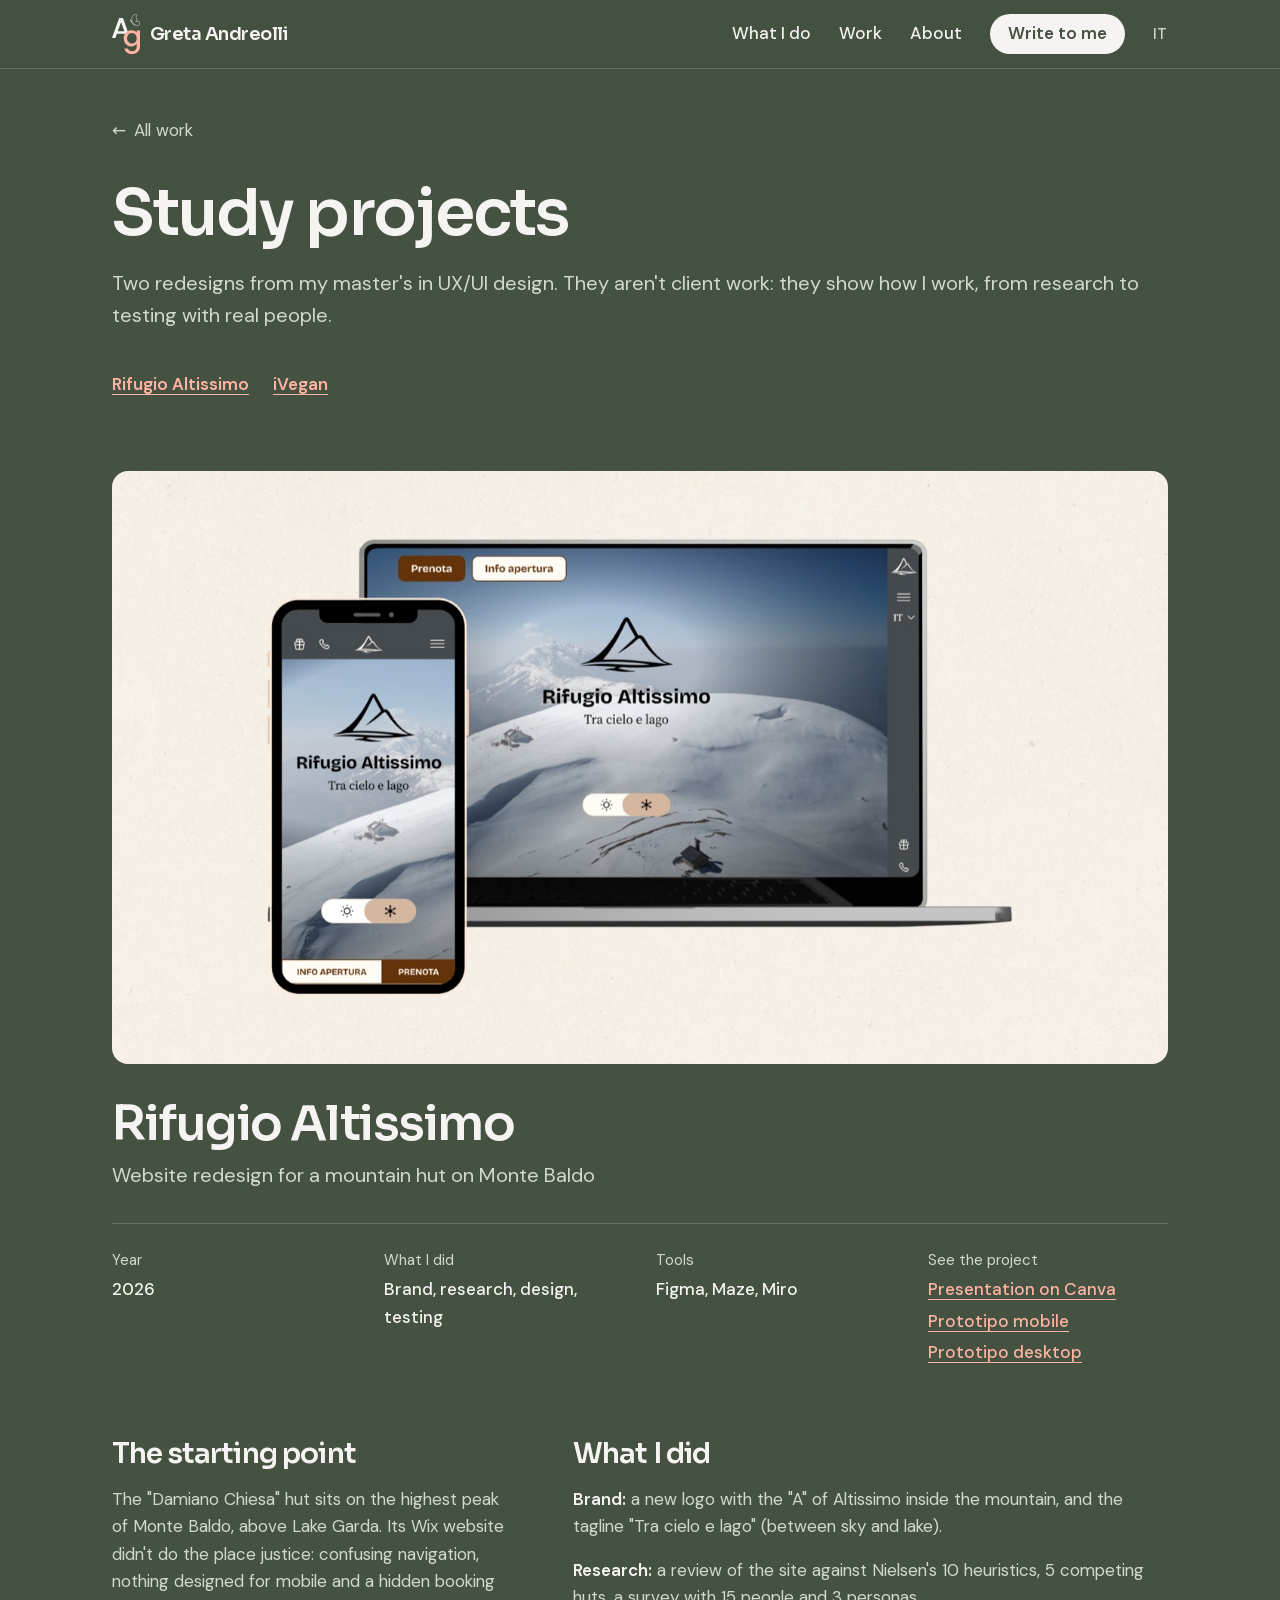
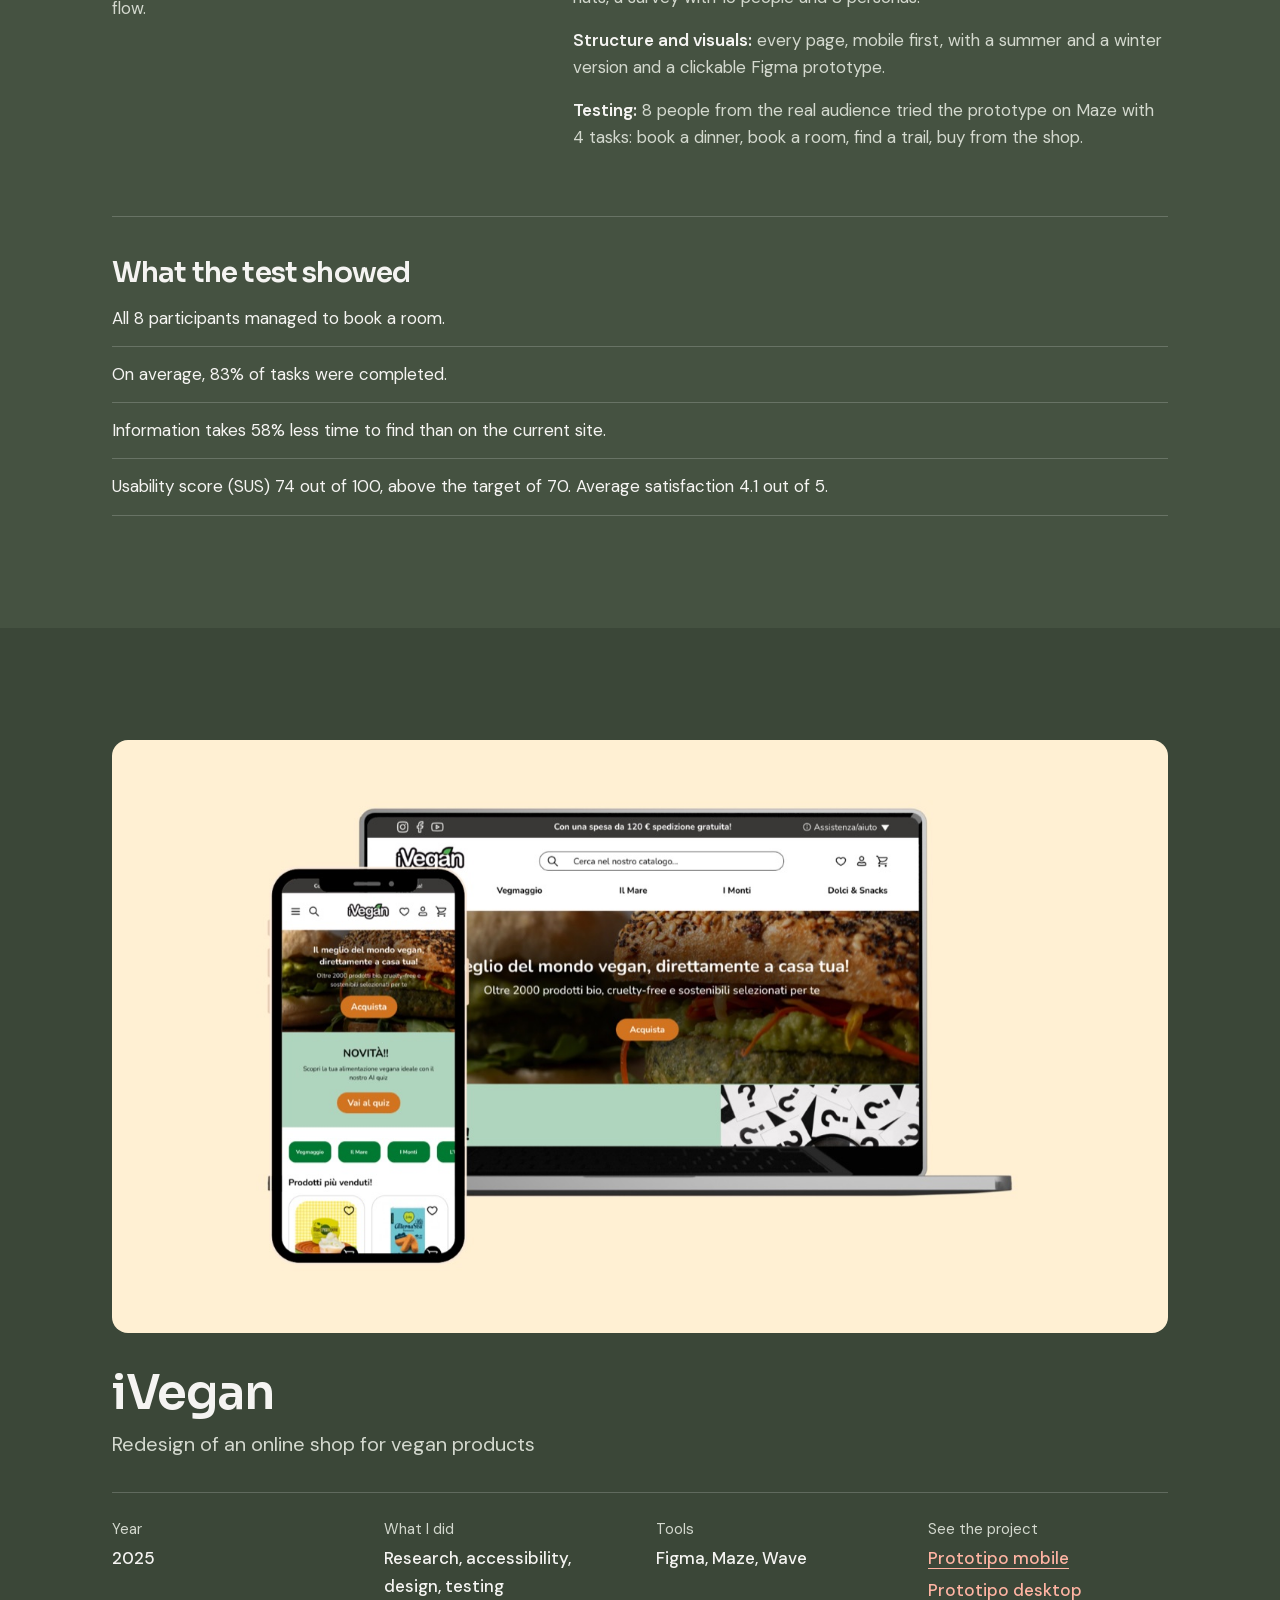
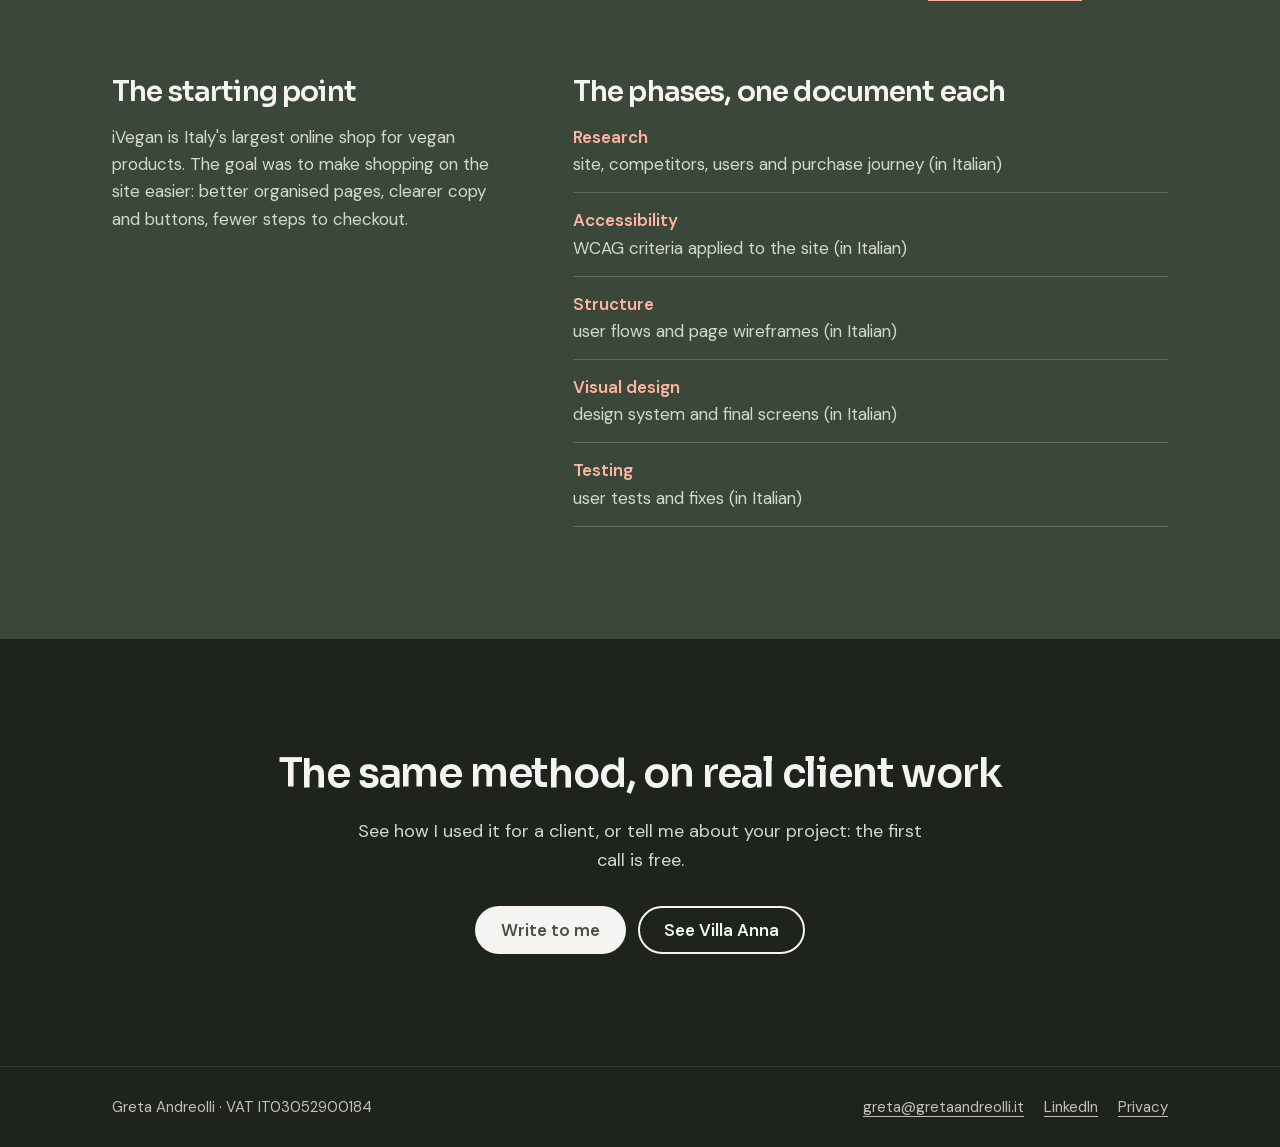
<file: en/lavori/progetti-di-studio.html>
<!DOCTYPE html>
<html lang="en">
<head>
  <meta charset="UTF-8">
  <meta name="viewport" content="width=device-width, initial-scale=1.0">
  <meta name="theme-color" content="#455241">

  <title>Study projects – Greta Andreolli</title>
  <meta name="description" content="Rifugio Altissimo and iVegan: two redesigns from my master's in UX/UI design, from research to user testing.">
  <meta name="author" content="Greta Andreolli">

  <meta property="og:type" content="article">
  <meta property="og:title" content="Study projects – Greta Andreolli">
  <meta property="og:description" content="Two redesigns from my UX/UI master's, from research to user testing.">
  <meta property="og:locale" content="en_GB">
    <meta property="og:url" content="https://gretaandreolli.it/en/lavori/progetti-di-studio.html">
  <meta property="og:site_name" content="Greta Andreolli">
  <meta property="og:image" content="https://gretaandreolli.it/img/og-image-en.jpg">
  <meta property="og:image:width" content="1200">
  <meta property="og:image:height" content="630">
  <meta property="og:image:alt" content="I design your website and run your social media. So they say the same thing. Greta Andreolli, web designer and social media manager.">
  <meta name="twitter:card" content="summary_large_image">
  <link rel="canonical" href="https://gretaandreolli.it/en/lavori/progetti-di-studio.html">
  <link rel="alternate" hreflang="it" href="https://gretaandreolli.it/lavori/progetti-di-studio.html">
  <link rel="alternate" hreflang="en" href="https://gretaandreolli.it/en/lavori/progetti-di-studio.html">

  <link rel="stylesheet" href="../../css/style.css">

  <link rel="icon" href="../../icons/farfalla.svg" type="image/svg+xml">

  <link rel="icon" href="../../icons/farfalla-32.png" sizes="32x32" type="image/png">
  <link rel="icon" href="../../icons/farfalla-48.png" sizes="48x48" type="image/png">
  <link rel="apple-touch-icon" href="../../icons/farfalla-180.png">

  <script src="../../js/main.js" defer></script>
</head>

<body>

  <a class="skip-link" href="#main">Skip to content</a>

  <!-- HEADER -->
  <header class="site-header">
    <div class="container header-inner">
      <a href="../index.html" class="logo" aria-label="Greta Andreolli, back to home">
        <img src="../../img/logo.svg" alt="" width="28" height="40">
        <span>Greta Andreolli</span>
      </a>

      <div class="header-actions">
        <a href="../index.html#contact" class="header-cta">Write to me</a>

        <button class="menu-toggle" aria-expanded="false" aria-controls="menu">
          <span class="sr-only">Menu</span>
          <span class="menu-toggle-bar"></span>
        </button>
      </div>

      <nav id="menu" class="menu" aria-label="Main">
        <a href="../index.html#services">What I do</a>
        <a href="../index.html#work" aria-current="page">Work</a>
        <a href="../index.html#about">About</a>
        <a href="../index.html#contact" class="menu-cta">Write to me</a>
        <a href="../../lavori/progetti-di-studio.html" class="lang" lang="it" hreflang="it">IT <span class="sr-only">Italiano</span></a>
      </nav>
    </div>
  </header>

  <main id="main">

    <!-- APERTURA -->
    <section class="case-hero">
      <div class="container">
        <a href="../index.html#work" class="back-link">All work</a>

        <div class="case-head">
          <h1>Study projects</h1>
          <p class="lead">Two redesigns from my master's in UX/UI design. They aren't client work: they show how I work, from research to testing with real people.</p>
        </div>

        <nav class="study-index" aria-label="Projects on this page">
          <a href="#rifugio-altissimo">Rifugio Altissimo</a>
          <a href="#ivegan">iVegan</a>
        </nav>
      </div>
    </section>

    <!-- RIFUGIO ALTISSIMO -->
    <section class="section" id="rifugio-altissimo">
      <div class="container">
        <img class="study-cover" src="../../img/rifugio-altissimo.jpg" alt="The Rifugio Altissimo website redesign on desktop and mobile" loading="lazy" width="1400" height="788">

        <h2 class="study-title">Rifugio Altissimo</h2>
        <p class="study-sub">Website redesign for a mountain hut on Monte Baldo</p>

        <dl class="case-facts">
          <div>
            <dt>Year</dt>
            <dd>2026</dd>
          </div>
          <div>
            <dt>What I did</dt>
            <dd>Brand, research, design, testing</dd>
          </div>
          <div>
            <dt>Tools</dt>
            <dd>Figma, Maze, Miro</dd>
          </div>
          <div>
            <dt>See the project</dt>
            <dd class="fact-links">
              <a href="https://canva.link/l84npps0i4fnx6x" target="_blank" rel="noopener">Presentation on Canva</a>
              <a href="https://www.figma.com/proto/Mb3fCpTVhkbfuvXT7yorqs/Rifugio-Altissimo?node-id=608-9117" target="_blank" rel="noopener">Prototipo mobile</a>
              <a href="https://www.figma.com/proto/Mb3fCpTVhkbfuvXT7yorqs/Rifugio-Altissimo?node-id=608-14093&amp;scaling=min-zoom&amp;content-scaling=fixed&amp;page-id=608%3A12774" target="_blank" rel="noopener">Prototipo desktop</a>
            </dd>
          </div>
        </dl>

        <div class="case-story">
          <div class="case-block">
            <h3>The starting point</h3>
            <p>The "Damiano Chiesa" hut sits on the highest peak of Monte Baldo, above Lake Garda. Its Wix website didn't do the place justice: confusing navigation, nothing designed for mobile and a hidden booking flow.</p>
          </div>

          <div class="case-block">
            <h3>What I did</h3>
            <ul class="study-list">
              <li><strong>Brand:</strong> a new logo with the "A" of Altissimo inside the mountain, and the tagline "Tra cielo e lago" (between sky and lake).</li>
              <li><strong>Research:</strong> a review of the site against Nielsen's 10 heuristics, 5 competing huts, a survey with 15 people and 3 personas.</li>
              <li><strong>Structure and visuals:</strong> every page, mobile first, with a summer and a winter version and a clickable Figma prototype.</li>
              <li><strong>Testing:</strong> 8 people from the real audience tried the prototype on Maze with 4 tasks: book a dinner, book a room, find a trail, buy from the shop.</li>
            </ul>
          </div>

          <div class="case-block case-result">
            <h3>What the test showed</h3>
            <ul class="study-results">
              <li>All 8 participants managed to book a room.</li>
              <li>On average, 83% of tasks were completed.</li>
              <li>Information takes 58% less time to find than on the current site.</li>
              <li>Usability score (SUS) 74 out of 100, above the target of 70. Average satisfaction 4.1 out of 5.</li>
            </ul>
          </div>
        </div>
      </div>
    </section>

    <!-- IVEGAN -->
    <section class="section section-deep" id="ivegan">
      <div class="container">
        <img class="study-cover" src="../../img/ivegan.jpg" alt="The iVegan website redesign on desktop and mobile" loading="lazy" width="1400" height="788">

        <h2 class="study-title">iVegan</h2>
        <p class="study-sub">Redesign of an online shop for vegan products</p>

        <dl class="case-facts">
          <div>
            <dt>Year</dt>
            <dd>2025</dd>
          </div>
          <div>
            <dt>What I did</dt>
            <dd>Research, accessibility, design, testing</dd>
          </div>
          <div>
            <dt>Tools</dt>
            <dd>Figma, Maze, Wave</dd>
          </div>
          <div>
            <dt>See the project</dt>
            <dd class="fact-links">
              <a href="https://www.figma.com/proto/xv6nfwFftg847sFXAZ9bMz/iVegan?node-id=1071-11253&amp;starting-point-node-id=1071%3A11253" target="_blank" rel="noopener">Prototipo mobile</a>
              <a href="https://www.figma.com/proto/xv6nfwFftg847sFXAZ9bMz/iVegan?node-id=379-1838" target="_blank" rel="noopener">Prototipo desktop</a>
            </dd>
          </div>
        </dl>

        <div class="case-story">
          <div class="case-block">
            <h3>The starting point</h3>
            <p>iVegan is Italy's largest online shop for vegan products. The goal was to make shopping on the site easier: better organised pages, clearer copy and buttons, fewer steps to checkout.</p>
          </div>

          <div class="case-block">
            <h3>The phases, one document each</h3>
            <ul class="study-docs">
              <li><a href="../../pdf/ivegan-ricerca.pdf" target="_blank" rel="noopener"><strong>Research</strong> site, competitors, users and purchase journey <span lang="it">(in Italian)</span></a></li>
              <li><a href="../../pdf/ivegan-accessibilita.pdf" target="_blank" rel="noopener"><strong>Accessibility</strong> WCAG criteria applied to the site <span lang="it">(in Italian)</span></a></li>
              <li><a href="../../pdf/ivegan-struttura.pdf" target="_blank" rel="noopener"><strong>Structure</strong> user flows and page wireframes <span lang="it">(in Italian)</span></a></li>
              <li><a href="../../pdf/ivegan-grafica.pdf" target="_blank" rel="noopener"><strong>Visual design</strong> design system and final screens <span lang="it">(in Italian)</span></a></li>
              <li><a href="../../pdf/ivegan-test.pdf" target="_blank" rel="noopener"><strong>Testing</strong> user tests and fixes <span lang="it">(in Italian)</span></a></li>
            </ul>
          </div>
        </div>
      </div>
    </section>

    <!-- CHIUSURA -->
    <section class="section section-dark">
      <div class="container case-end">
        <h2 class="section-title">The same method, on real client work</h2>
        <p>See how I used it for a client, or tell me about your project: the first call is free.</p>
        <div class="actions">
          <a href="../index.html#contact" class="btn btn-primary">Write to me</a>
          <a href="villa-anna.html" class="btn btn-ghost">See Villa Anna</a>
        </div>
      </div>
    </section>

  </main>

  <footer class="site-footer">
    <div class="container footer-inner">
      <p>Greta Andreolli · VAT IT03052900184</p>
      <p class="footer-links">
        <a href="mailto:greta@gretaandreolli.it">greta@gretaandreolli.it</a>
        <a href="https://www.linkedin.com/in/gretaandreolli/" target="_blank" rel="noopener">LinkedIn</a>
        <a href="../privacy.html">Privacy</a>
      </p>
    </div>
  </footer>

</body>
</html>
</file>
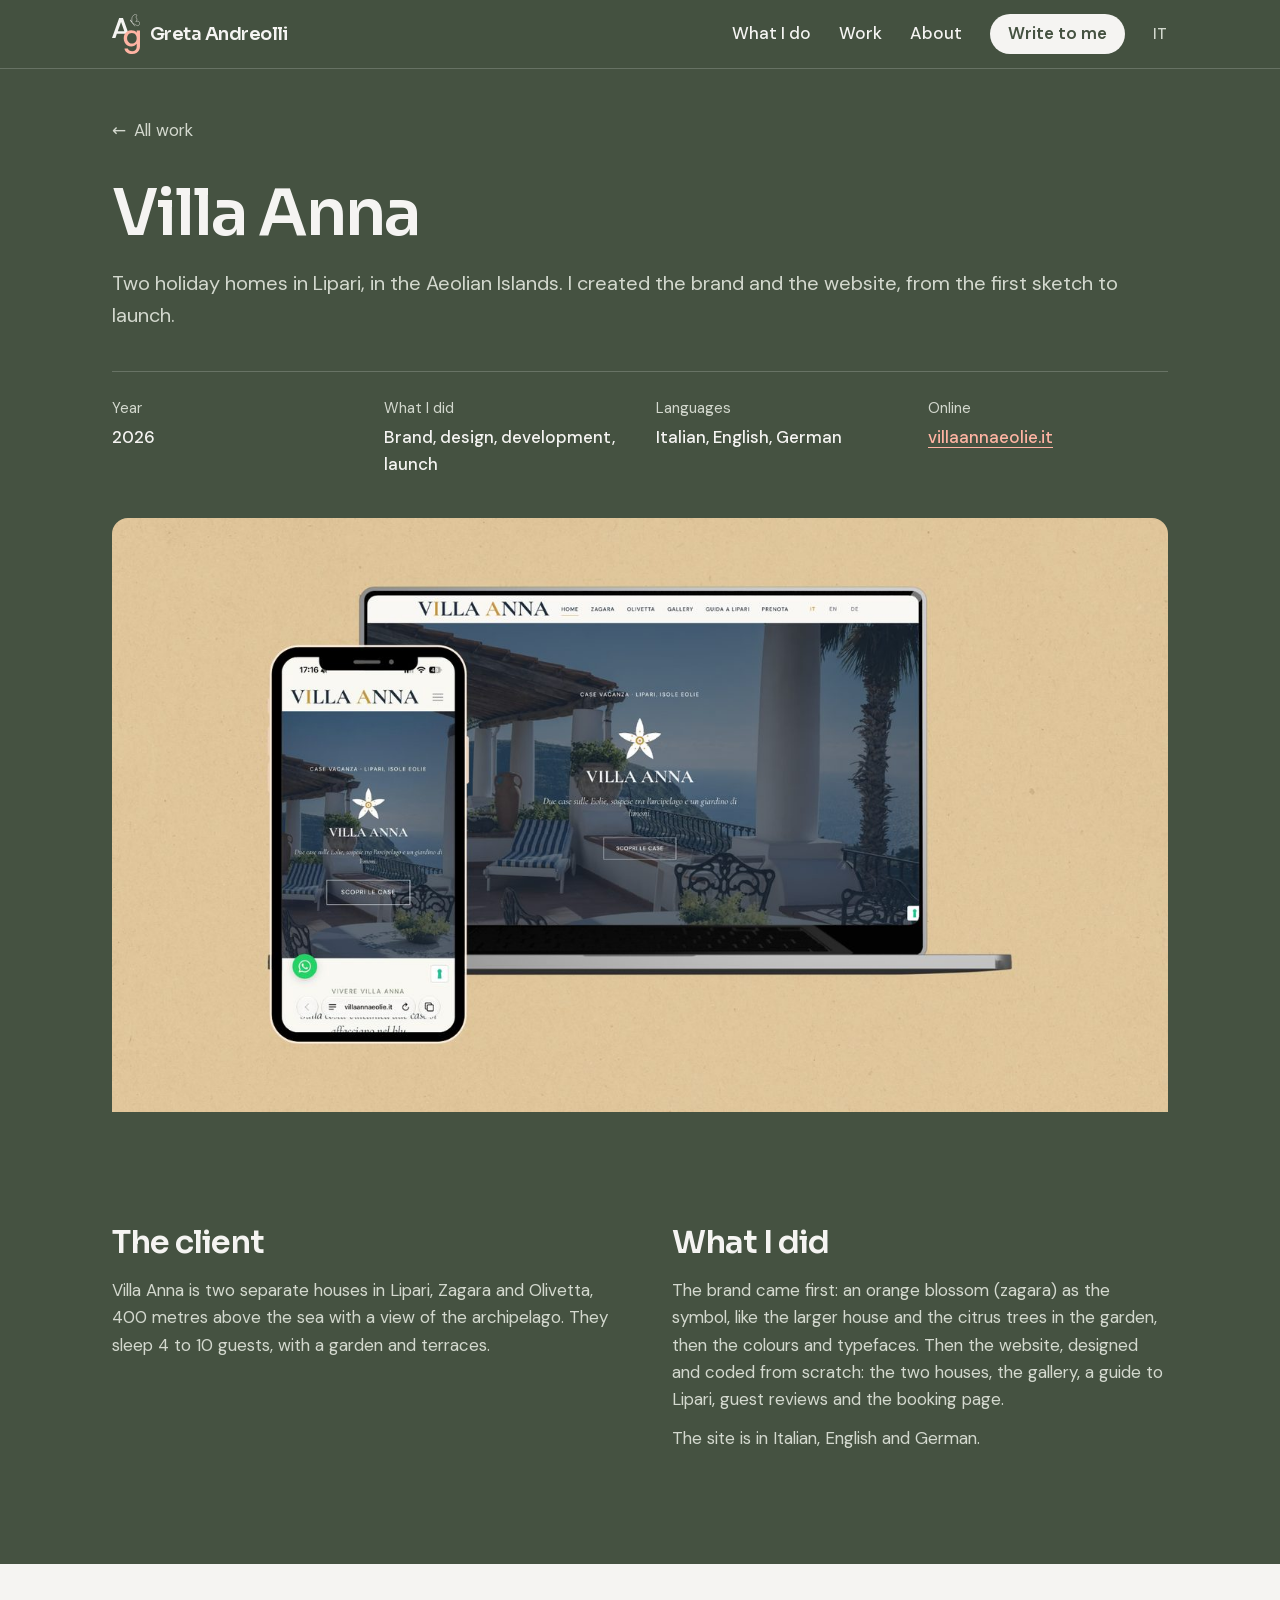
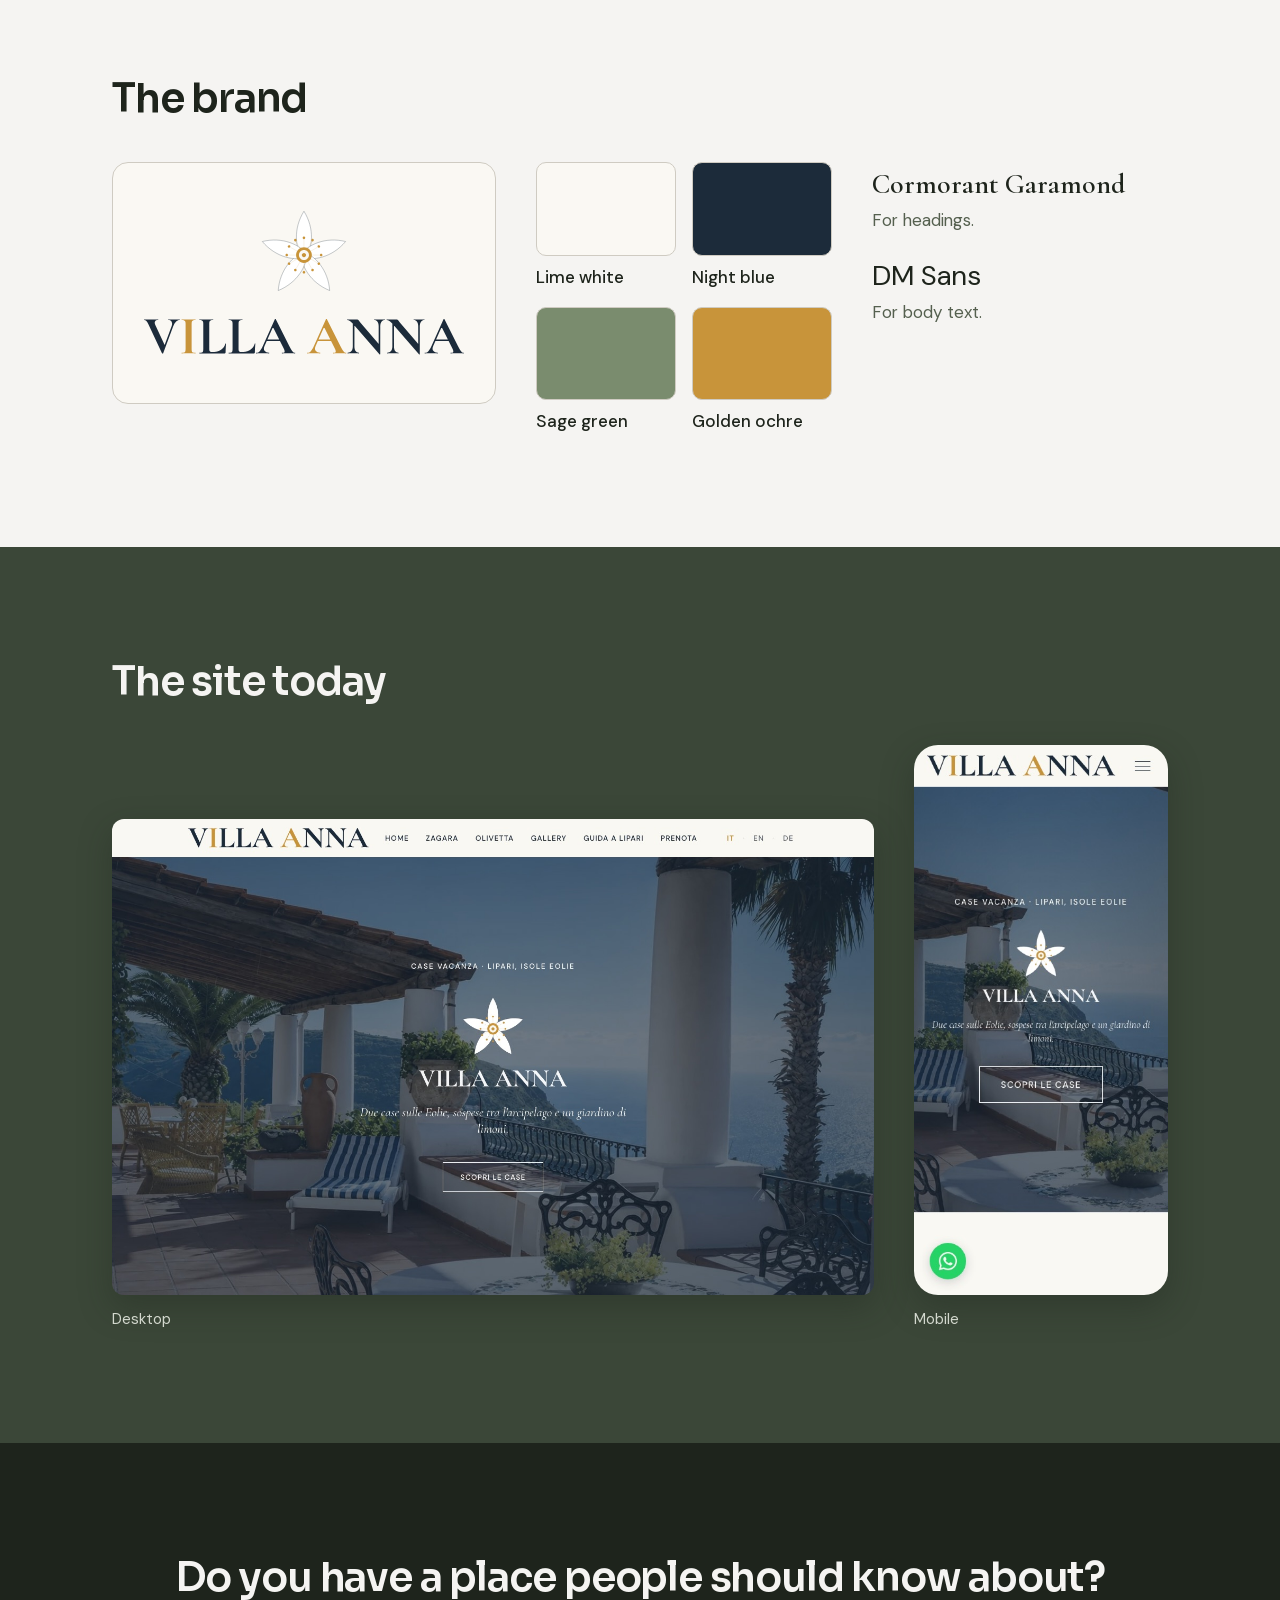
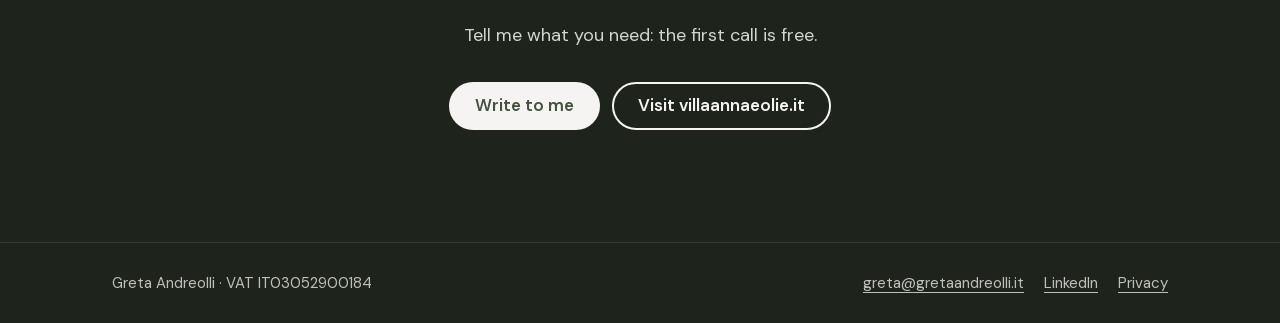
<file: en/lavori/villa-anna.html>
<!DOCTYPE html>
<html lang="en">
<head>
  <meta charset="UTF-8">
  <meta name="viewport" content="width=device-width, initial-scale=1.0">
  <meta name="theme-color" content="#455241">

  <title>Villa Anna – Greta Andreolli</title>
  <meta name="description" content="Villa Anna, two holiday homes in Lipari: brand, website and launch, designed and built from scratch by Greta Andreolli.">
  <meta name="author" content="Greta Andreolli">

  <meta property="og:type" content="article">
  <meta property="og:title" content="Villa Anna – brand and website from scratch">
  <meta property="og:description" content="Two holiday homes in the Aeolian Islands: the brand, a website in three languages and the launch.">
  <meta property="og:locale" content="en_GB">
    <meta property="og:url" content="https://gretaandreolli.it/en/lavori/villa-anna.html">
  <meta property="og:site_name" content="Greta Andreolli">
  <meta property="og:image" content="https://gretaandreolli.it/img/og-image-en.jpg">
  <meta property="og:image:width" content="1200">
  <meta property="og:image:height" content="630">
  <meta property="og:image:alt" content="I design your website and run your social media. So they say the same thing. Greta Andreolli, web designer and social media manager.">
  <meta name="twitter:card" content="summary_large_image">
  <link rel="canonical" href="https://gretaandreolli.it/en/lavori/villa-anna.html">
  <link rel="alternate" hreflang="it" href="https://gretaandreolli.it/lavori/villa-anna.html">
  <link rel="alternate" hreflang="en" href="https://gretaandreolli.it/en/lavori/villa-anna.html">

  <link rel="stylesheet" href="../../css/style.css">

  <link rel="icon" href="../../icons/farfalla.svg" type="image/svg+xml">

  <link rel="icon" href="../../icons/farfalla-32.png" sizes="32x32" type="image/png">
  <link rel="icon" href="../../icons/farfalla-48.png" sizes="48x48" type="image/png">
  <link rel="apple-touch-icon" href="../../icons/farfalla-180.png">

  <script src="../../js/main.js" defer></script>
</head>

<body>

  <a class="skip-link" href="#main">Skip to content</a>

  <!-- HEADER -->
  <header class="site-header">
    <div class="container header-inner">
      <a href="../index.html" class="logo" aria-label="Greta Andreolli, back to home">
        <img src="../../img/logo.svg" alt="" width="28" height="40">
        <span>Greta Andreolli</span>
      </a>

      <div class="header-actions">
        <a href="../index.html#contact" class="header-cta">Write to me</a>

        <button class="menu-toggle" aria-expanded="false" aria-controls="menu">
          <span class="sr-only">Menu</span>
          <span class="menu-toggle-bar"></span>
        </button>
      </div>

      <nav id="menu" class="menu" aria-label="Main">
        <a href="../index.html#services">What I do</a>
        <a href="../index.html#work" aria-current="page">Work</a>
        <a href="../index.html#about">About</a>
        <a href="../index.html#contact" class="menu-cta">Write to me</a>
        <a href="../../lavori/villa-anna.html" class="lang" lang="it" hreflang="it">IT <span class="sr-only">Italiano</span></a>
      </nav>
    </div>
  </header>

  <main id="main">

    <!-- APERTURA DEL CASO -->
    <section class="case-hero">
      <div class="container">
        <a href="../index.html#work" class="back-link">All work</a>

        <div class="case-head">
          <h1>Villa Anna</h1>
          <p class="lead">Two holiday homes in Lipari, in the Aeolian Islands. I created the brand and the website, from the first sketch to launch.</p>
        </div>

        <dl class="case-facts">
          <div>
            <dt>Year</dt>
            <dd>2026</dd>
          </div>
          <div>
            <dt>What I did</dt>
            <dd>Brand, design, development, launch</dd>
          </div>
          <div>
            <dt>Languages</dt>
            <dd>Italian, English, German</dd>
          </div>
          <div>
            <dt>Online</dt>
            <dd><a href="https://www.villaannaeolie.it/" target="_blank" rel="noopener">villaannaeolie.it</a></dd>
          </div>
        </dl>
      </div>

      <div class="container">
        <img class="case-cover" src="../../img/villa-anna/copertina.jpg" alt="The Villa Anna website on desktop and mobile" width="1400" height="788">
      </div>
    </section>

    <!-- IL RACCONTO -->
    <section class="section">
      <div class="container case-story">

        <div class="case-block">
          <h2>The client</h2>
          <p>Villa Anna is two separate houses in Lipari, Zagara and Olivetta, 400 metres above the sea with a view of the archipelago. They sleep 4 to 10 guests, with a garden and terraces.</p>
        </div>

        <div class="case-block">
          <h2>What I did</h2>
          <p>The brand came first: an orange blossom (zagara) as the symbol, like the larger house and the citrus trees in the garden, then the colours and typefaces. Then the website, designed and coded from scratch: the two houses, the gallery, a guide to Lipari, guest reviews and the booking page.</p>
          <p>The site is in Italian, English and German.</p>
        </div>


      </div>
    </section>

    <!-- IL MARCHIO: fascia chiara, nei colori di Villa Anna -->
    <section class="section section-light">
      <div class="container">
        <h2 class="section-title">The brand</h2>

        <div class="brand-board">
          <div class="brand-logo">
            <img src="../../img/villa-anna/simbolo.svg" alt="" class="brand-symbol" width="679" height="647">
            <img src="../../img/villa-anna/logo.svg" alt="Villa Anna" class="brand-wordmark" width="476" height="53">
          </div>

          <ul class="brand-colors" aria-label="Brand colours">
            <li><span class="swatch" style="background:#FAF8F3"></span>Lime white</li>
            <li><span class="swatch" style="background:#1C2B3A"></span>Night blue</li>
            <li><span class="swatch" style="background:#7A8C6E"></span>Sage green</li>
            <li><span class="swatch" style="background:#C8943A"></span>Golden ochre</li>
          </ul>

          <div class="brand-type">
            <p class="brand-type-sample brand-type-serif">Cormorant Garamond</p>
            <p>For headings.</p>
            <p class="brand-type-sample">DM Sans</p>
            <p>For body text.</p>
          </div>
        </div>
      </div>
    </section>

    <!-- LE SCHERMATE -->
    <section class="section section-deep">
      <div class="container">
        <h2 class="section-title">The site today</h2>

        <div class="case-screens">
          <figure class="screen screen-desktop">
            <img src="../../img/villa-anna/desktop.jpg" alt="The villaannaeolie.it home page on desktop" loading="lazy" width="1440" height="900">
            <figcaption>Desktop</figcaption>
          </figure>
          <figure class="screen screen-mobile">
            <img src="../../img/villa-anna/mobile.jpg" alt="The villaannaeolie.it home page on mobile" loading="lazy" width="390" height="844">
            <figcaption>Mobile</figcaption>
          </figure>
        </div>
      </div>
    </section>

    <!-- CHIUSURA -->
    <section class="section section-dark">
      <div class="container case-end">
        <h2 class="section-title">Do you have a place people should know about?</h2>
        <p>Tell me what you need: the first call is free.</p>
        <div class="actions">
          <a href="../index.html#contact" class="btn btn-primary">Write to me</a>
          <a href="https://www.villaannaeolie.it/" class="btn btn-ghost" target="_blank" rel="noopener">Visit villaannaeolie.it</a>
        </div>
      </div>
    </section>

  </main>

  <footer class="site-footer">
    <div class="container footer-inner">
      <p>Greta Andreolli · VAT IT03052900184</p>
      <p class="footer-links">
        <a href="mailto:greta@gretaandreolli.it">greta@gretaandreolli.it</a>
        <a href="https://www.linkedin.com/in/gretaandreolli/" target="_blank" rel="noopener">LinkedIn</a>
        <a href="../privacy.html">Privacy</a>
      </p>
    </div>
  </footer>

</body>
</html>
</file>
<file: css/style.css>
/* ===================================
   STYLE.CSS
   Un solo foglio di stile per tutto il sito
   =================================== */

/* ========== CARATTERI ==========
   Caricati dal sito, non da Google: nessun dato dei visitatori a terzi */

@font-face {
  font-family: 'Cormorant Garamond';
  font-style: normal;
  font-weight: 600;
  font-display: swap;
  src: url('../fonts/cormorant-garamond-latin.woff2') format('woff2');
  unicode-range: U+0000-00FF, U+0131, U+0152-0153, U+02BB-02BC, U+02C6, U+02DA, U+02DC, U+0304, U+0308, U+0329, U+2000-206F, U+20AC, U+2122, U+2191, U+2193, U+2212, U+2215, U+FEFF, U+FFFD;
}

@font-face {
  font-family: 'DM Sans';
  font-style: normal;
  font-weight: 400;
  font-display: swap;
  src: url('../fonts/dm-sans-latin.woff2') format('woff2');
  unicode-range: U+0000-00FF, U+0131, U+0152-0153, U+02BB-02BC, U+02C6, U+02DA, U+02DC, U+0304, U+0308, U+0329, U+2000-206F, U+20AC, U+2122, U+2191, U+2193, U+2212, U+2215, U+FEFF, U+FFFD;
}

@font-face {
  font-family: 'DM Sans';
  font-style: normal;
  font-weight: 500;
  font-display: swap;
  src: url('../fonts/dm-sans-latin.woff2') format('woff2');
  unicode-range: U+0000-00FF, U+0131, U+0152-0153, U+02BB-02BC, U+02C6, U+02DA, U+02DC, U+0304, U+0308, U+0329, U+2000-206F, U+20AC, U+2122, U+2191, U+2193, U+2212, U+2215, U+FEFF, U+FFFD;
}

@font-face {
  font-family: 'DM Sans';
  font-style: normal;
  font-weight: 600;
  font-display: swap;
  src: url('../fonts/dm-sans-latin.woff2') format('woff2');
  unicode-range: U+0000-00FF, U+0131, U+0152-0153, U+02BB-02BC, U+02C6, U+02DA, U+02DC, U+0304, U+0308, U+0329, U+2000-206F, U+20AC, U+2122, U+2191, U+2193, U+2212, U+2215, U+FEFF, U+FFFD;
}

@font-face {
  font-family: 'Sora';
  font-style: normal;
  font-weight: 400;
  font-display: swap;
  src: url('../fonts/sora-latin.woff2') format('woff2');
  unicode-range: U+0000-00FF, U+0131, U+0152-0153, U+02BB-02BC, U+02C6, U+02DA, U+02DC, U+0304, U+0308, U+0329, U+2000-206F, U+20AC, U+2122, U+2191, U+2193, U+2212, U+2215, U+FEFF, U+FFFD;
}

@font-face {
  font-family: 'Sora';
  font-style: normal;
  font-weight: 600;
  font-display: swap;
  src: url('../fonts/sora-latin.woff2') format('woff2');
  unicode-range: U+0000-00FF, U+0131, U+0152-0153, U+02BB-02BC, U+02C6, U+02DA, U+02DC, U+0304, U+0308, U+0329, U+2000-206F, U+20AC, U+2122, U+2191, U+2193, U+2212, U+2215, U+FEFF, U+FFFD;
}

/* ========== VARIABILI ========== */

:root {
  /* Palette Salvia scura (Pantone 2411 U, 2347 U, P 179-1 U).
     Il vermiglio pieno non si legge sul verde (2:1): resta per forme
     e riempimenti; il testo colorato usa il corallo chiaro. */
  --salvia: #455241;
  --salvia-deep: #3B4738;
  --notte: #1E241C;
  --vermiglio: #D55041;
  --vermiglio-dark: #C0402F;
  --corallo: #FFB4A3;
  --bianco: #F5F4F2;

  /* Ruoli: cambiano dentro la fascia chiara (.section-light) */
  --bg: var(--salvia);
  --ink: var(--bianco);
  --ink-soft: #D3D8CE;
  --accent-text: var(--corallo);
  --line: rgba(245, 244, 242, 0.2);

  /* Font */
  --font-head: 'Sora', system-ui, sans-serif;
  --font-body: 'DM Sans', system-ui, sans-serif;

  /* Movimento */
  --ease-out: cubic-bezier(0.23, 1, 0.32, 1);

  /* Spazi */
  --gutter: 16px;
  --section: 72px;
  --radius: 16px;

  --container: 1120px;
  --header-height: 68px;
}

@media (min-width: 768px) {
  :root {
    --gutter: 32px;
    --section: 112px;
  }
}

/* ========== RESET E BASE ========== */

*, *::before, *::after { box-sizing: border-box; }

* { margin: 0; }

html {
  scroll-behavior: smooth;
  scroll-padding-top: var(--header-height);
  scrollbar-color: var(--ink-soft) var(--notte);
  accent-color: var(--vermiglio);
}

body {
  font-family: var(--font-body);
  font-size: 1.0625rem;
  line-height: 1.6;
  color: var(--ink);
  background: var(--bg);
  caret-color: var(--corallo);
  -webkit-font-smoothing: antialiased;
}

::selection {
  background: var(--vermiglio-dark);
  color: var(--bianco);
}

img { display: block; max-width: 100%; height: auto; }

a { color: inherit; text-underline-offset: 4px; }

h1, h2, h3 {
  font-family: var(--font-head);
  font-weight: 600;
  letter-spacing: -0.03em;
  line-height: 1.15;
  text-wrap: balance;
}

:focus-visible {
  outline: 3px solid var(--accent-text);
  outline-offset: 3px;
  border-radius: 4px;
}

.sr-only {
  position: absolute;
  width: 1px; height: 1px;
  overflow: hidden;
  clip: rect(0 0 0 0);
  white-space: nowrap;
}

.skip-link {
  position: absolute;
  left: var(--gutter);
  top: -100px;
  z-index: 200;
  padding: 10px 16px;
  border-radius: 8px;
  background: var(--notte);
  color: var(--bianco);
}
.skip-link:focus { top: 8px; }

/* ========== LAYOUT ========== */

.container {
  width: 100%;
  max-width: var(--container);
  margin-inline: auto;
  padding-inline: var(--gutter);
}

.section {
  padding-block: var(--section);
  background: var(--bg);
  color: var(--ink);
}

.section-deep { --bg: var(--salvia-deep); }

/* Fascia chiara: stessi ruoli, colori invertiti */
.section-light {
  --bg: var(--bianco);
  --ink: var(--notte);
  --ink-soft: #55604F;
  --accent-text: #B5392B;
  --line: #CFCBC2;
}

.section-dark { --bg: var(--notte); }

.section-title {
  font-size: clamp(1.75rem, 4vw, 2.5rem);
  margin-bottom: 40px;
}

/* ========== BOTTONI E LINK ========== */

.btn {
  display: inline-flex;
  align-items: center;
  justify-content: center;
  min-height: 48px;
  padding: 0 24px;
  border-radius: 999px;
  border: 2px solid transparent;
  font: inherit;
  font-weight: 600;
  text-decoration: none;
  cursor: pointer;
  transition:
    background-color 200ms ease,
    color 200ms ease,
    border-color 200ms ease,
    opacity 200ms ease,
    transform 140ms var(--ease-out);
}
.btn:active { transform: scale(0.97); }

.btn-primary {
  background: var(--bianco);
  color: var(--salvia);
}
.btn-primary:hover { background: #FFFFFF; }

/* Durante l'invio del modulo */
.btn[aria-busy="true"] {
  opacity: 0.7;
  cursor: progress;
}

.btn-ghost {
  border-color: var(--ink);
  color: var(--ink);
}
.btn-ghost:hover {
  background: var(--ink);
  color: var(--bg);
}

.text-link {
  display: inline-block;
  margin-top: 8px;
  font-weight: 600;
  color: var(--accent-text);
}

/* ========== HEADER ========== */

.site-header {
  position: sticky;
  top: 0;
  z-index: 100;
  background: color-mix(in srgb, var(--salvia) 92%, transparent);
  backdrop-filter: blur(8px);
  border-bottom: 1px solid var(--line);
}

.header-inner {
  position: relative;
  display: flex;
  align-items: center;
  justify-content: space-between;
  min-height: var(--header-height);
}

.logo {
  display: flex;
  align-items: center;
  gap: 10px;
  min-height: 44px;
  text-decoration: none;
  font-family: var(--font-head);
  font-weight: 600;
  letter-spacing: -0.03em;
  font-size: 1.125rem;
}

.logo img { width: 28px; height: auto; }

.header-actions {
  display: flex;
  align-items: center;
  gap: 4px;
}

.header-cta,
.menu .menu-cta {
  display: inline-flex;
  align-items: center;
  min-height: 40px;
  padding: 0 18px;
  border-radius: 999px;
  background: var(--bianco);
  color: var(--salvia);
  font-weight: 600;
  text-decoration: none;
  transition: background-color 200ms ease, transform 140ms var(--ease-out);
}
.header-cta:hover,
.menu .menu-cta:hover { background: #FFFFFF; color: var(--salvia); }
.header-cta:active,
.menu .menu-cta:active { transform: scale(0.97); }

/* Pulsante del menu, visibile solo su mobile */
.menu-toggle {
  display: grid;
  place-items: center;
  width: 44px;
  height: 44px;
  border: 0;
  background: none;
  cursor: pointer;
}

.menu-toggle-bar,
.menu-toggle-bar::before,
.menu-toggle-bar::after {
  display: block;
  width: 22px;
  height: 2px;
  background: var(--ink);
  transition: transform 200ms var(--ease-out), background-color 200ms ease;
}
.menu-toggle-bar { position: relative; }
.menu-toggle-bar::before,
.menu-toggle-bar::after {
  content: '';
  position: absolute;
  left: 0;
}
.menu-toggle-bar::before { top: -7px; }
.menu-toggle-bar::after { top: 7px; }

.menu-toggle[aria-expanded="true"] .menu-toggle-bar { background: transparent; }
.menu-toggle[aria-expanded="true"] .menu-toggle-bar::before { transform: translateY(7px) rotate(45deg); }
.menu-toggle[aria-expanded="true"] .menu-toggle-bar::after { transform: translateY(-7px) rotate(-45deg); }

/* Menu mobile: entra in 200ms, esce più in fretta (150ms) */
.menu {
  position: absolute;
  top: 100%;
  left: 0;
  right: 0;
  display: flex;
  flex-direction: column;
  padding: 8px var(--gutter) 24px;
  background: var(--salvia);
  border-bottom: 1px solid var(--line);
  visibility: hidden;
  opacity: 0;
  transform: translateY(-8px);
  transition:
    opacity 150ms ease,
    transform 150ms ease,
    visibility 0s linear 150ms;
}
.menu.is-open {
  visibility: visible;
  opacity: 1;
  transform: none;
  transition:
    opacity 200ms var(--ease-out),
    transform 200ms var(--ease-out),
    visibility 0s;
}

.menu a {
  padding: 12px 0;
  text-decoration: none;
  font-weight: 500;
  transition: color 200ms ease;
}
.menu a:hover { color: var(--corallo); }

/* Su mobile "Scrivimi" è già nell'header */
.menu .menu-cta { display: none; }

@media (min-width: 860px) {
  .header-cta,
  .menu-toggle { display: none; }

  .menu,
  .menu.is-open {
    position: static;
    flex-direction: row;
    align-items: center;
    gap: 28px;
    padding: 0;
    background: none;
    border: 0;
    visibility: visible;
    opacity: 1;
    transform: none;
    transition: none;
  }

  .menu .menu-cta { display: inline-flex; }
}

/* ========== APERTURA ========== */

.hero {
  padding-block: 40px var(--section);
  overflow: hidden;
}

.hero-inner {
  display: grid;
  gap: 48px;
  align-items: center;
}

.hero h1 {
  font-size: clamp(2.25rem, 6vw, 4rem);
  margin-bottom: 24px;
}

.hero h1 em {
  font-style: normal;
  color: var(--corallo);
}

.lead {
  max-width: 38ch;
  margin-bottom: 32px;
  font-size: 1.25rem;
  color: var(--ink-soft);
}

.actions {
  display: flex;
  flex-wrap: wrap;
  gap: 12px;
}

/* Su mobile i bottoni dell'apertura stanno al centro */
@media (max-width: 899px) {
  .hero .actions { justify-content: center; }
}

/* Foto ad arco con un arco vermiglio pieno dietro, spostato */
.hero-photo {
  position: relative;
  width: min(78%, 400px);
  justify-self: center;
  margin-right: 16px;
}

.hero-photo::before {
  content: '';
  position: absolute;
  inset: 0;
  border-radius: 999px 999px var(--radius) var(--radius);
  background: var(--vermiglio);
  transform: translate(16px, 16px);
}

.hero-photo img {
  position: relative;
  width: 100%;
  border-radius: 999px 999px var(--radius) var(--radius);
  aspect-ratio: 3 / 4;
  object-fit: cover;
}

/* Entrata della prima schermata: una volta sola, in sequenza */
@keyframes rise {
  from { opacity: 0; transform: translateY(8px); }
  to { opacity: 1; transform: none; }
}

.hero h1,
.hero .lead,
.hero .actions,
.hero-photo {
  animation: rise 400ms var(--ease-out) both;
}
.hero .lead { animation-delay: 60ms; }
.hero .actions { animation-delay: 120ms; }
.hero-photo { animation-delay: 200ms; }

@media (min-width: 900px) {
  .hero { padding-top: 72px; }

  .hero-inner {
    grid-template-columns: 1.5fr 1fr;
    gap: 64px;
  }

  .hero-photo { width: 100%; margin-right: 16px; }
}

/* ========== COSA FACCIO ========== */

.services {
  display: grid;
}

.service {
  display: grid;
  gap: 8px;
  padding-block: 28px;
  border-top: 1px solid var(--line);
}

.service h3 { font-size: 1.5rem; }

.service p {
  max-width: 52ch;
  color: var(--ink-soft);
}

.service-featured {
  margin-top: 16px;
  padding: 32px 28px;
  border: 0;
  border-radius: var(--radius);
  background: var(--vermiglio-dark);
}
.service-featured p { color: var(--bianco); }

@media (min-width: 768px) {
  .service {
    grid-template-columns: 1fr 1.5fr;
    gap: 32px;
    align-items: baseline;
    padding-block: 36px;
  }

  .service-featured { padding: 40px; }
}

/* ========== LAVORI ========== */

.work {
  display: flex;
  flex-direction: column;
  margin-bottom: 16px;
  border-radius: var(--radius);
  overflow: hidden;
  background: var(--salvia);
  text-decoration: none;
}

.work-media {
  aspect-ratio: 16 / 9;
  overflow: hidden;
  background: #5A6656;
}
.work-media img {
  width: 100%;
  height: 100%;
  object-fit: cover;
  transition: transform 400ms var(--ease-out);
}

.work-placeholder {
  display: grid;
  place-items: center;
  background: var(--notte);
  color: var(--ink-soft);
  font-size: 0.875rem;
}

.work-body { padding: 24px 28px 32px; }

.work-tag {
  margin-bottom: 8px;
  font-size: 0.9375rem;
  color: var(--ink-soft);
}

.work h3 {
  font-size: clamp(1.5rem, 3vw, 2.25rem);
  margin-bottom: 8px;
}

.work p { color: var(--ink-soft); }

.work-link {
  display: inline-block;
  margin-top: 16px;
  font-weight: 600;
  color: var(--corallo);
  text-decoration: underline;
  text-underline-offset: 4px;
}

/* Al passaggio del mouse l'immagine si avvicina: solo dove c'è un mouse */
@media (hover: hover) and (pointer: fine) {
  .work:hover .work-media img { transform: scale(1.03); }
  .work:hover .work-link { text-decoration-thickness: 2px; }
}

@media (min-width: 960px) {
  .work-main {
    flex-direction: row;
    align-items: stretch;
  }
  .work-reverse { flex-direction: row-reverse; }

  .work-main .work-media {
    flex: 1.4;
    aspect-ratio: auto;
    min-height: 360px;
  }
  .work-main .work-body {
    flex: 1;
    align-self: center;
    padding: 40px;
  }
}

/* Progetti del master: una riga, non una scheda */
.study {
  display: flex;
  flex-wrap: wrap;
  align-items: center;
  justify-content: space-between;
  gap: 8px 24px;
  margin-top: 32px;
  padding-top: 24px;
  border-top: 1px solid var(--line);
  text-decoration: none;
  color: var(--ink-soft);
}

.study strong {
  display: block;
  color: var(--ink);
  font-family: var(--font-head);
  font-weight: 600;
  letter-spacing: -0.02em;
  font-size: 1.125rem;
}

.study .work-link { margin-top: 0; }

/* ========== COME LAVORO ========== */

.method {
  display: grid;
  gap: 40px;
  padding: 0;
  list-style: none;
}

.method li {
  padding-top: 20px;
  border-top: 2px solid var(--ink);
}

.method h3 {
  font-size: 1.375rem;
  margin-bottom: 8px;
}

.method p { color: var(--ink-soft); }

@media (min-width: 768px) {
  .method {
    grid-template-columns: 1fr 1fr;
    column-gap: 64px;
  }
}

@media (min-width: 1040px) {
  .method { grid-template-columns: repeat(4, 1fr); column-gap: 32px; }
}

/* ========== CHI SONO ========== */

.about {
  display: grid;
  gap: 40px;
  align-items: center;
}

.about-text { max-width: 60ch; }
.about-text p + p { margin-top: 16px; }
.about-text .text-link { margin-top: 24px; }

/* Linea bianca su fondo trasparente: nessuna cornice, sta sulla pagina */
.about-illustration img {
  width: 100%;
  max-width: 520px;
}

@media (min-width: 860px) {
  .about { grid-template-columns: 1fr 1.3fr; gap: 72px; }
}

/* ========== CONTATTI ========== */

.contact {
  display: grid;
  gap: 48px;
}

/* Tre passi: qui la sequenza conta, quindi i numeri servono */
.next-steps {
  display: grid;
  gap: 20px;
  padding: 0;
  list-style: none;
  counter-reset: passo;
}

.next-steps li {
  position: relative;
  padding-left: 48px;
  color: var(--ink-soft);
  font-size: 1.0625rem;
  counter-increment: passo;
}

.next-steps li::before {
  content: counter(passo);
  position: absolute;
  left: 0;
  top: -2px;
  display: grid;
  place-items: center;
  width: 32px;
  height: 32px;
  border-radius: 50%;
  background: var(--vermiglio-dark);
  color: var(--bianco);
  font-family: var(--font-head);
  font-weight: 600;
  font-size: 0.9375rem;
}

.next-steps strong { color: var(--ink); font-weight: 600; }

.contact-mail {
  margin-top: 32px;
  color: var(--ink-soft);
}
.contact-mail a { color: var(--ink); }

.contact-form {
  display: grid;
  gap: 24px;
}

.field {
  display: grid;
  gap: 8px;
  border: 0;
  padding: 0;
  min-width: 0;
}

.field label,
.field legend {
  font-weight: 500;
  padding: 0;
}
.field legend { margin-bottom: 8px; }

.field input,
.field textarea {
  width: 100%;
  padding: 12px 16px;
  border: 1px solid rgba(245, 244, 242, 0.45);
  border-radius: 10px;
  background: rgba(245, 244, 242, 0.06);
  color: var(--bianco);
  font: inherit;
  transition: border-color 200ms ease;
}
.field input:hover,
.field textarea:hover { border-color: rgba(245, 244, 242, 0.7); }
.field textarea { resize: vertical; }

.chips {
  display: flex;
  flex-wrap: wrap;
  gap: 8px;
}

.chip { position: relative; }

.chip input {
  position: absolute;
  inset: 0;
  width: 100%;
  height: 100%;
  margin: 0;
  opacity: 0;
  cursor: pointer;
}

.chip span {
  display: inline-flex;
  align-items: center;
  min-height: 44px;
  padding: 0 18px;
  border: 1px solid rgba(245, 244, 242, 0.45);
  border-radius: 999px;
  cursor: pointer;
  transition:
    background-color 150ms ease,
    color 150ms ease,
    border-color 150ms ease,
    transform 140ms var(--ease-out);
}
.chip span:hover { border-color: rgba(245, 244, 242, 0.8); }
.chip input:active + span { transform: scale(0.97); }

.chip input:checked + span {
  background: var(--bianco);
  border-color: var(--bianco);
  color: var(--notte);
  font-weight: 600;
}

.chip input:focus-visible + span {
  outline: 3px solid var(--corallo);
  outline-offset: 3px;
}

/* Privacy a sinistra, "Invia" a destra */
.form-submit {
  display: flex;
  flex-wrap: wrap;
  align-items: center;
  justify-content: space-between;
  gap: 12px 20px;
}
.form-submit .btn { margin-left: auto; }

.form-privacy {
  font-size: 0.9375rem;
  color: var(--ink-soft);
}
.form-privacy a { color: var(--ink); }

.form-status:empty { display: none; }

.form-status {
  padding: 14px 18px;
  border-radius: 10px;
  background: rgba(245, 244, 242, 0.08);
  animation: rise 250ms var(--ease-out) both;
}
.form-status.is-error { color: var(--corallo); }
.form-status a { color: var(--bianco); }

@media (min-width: 900px) {
  .contact { grid-template-columns: 1fr 1.3fr; gap: 80px; }
}

/* ========== FOOTER ========== */

.site-footer {
  padding-block: 28px;
  background: var(--notte);
  color: rgba(245, 244, 242, 0.75);
  border-top: 1px solid rgba(245, 244, 242, 0.1);
  font-size: 0.9375rem;
}

.footer-inner {
  display: flex;
  flex-wrap: wrap;
  justify-content: space-between;
  gap: 12px 24px;
}

.footer-links {
  display: flex;
  flex-wrap: wrap;
  gap: 4px 20px;
}

.footer-links a {
  display: inline-block;
  padding-block: 10px;
  margin-block: -10px;
}
.footer-links a:hover { color: var(--bianco); }

/* ========== RIDUCI MOVIMENTO ==========
   Niente spostamenti né entrate; restano i cambi di colore */

@media (prefers-reduced-motion: reduce) {
  html { scroll-behavior: auto; }

  .hero h1,
  .hero .lead,
  .hero .actions,
  .hero-photo,
  .form-status { animation: none; }

  .btn:active,
  .header-cta:active,
  .menu .menu-cta:active,
  .chip input:active + span,
  .work:hover .work-media img { transform: none; }

  .menu,
  .menu.is-open { transform: none; }
}

/* ========== PAGINE DI TESTO (privacy) ========== */

.legal .container { max-width: 760px; }

.legal h2 {
  margin: 40px 0 12px;
  font-size: 1.25rem;
}

.legal p { color: var(--ink-soft); }
.legal p + p { margin-top: 12px; }
.legal a { color: var(--ink); }
.legal .legal-back { margin-top: 48px; }
.legal .legal-back a { color: var(--accent-text); }

/* ========== PAGINE DEI LAVORI ========== */

.case-hero {
  padding-block: 40px 0;
  background: var(--bg);
}

.back-link {
  display: inline-flex;
  align-items: center;
  gap: 8px;
  min-height: 44px;
  margin-bottom: 24px;
  color: var(--ink-soft);
  text-decoration: none;
  transition: color 200ms ease;
}
.back-link::before { content: '←'; }
.back-link:hover { color: var(--ink); }

.case-hero h1 {
  font-size: clamp(2.25rem, 6vw, 4rem);
  margin-bottom: 16px;
}

.case-facts {
  display: grid;
  grid-template-columns: repeat(2, minmax(0, 1fr));
  gap: 20px 32px;
  margin-block: 40px;
  padding-top: 24px;
  border-top: 1px solid var(--line);
}

.case-facts dt {
  margin-bottom: 4px;
  font-size: 0.9375rem;
  color: var(--ink-soft);
}

.case-facts dd {
  margin: 0;
  font-weight: 500;
}
.case-facts a { color: var(--corallo); }

@media (min-width: 768px) {
  .case-facts { grid-template-columns: repeat(4, minmax(0, 1fr)); }
}

.case-cover {
  width: 100%;
  border-radius: var(--radius) var(--radius) 0 0;
}

.case-story {
  display: grid;
  gap: 48px;
}

.case-block h2 {
  font-size: clamp(1.5rem, 3vw, 2rem);
  margin-bottom: 16px;
}

.case-block p {
  max-width: 62ch;
  color: var(--ink-soft);
}
.case-block p + p { margin-top: 12px; }

@media (min-width: 900px) {
  .case-story { grid-template-columns: 1fr 1fr; gap: 64px; }
}

/* Schermate: computer grande, telefono accanto */
.case-screens {
  display: grid;
  grid-template-columns: minmax(0, 1fr);
  gap: 32px;
  align-items: end;
}

.screen { margin: 0; }

.screen img {
  width: 100%;
  border-radius: 12px;
  box-shadow: 0 12px 32px rgba(30, 36, 28, 0.35);
}

.screen-mobile img {
  max-width: 280px;
  border-radius: 24px;
}

.screen figcaption {
  margin-top: 12px;
  font-size: 0.9375rem;
  color: var(--ink-soft);
}

@media (min-width: 900px) {
  .case-screens { grid-template-columns: minmax(0, 3fr) minmax(0, 1fr); gap: 40px; }
  .screen-mobile img { max-width: 100%; }
}

/* Passi del processo: la sequenza conta, i numeri servono */
.case-steps {
  display: grid;
  gap: 40px;
  padding: 0;
  list-style: none;
  counter-reset: passo;
}

.case-steps li {
  counter-increment: passo;
  padding-top: 20px;
  border-top: 2px solid var(--ink);
}

.case-steps li::before {
  content: counter(passo);
  display: block;
  margin-bottom: 8px;
  font-family: var(--font-head);
  font-weight: 600;
  color: var(--accent-text);
}

.case-steps h3 {
  font-size: 1.375rem;
  margin-bottom: 8px;
}

.case-steps p { color: var(--ink-soft); }

@media (min-width: 768px) {
  .case-steps { grid-template-columns: 1fr 1fr; column-gap: 64px; }
}

@media (min-width: 1040px) {
  .case-steps { grid-template-columns: repeat(4, 1fr); column-gap: 32px; }
}

/* Chiusura centrata */
.case-end { text-align: center; }

.case-end p {
  max-width: 48ch;
  margin: 0 auto 32px;
  font-size: 1.125rem;
  color: var(--ink-soft);
}

.case-end .actions { justify-content: center; }

.case-end .section-title { margin-bottom: 20px; }

/* Marchio di un cliente: logo, colori, caratteri */
.brand-board {
  display: grid;
  gap: 40px;
}

.brand-logo {
  display: grid;
  place-items: center;
  gap: 24px;
  padding: 48px 24px;
  border-radius: var(--radius);
  background: #FAF8F3;
  border: 1px solid var(--line);
}

.brand-symbol { width: 88px; }
.brand-wordmark { width: min(100%, 320px); }

.brand-colors {
  display: grid;
  grid-template-columns: repeat(2, minmax(0, 1fr));
  gap: 16px;
  padding: 0;
  list-style: none;
}

.brand-colors li {
  display: grid;
  gap: 8px;
  font-weight: 500;
}

.swatch {
  display: block;
  aspect-ratio: 3 / 2;
  border-radius: 10px;
  border: 1px solid var(--line);
}

.brand-type p { color: var(--ink-soft); }

.brand-type .brand-type-sample {
  margin-top: 20px;
  font-size: 1.75rem;
  color: var(--ink);
  font-family: 'DM Sans', sans-serif;
}
.brand-type .brand-type-sample:first-child { margin-top: 0; }

.brand-type .brand-type-serif {
  font-family: 'Cormorant Garamond', Georgia, serif;
  font-weight: 600;
}

@media (min-width: 900px) {
  .brand-board {
    grid-template-columns: 1.3fr 1fr 1fr;
    align-items: start;
  }
}

/* Risultato del caso: su tutta la larghezza, testo più grande */
.case-result {
  padding-top: 40px;
  border-top: 1px solid var(--line);
}

.case-result p {
  max-width: 40ch;
  font-family: var(--font-head);
  font-size: clamp(1.25rem, 2.5vw, 1.625rem);
  letter-spacing: -0.02em;
  line-height: 1.45;
  color: var(--ink);
}

@media (min-width: 900px) {
  .case-result { grid-column: 1 / -1; }
}

/* ========== PROGETTI DI STUDIO ========== */

.study-index {
  display: flex;
  flex-wrap: wrap;
  gap: 8px 24px;
  margin-block: 32px 0;
}

/* Il primo progetto parte subito dopo l'apertura, senza un buco di fondo */
.case-hero:has(.study-index) + .section { padding-top: clamp(40px, 6vw, 64px); }

.study-index a {
  display: inline-flex;
  align-items: center;
  min-height: 44px;
  font-weight: 600;
  color: var(--corallo);
}

.study-cover {
  width: 100%;
  margin-bottom: 32px;
  border-radius: var(--radius);
}

.study-title {
  font-size: clamp(2rem, 5vw, 3rem);
  margin-bottom: 8px;
}

.study-sub {
  font-size: 1.25rem;
  color: var(--ink-soft);
}

/* I dati stanno col titolo; il racconto parte come un capitolo nuovo */
.study-sub + .case-facts { margin-block: 32px clamp(56px, 7vw, 72px); }

/* Colonna corta stretta, elenco lungo largo */
@media (min-width: 900px) {
  .study-sub ~ .case-story { grid-template-columns: 2fr 3fr; }
}

.case-block h3 {
  font-size: clamp(1.375rem, 2.5vw, 1.75rem);
  margin-bottom: 16px;
}

.study-list,
.study-results,
.study-docs {
  display: grid;
  gap: 16px;
  padding: 0;
  list-style: none;
  color: var(--ink-soft);
}

.study-list strong { color: var(--ink); font-weight: 600; }

/* Risultati del test: frasi intere, non numeri giganti */
.study-results { gap: 0; }

.study-docs { gap: 0; }

.study-results li {
  padding-block: 14px;
  border-bottom: 1px solid var(--line);
  color: var(--ink);
}
.study-results li:first-child { padding-top: 0; }

/* Documenti PDF delle fasi */
.study-docs a {
  display: block;
  padding: 14px 0;
  border-bottom: 1px solid var(--line);
  text-decoration: none;
  transition: color 200ms ease;
}
.study-docs li:first-child a { padding-top: 0; }

.study-docs strong {
  display: block;
  color: var(--corallo);
  font-weight: 600;
}

.study-docs a:hover strong { text-decoration: underline; }

/* Più link nello stesso dato (presentazione, prototipi) */
.fact-links {
  display: grid;
  gap: 4px;
}
.fact-links a { color: var(--corallo); }

.legal .legal-updated {
  margin-top: -24px;
  font-size: 0.9375rem;
}
.legal strong { color: var(--ink); font-weight: 600; }

/* Cambio lingua (IT / EN) */
.lang {
  display: inline-flex;
  align-items: center;
  min-height: 44px;
  font-size: 0.9375rem;
  font-weight: 600;
  letter-spacing: 0.04em;
  color: var(--ink-soft);
  text-decoration: none;
  transition: color 200ms ease;
}
.lang:hover { color: var(--ink); }

/* ========== NEXT TO THE TRUCKERS: identità del cliente ========== */

/* Caratteri di NTT, usati solo nella sua pagina (si scaricano solo lì) */
@font-face {
  font-family: 'Overpass';
  font-style: normal;
  font-weight: 400 800;
  font-display: swap;
  src: url('../fonts/overpass-latin.woff2') format('woff2');
}
@font-face {
  font-family: 'Inter';
  font-style: normal;
  font-weight: 400 700;
  font-display: swap;
  src: url('../fonts/inter-latin.woff2') format('woff2');
}

.ntt-cover {
  display: grid;
  place-items: center;
  gap: 24px;
  padding: clamp(56px, 10vw, 112px) 24px;
  border-radius: var(--radius) var(--radius) 0 0;
  background: #16191D;
}
.ntt-cover img { width: min(80%, 460px); }

/* Fascia nei colori di NTT: stessi ruoli, palette del cliente */
.ntt-board {
  --bg: #16191D;
  --ink: #F4F2ED;
  --ink-soft: #C9CCD1;
  --line: rgba(244, 242, 237, 0.16);
  --accent-text: #FFB627;
}

.ntt-board .section-title { font-family: 'Overpass', sans-serif; font-weight: 800; letter-spacing: -0.01em; }

.ntt-board-grid {
  display: grid;
  gap: 40px;
}

.ntt-block h3 {
  margin-bottom: 12px;
  font-size: 1.375rem;
  color: #FFB627;
}

.ntt-block p { color: var(--ink-soft); }
.ntt-block p + p { margin-top: 4px; }

.ntt-colors {
  display: grid;
  gap: 12px;
  padding: 0;
  list-style: none;
  color: var(--ink-soft);
}

.ntt-colors li {
  display: grid;
  grid-template-columns: 40px 1fr;
  align-items: center;
  column-gap: 14px;
}
.ntt-colors .swatch { aspect-ratio: 1; border-color: rgba(244, 242, 237, 0.3); }
.ntt-colors strong { color: var(--ink); font-weight: 600; margin-right: 6px; }

.ntt-type {
  color: var(--ink) !important;
  font-size: 1.75rem;
  line-height: 1.3;
}
.ntt-block .ntt-type + p { margin-bottom: 16px; }
.ntt-type-head { font-family: 'Overpass', sans-serif; font-weight: 800; }
.ntt-type-body { font-family: 'Inter', sans-serif; }

.ntt-note {
  margin-top: 48px;
  padding-top: 32px;
  border-top: 1px solid var(--line);
  color: var(--ink-soft);
}

@media (min-width: 900px) {
  .ntt-board-grid { grid-template-columns: 1fr 1.2fr 1fr; gap: 56px; }
}

/* Paragrafo "Perché insieme" */
.case-together p {
  max-width: 46ch;
  font-family: var(--font-head);
  font-size: clamp(1.25rem, 2.5vw, 1.625rem);
  letter-spacing: -0.02em;
  line-height: 1.45;
}

/* NTT: prima e dopo */
.ntt-before-after {
  display: grid;
  gap: 32px;
  margin-top: 48px;
}

.ntt-before-after figure { margin: 0; }

.ntt-before-after figcaption {
  margin-top: 12px;
  font-size: 0.9375rem;
  color: var(--ink-soft);
}
.ntt-before-after figcaption strong { color: var(--ink); font-weight: 600; }

/* Prima e dopo con le stesse proporzioni (quelle della copertina Facebook) */
.ntt-before img,
.ntt-after img {
  width: 100%;
  aspect-ratio: 1640 / 720;
  border-radius: 10px;
}

.ntt-before img {
  object-fit: contain;
  background: #FFFFFF;
  /* il "prima" resta volutamente spento */
  filter: saturate(0.6);
}

.ntt-after img { object-fit: cover; }

/* Copertina e post scuri su fondo scuro: un bordo leggero ne disegna i contorni */
.ntt-after img,
.ntt-posts img { outline: 1px solid rgba(244, 242, 237, 0.22); outline-offset: -1px; }

.ntt-posts-fig { margin: 32px 0 0; }
.ntt-posts-fig figcaption {
  margin-top: 12px;
  font-size: 0.9375rem;
  color: var(--ink-soft);
}

.ntt-posts {
  display: grid;
  grid-template-columns: repeat(2, minmax(0, 1fr));
  gap: 8px;
}
.ntt-posts img { width: 100%; border-radius: 6px; }

@media (min-width: 900px) {
  .ntt-before-after {
    grid-template-columns: 1fr 1fr;
    gap: 32px;
    align-items: start;
  }
  .ntt-posts { grid-template-columns: repeat(4, minmax(0, 1fr)); }
}

/* NTT: link ai reel */
.case-story > .ntt-ig { grid-column: 1 / -1; justify-self: end; }

/* NTT: il sito */
.case-intro {
  max-width: 62ch;
  margin-bottom: 48px;
  font-size: 1.125rem;
  color: var(--ink-soft);
}

.site-parts {
  display: grid;
  gap: 40px;
  padding-top: 32px;
  border-top: 1px solid var(--line);
}

.site-how {
  max-width: 62ch;
  margin-top: 56px;
}

.site-stack {
  margin-top: 16px;
  font-size: 0.9375rem;
}

@media (min-width: 900px) {
  .site-parts { grid-template-columns: repeat(3, minmax(0, 1fr)); gap: 48px; }
}

/* ========== PARAGRAFI A TUTTA LARGHEZZA ==========
   Scelta di Greta: titolo sopra, testo fino al margine destro.
   (.split e .case-head restano nell'HTML ma impilano titolo e testo) */

.service p,
.about-text,
.case-result p,
.case-head .lead,
.case-intro,
.case-block p,
.site-how,
.site-how p,
.case-together p,
.study-results {
  max-width: none;
}

.case-head h1 { margin-bottom: 16px; }
.split > .section-title { margin-bottom: 24px; }
.site-how h3 {
  font-size: clamp(1.375rem, 2.5vw, 1.75rem);
  margin-bottom: 16px;
}
.site-how p { color: var(--ink-soft); }
.site-how p + p { margin-top: 12px; }
.split .case-intro { margin-bottom: 48px; }

/* Card NTT in home: il logo completo su fondo asfalto, come la copertina del caso */
.work-media.work-ntt {
  display: grid;
  place-items: center;
  background: #16191D;
}
.work-media.work-ntt img {
  width: min(70%, 380px);
  height: auto;
  object-fit: contain;
}
@media (hover: hover) and (pointer: fine) {
  .work:hover .work-ntt img { transform: scale(1.03); }
}

/* Pagina non trovata */
.not-found { min-height: 60vh; }
.not-found p { color: var(--ink-soft); font-size: 1.125rem; }
.not-found p + p { margin-top: 8px; }
.not-found .actions { margin-top: 32px; }
</file>
